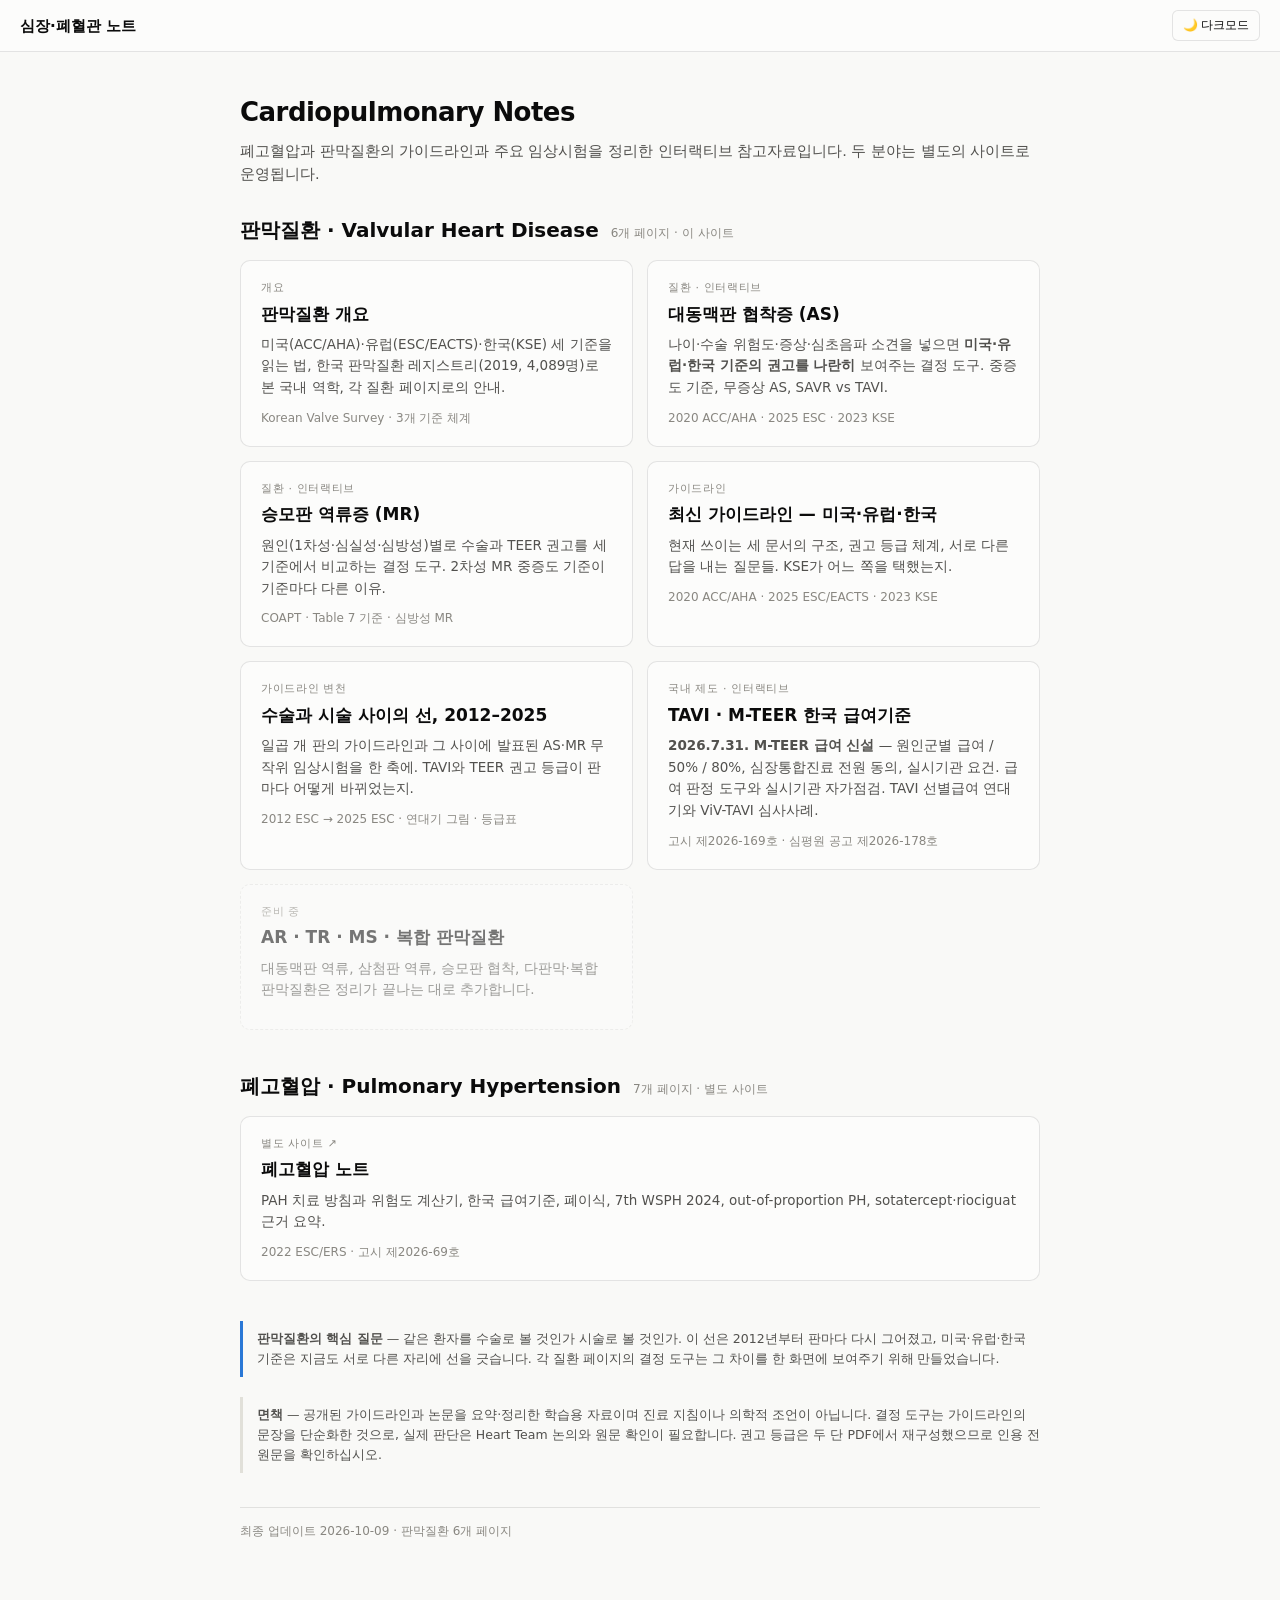
<file: index.html>
<!DOCTYPE html>
<html lang="ko">
<head>
<meta charset="UTF-8">
<meta name="robots" content="noindex, nofollow">
<meta name="viewport" content="width=device-width, initial-scale=1.0">
<title>심장·폐혈관 노트 — Cardiopulmonary Notes</title>
<meta name="description" content="폐고혈압과 판막질환 관련 가이드라인·논문 요약 및 인터랙티브 참고자료">
<link rel="stylesheet" href="assets/site.css">
</head>
<body>

<header class="top">
  <h1>심장·폐혈관 노트</h1>
  <span class="spacer"></span>
  <button id="themeToggle" type="button">🌙 다크모드</button>
</header>

<main class="narrow">
  <h2 class="page">Cardiopulmonary Notes</h2>
  <p class="lede">폐고혈압과 판막질환의 가이드라인과 주요 임상시험을 정리한 인터랙티브 참고자료입니다. 두 분야는 별도의 사이트로 운영됩니다.</p>

  <div class="category">
    <div class="category-head"><h3>판막질환 · Valvular Heart Disease</h3><span class="count">6개 페이지 · 이 사이트</span></div>
    <div class="cards">
      <a class="tile" href="vhd.html">
        <div class="k">개요</div>
        <h3>판막질환 개요</h3>
        <p>미국(ACC/AHA)·유럽(ESC/EACTS)·한국(KSE) 세 기준을 읽는 법, 한국 판막질환 레지스트리(2019, 4,089명)로 본 국내 역학, 각 질환 페이지로의 안내.</p>
        <div class="meta">Korean Valve Survey · 3개 기준 체계</div>
      </a>
      <a class="tile" href="aortic-stenosis.html">
        <div class="k">질환 · 인터랙티브</div>
        <h3>대동맥판 협착증 (AS)</h3>
        <p>나이·수술 위험도·증상·심초음파 소견을 넣으면 <b>미국·유럽·한국 기준의 권고를 나란히</b> 보여주는 결정 도구. 중증도 기준, 무증상 AS, SAVR vs TAVI.</p>
        <div class="meta">2020 ACC/AHA · 2025 ESC · 2023 KSE</div>
      </a>
      <a class="tile" href="mitral-regurgitation.html">
        <div class="k">질환 · 인터랙티브</div>
        <h3>승모판 역류증 (MR)</h3>
        <p>원인(1차성·심실성·심방성)별로 수술과 TEER 권고를 세 기준에서 비교하는 결정 도구. 2차성 MR 중증도 기준이 기준마다 다른 이유.</p>
        <div class="meta">COAPT · Table 7 기준 · 심방성 MR</div>
      </a>
      <a class="tile" href="guidelines.html">
        <div class="k">가이드라인</div>
        <h3>최신 가이드라인 — 미국·유럽·한국</h3>
        <p>현재 쓰이는 세 문서의 구조, 권고 등급 체계, 서로 다른 답을 내는 질문들. KSE가 어느 쪽을 택했는지.</p>
        <div class="meta">2020 ACC/AHA · 2025 ESC/EACTS · 2023 KSE</div>
      </a>
      <a class="tile" href="guideline-history.html">
        <div class="k">가이드라인 변천</div>
        <h3>수술과 시술 사이의 선, 2012–2025</h3>
        <p>일곱 개 판의 가이드라인과 그 사이에 발표된 AS·MR 무작위 임상시험을 한 축에. TAVI와 TEER 권고 등급이 판마다 어떻게 바뀌었는지.</p>
        <div class="meta">2012 ESC → 2025 ESC · 연대기 그림 · 등급표</div>
      </a>
      <a class="tile" href="korea-reimbursement.html">
        <div class="k">국내 제도 · 인터랙티브</div>
        <h3>TAVI · M-TEER 한국 급여기준</h3>
        <p><b>2026.7.31. M-TEER 급여 신설</b> — 원인군별 급여 / 50% / 80%, 심장통합진료 전원 동의, 실시기관 요건. 급여 판정 도구와 실시기관 자가점검. TAVI 선별급여 연대기와 ViV-TAVI 심사사례.</p>
        <div class="meta">고시 제2026-169호 · 심평원 공고 제2026-178호</div>
      </a>
      <div class="tile soon">
        <div class="k">준비 중</div>
        <h3>AR · TR · MS · 복합 판막질환</h3>
        <p>대동맥판 역류, 삼첨판 역류, 승모판 협착, 다판막·복합 판막질환은 정리가 끝나는 대로 추가합니다.</p>
      </div>
    </div>
  </div>

  <div class="category">
    <div class="category-head"><h3>폐고혈압 · Pulmonary Hypertension</h3><span class="count">7개 페이지 · 별도 사이트</span></div>
    <div class="cards">
      <a class="tile" href="https://redrice35.netlify.app/">
        <div class="k">별도 사이트 ↗</div>
        <h3>폐고혈압 노트</h3>
        <p>PAH 치료 방침과 위험도 계산기, 한국 급여기준, 폐이식, 7th WSPH 2024, out-of-proportion PH, sotatercept·riociguat 근거 요약.</p>
        <div class="meta">2022 ESC/ERS · 고시 제2026-69호</div>
      </a>
    </div>
  </div>

  <div class="note" style="border-left-color:var(--series-1)">
    <b>판막질환의 핵심 질문</b> — 같은 환자를 수술로 볼 것인가 시술로 볼 것인가. 이 선은 2012년부터 판마다 다시 그어졌고,
    미국·유럽·한국 기준은 지금도 서로 다른 자리에 선을 긋습니다. 각 질환 페이지의 결정 도구는 그 차이를 한 화면에 보여주기 위해 만들었습니다.
  </div>

  <div class="note">
    <b>면책</b> — 공개된 가이드라인과 논문을 요약·정리한 학습용 자료이며 진료 지침이나 의학적 조언이 아닙니다.
    결정 도구는 가이드라인의 문장을 단순화한 것으로, 실제 판단은 Heart Team 논의와 원문 확인이 필요합니다.
    권고 등급은 두 단 PDF에서 재구성했으므로 인용 전 원문을 확인하십시오.
  </div>

  <footer>최종 업데이트 2026-10-09 · 판막질환 6개 페이지</footer>
</main>

<script src="assets/site.js"></script>
</body>
</html>
</file>
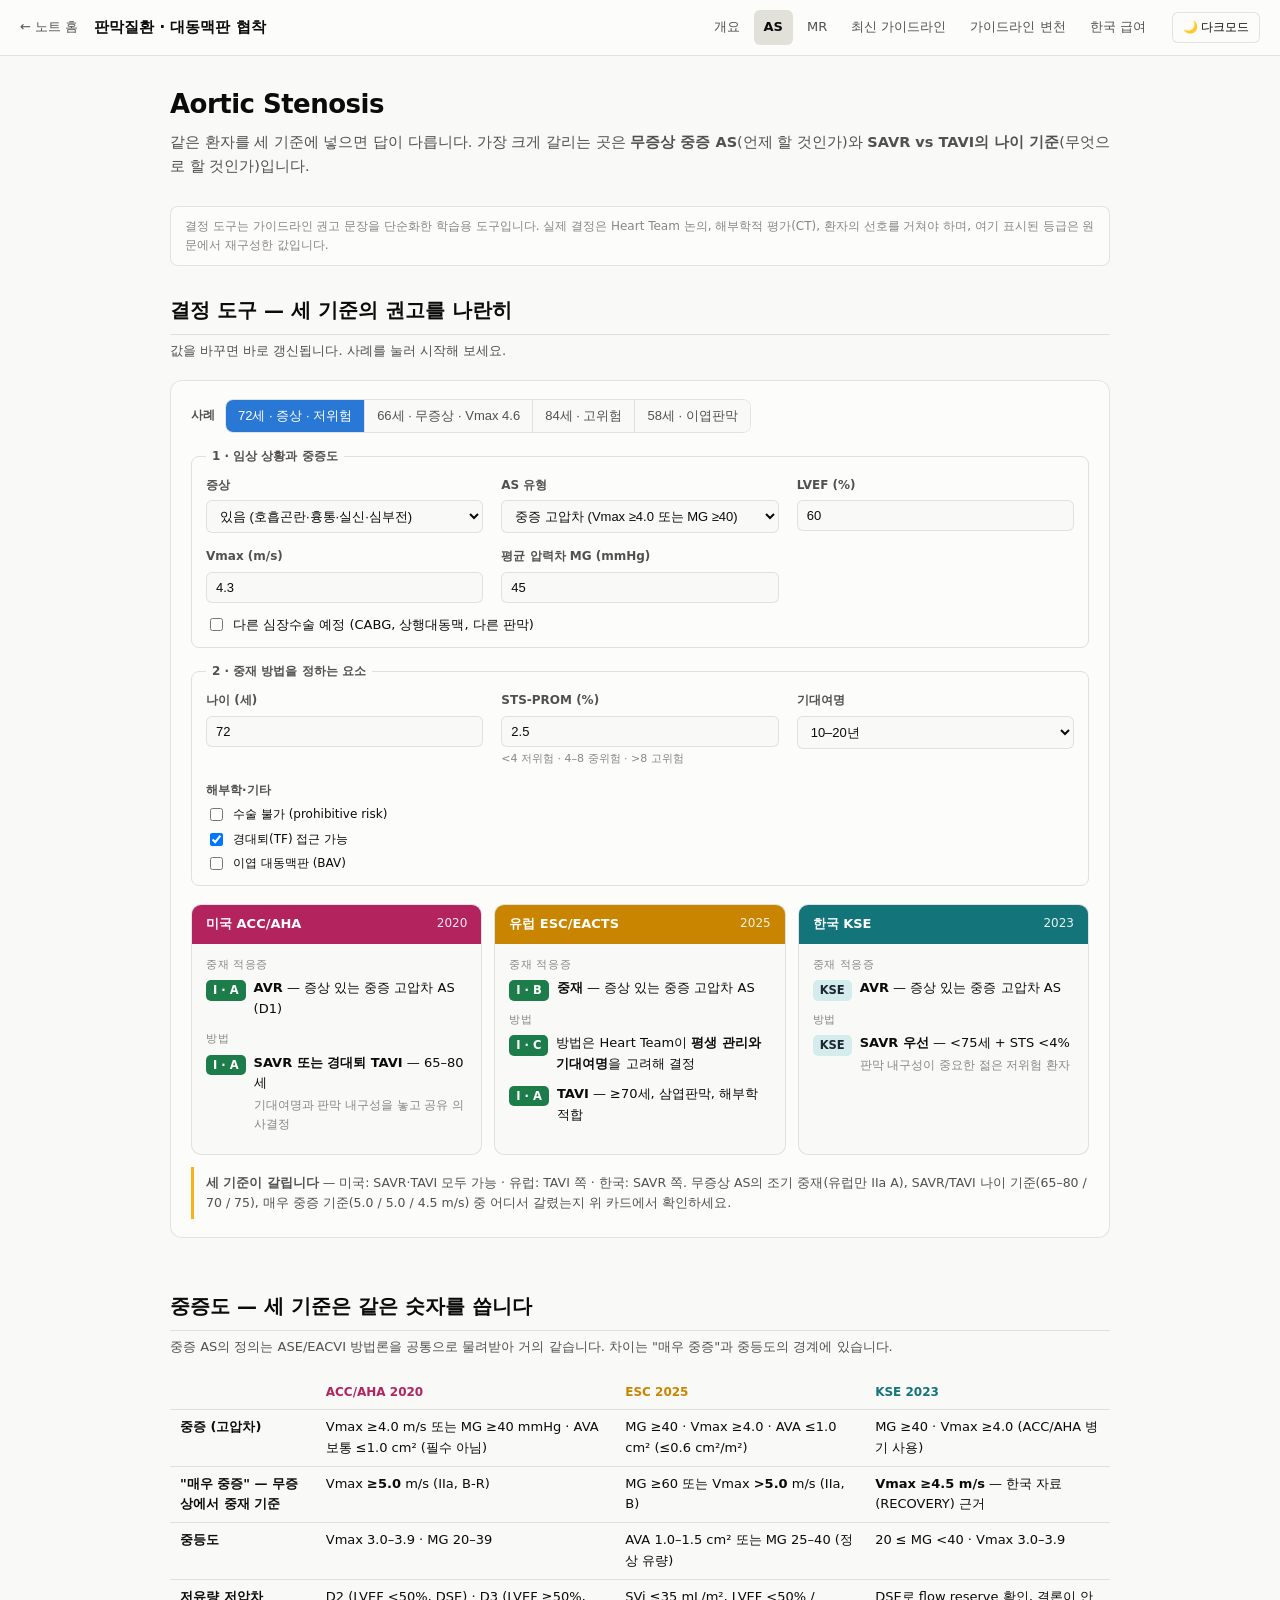
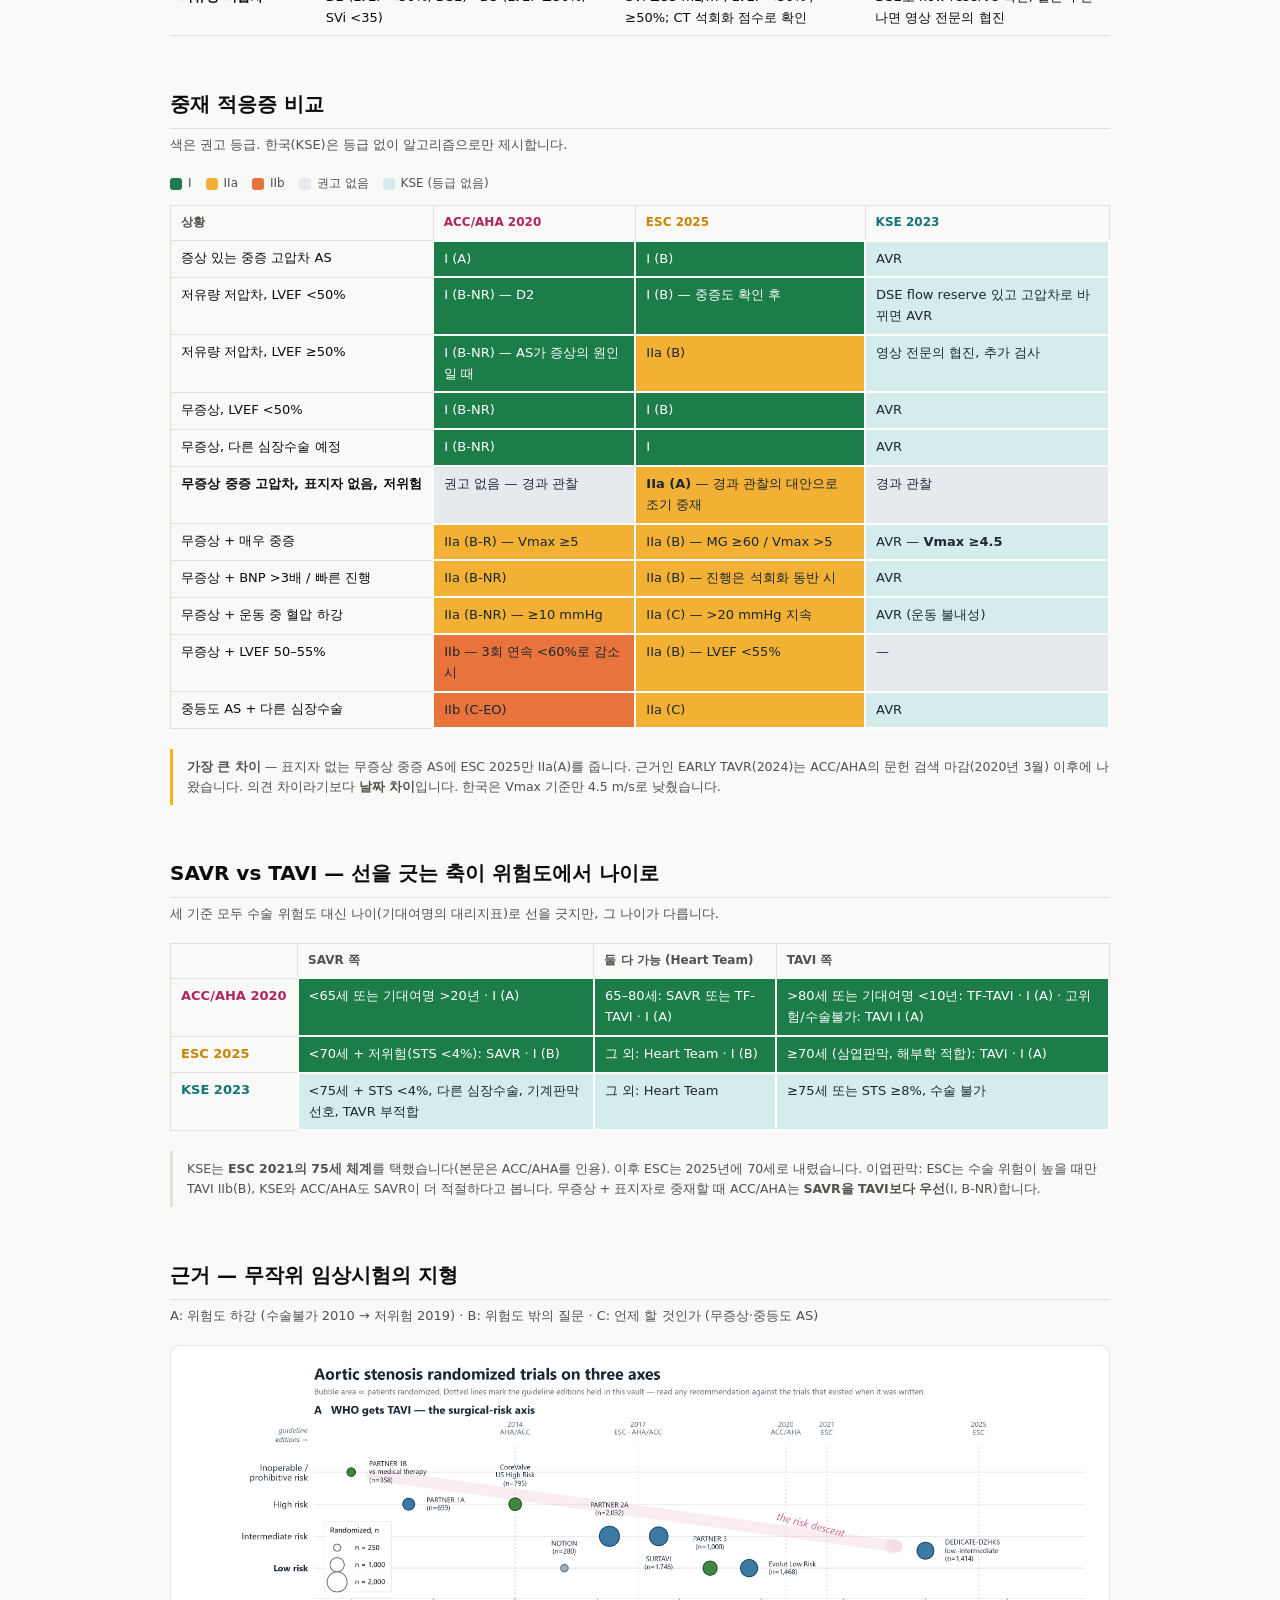
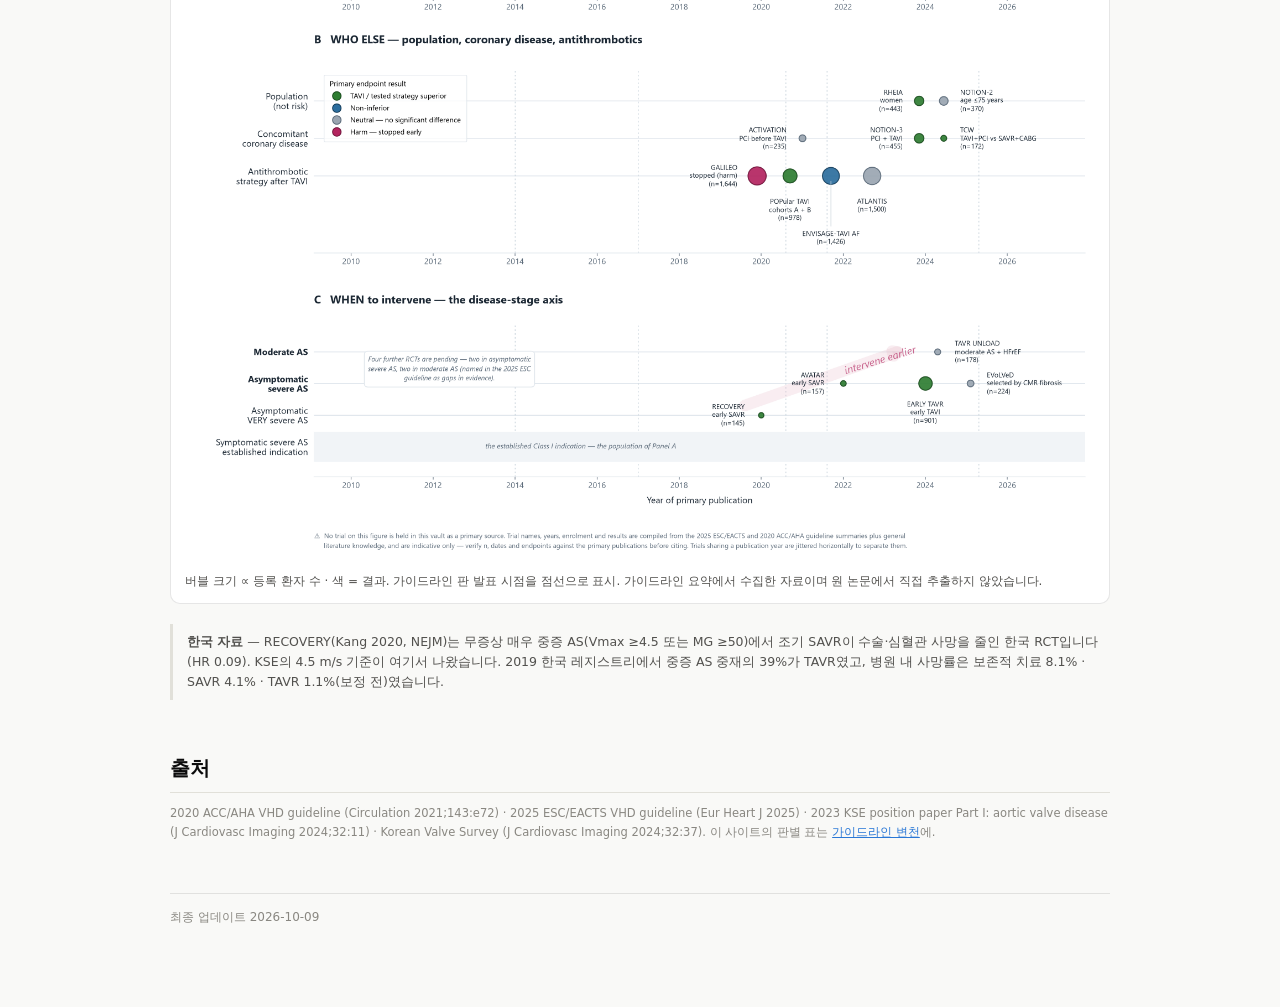
<file: aortic-stenosis.html>
<!DOCTYPE html>
<html lang="ko">
<head>
<meta charset="UTF-8">
<meta name="robots" content="noindex, nofollow">
<meta name="viewport" content="width=device-width, initial-scale=1.0">
<title>대동맥판 협착증 — 미국·유럽·한국 기준 비교</title>
<link rel="stylesheet" href="assets/site.css">
</head>
<body>

<header class="top">
  <a class="home" href="index.html">← 노트 홈</a>
  <h1>판막질환 · 대동맥판 협착</h1>
  <nav class="tabs">
    <a href="vhd.html">개요</a>
    <a href="aortic-stenosis.html" aria-current="page">AS</a>
    <a href="mitral-regurgitation.html">MR</a>
    <a href="guidelines.html">최신 가이드라인</a>
    <a href="guideline-history.html">가이드라인 변천</a>
    <a href="korea-reimbursement.html">한국 급여</a>
  </nav>
  <button id="themeToggle" type="button">🌙 다크모드</button>
</header>

<main>
  <h2 class="page">Aortic Stenosis</h2>
  <p class="lede">같은 환자를 세 기준에 넣으면 답이 다릅니다. 가장 크게 갈리는 곳은 <b>무증상 중증 AS</b>(언제 할 것인가)와
    <b>SAVR vs TAVI의 나이 기준</b>(무엇으로 할 것인가)입니다.</p>
  <div class="disclaimer">결정 도구는 가이드라인 권고 문장을 단순화한 학습용 도구입니다. 실제 결정은 Heart Team 논의, 해부학적 평가(CT), 환자의 선호를 거쳐야 하며, 여기 표시된 등급은 원문에서 재구성한 값입니다.</div>

  <!-- ============================================================ tool -->
  <section id="tool">
    <h2>결정 도구 — 세 기준의 권고를 나란히</h2>
    <p class="subtitle">값을 바꾸면 바로 갱신됩니다. 사례를 눌러 시작해 보세요.</p>

    <div class="tool">
      <div style="display:flex;gap:10px;flex-wrap:wrap;align-items:center;margin-bottom:14px">
        <span style="font-size:12px;color:var(--text-secondary);font-weight:600">사례</span>
        <div class="seg" id="presets">
          <button type="button" data-p="p1">72세 · 증상 · 저위험</button>
          <button type="button" data-p="p2">66세 · 무증상 · Vmax 4.6</button>
          <button type="button" data-p="p3">84세 · 고위험</button>
          <button type="button" data-p="p4">58세 · 이엽판막</button>
        </div>
      </div>

      <fieldset><legend>1 · 임상 상황과 중증도</legend>
        <div class="tool-grid">
          <div class="field"><label for="sym">증상</label>
            <select id="sym">
              <option value="sym">있음 (호흡곤란·흉통·실신·심부전)</option>
              <option value="exsym">운동부하검사에서만 증상</option>
              <option value="asym">없음 (운동검사 정상 또는 미시행)</option>
            </select></div>
          <div class="field"><label for="phen">AS 유형</label>
            <select id="phen">
              <option value="hg">중증 고압차 (Vmax ≥4.0 또는 MG ≥40)</option>
              <option value="lflgr">저유량 저압차, LVEF &lt;50% (classical)</option>
              <option value="lflgp">저유량 저압차, LVEF ≥50% (paradoxical)</option>
              <option value="mod">중등도 AS</option>
            </select></div>
          <div class="field"><label for="lvef">LVEF (%)</label><input id="lvef" type="number" min="10" max="80" step="1"></div>
          <div class="field cond" data-show="phen=hg"><label for="vmax">Vmax (m/s)</label><input id="vmax" type="number" min="2" max="7" step="0.1"></div>
          <div class="field cond" data-show="phen=hg"><label for="mg">평균 압력차 MG (mmHg)</label><input id="mg" type="number" min="10" max="120" step="1"></div>
          <div class="field cond" data-show="phen=lflgr"><label for="flowres">Dobutamine 부하 — flow reserve</label>
            <select id="flowres"><option value="yes">있음, 중증 AS로 확인</option><option value="no">없음 / 결론 못 냄</option><option value="nd">미시행</option></select></div>
        </div>
        <div class="cond" data-show="sym=asym" style="margin-top:12px">
          <div class="field"><span class="lab">무증상 환자의 위험 표지자</span>
            <div class="checks" style="display:grid;grid-template-columns:repeat(auto-fit,minmax(260px,1fr))">
              <label><input type="checkbox" id="bnp"> BNP/NT-proBNP &gt;3배 (반복 측정)</label>
              <label><input type="checkbox" id="prog"> Vmax 진행 ≥0.3 m/s/년</label>
              <label><input type="checkbox" id="calc"> 심한 판막 석회화 (CT)</label>
              <label><input type="checkbox" id="extol"> 운동검사에서 운동능력 저하</label>
              <label><input type="checkbox" id="lvdecl"> LVEF가 3회 연속 검사에서 &lt;60%로 감소</label>
            </div></div>
          <div class="field" style="max-width:260px;margin-top:10px"><label for="bpfall">운동 중 수축기 혈압 하강</label>
            <select id="bpfall"><option value="0">없음 / 미시행</option><option value="10">10–20 mmHg</option><option value="20">&gt;20 mmHg (지속)</option></select></div>
        </div>
        <div class="checks" style="margin-top:12px">
          <label><input type="checkbox" id="osurg"> 다른 심장수술 예정 (CABG, 상행대동맥, 다른 판막)</label>
        </div>
      </fieldset>

      <fieldset><legend>2 · 중재 방법을 정하는 요소</legend>
        <div class="tool-grid">
          <div class="field"><label for="age">나이 (세)</label><input id="age" type="number" min="18" max="100" step="1"></div>
          <div class="field"><label for="sts">STS-PROM (%)</label><input id="sts" type="number" min="0" max="50" step="0.5">
            <div class="hint">&lt;4 저위험 · 4–8 중위험 · &gt;8 고위험</div></div>
          <div class="field"><label for="le">기대여명</label>
            <select id="le"><option value="gt20">&gt;20년</option><option value="10to20">10–20년</option><option value="lt10">&lt;10년</option><option value="lt1">&lt;1년 또는 삶의 질 개선 기대 어려움</option></select></div>
          <div class="field"><span class="lab">해부학·기타</span>
            <div class="checks">
              <label><input type="checkbox" id="inop"> 수술 불가 (prohibitive risk)</label>
              <label><input type="checkbox" id="tf" checked> 경대퇴(TF) 접근 가능</label>
              <label><input type="checkbox" id="bav"> 이엽 대동맥판 (BAV)</label>
            </div></div>
        </div>
      </fieldset>

      <div class="verdicts" id="verdicts"></div>
      <div class="diffbox" id="diff"></div>
    </div>
  </section>

  <!-- ============================================================ severity -->
  <section id="severity">
    <h2>중증도 — 세 기준은 같은 숫자를 씁니다</h2>
    <p class="subtitle">중증 AS의 정의는 ASE/EACVI 방법론을 공통으로 물려받아 거의 같습니다. 차이는 "매우 중증"과 중등도의 경계에 있습니다.</p>
    <div class="table-wrap"><table>
      <thead><tr><th></th><th><span class="lin us">ACC/AHA 2020</span></th><th><span class="lin eu">ESC 2025</span></th><th><span class="lin kr">KSE 2023</span></th></tr></thead>
      <tbody>
        <tr><td><b>중증 (고압차)</b></td><td>Vmax ≥4.0 m/s 또는 MG ≥40 mmHg · AVA 보통 ≤1.0 cm² (필수 아님)</td><td>MG ≥40 · Vmax ≥4.0 · AVA ≤1.0 cm² (≤0.6 cm²/m²)</td><td>MG ≥40 · Vmax ≥4.0 (ACC/AHA 병기 사용)</td></tr>
        <tr><td><b>"매우 중증" — 무증상에서 중재 기준</b></td><td>Vmax <b>≥5.0</b> m/s (IIa, B-R)</td><td>MG ≥60 또는 Vmax <b>&gt;5.0</b> m/s (IIa, B)</td><td><b>Vmax ≥4.5 m/s</b> — 한국 자료(RECOVERY) 근거</td></tr>
        <tr><td><b>중등도</b></td><td>Vmax 3.0–3.9 · MG 20–39</td><td>AVA 1.0–1.5 cm² 또는 MG 25–40 (정상 유량)</td><td>20 ≤ MG &lt;40 · Vmax 3.0–3.9</td></tr>
        <tr><td><b>저유량 저압차</b></td><td>D2 (LVEF &lt;50%, DSE) · D3 (LVEF ≥50%, SVi &lt;35)</td><td>SVi ≤35 mL/m², LVEF &lt;50% / ≥50%; CT 석회화 점수로 확인</td><td>DSE로 flow reserve 확인, 결론이 안 나면 영상 전문의 협진</td></tr>
      </tbody>
    </table></div>
  </section>

  <!-- ============================================================ indications -->
  <section id="indications">
    <h2>중재 적응증 비교</h2>
    <p class="subtitle">색은 권고 등급. 한국(KSE)은 등급 없이 알고리즘으로만 제시합니다.</p>
    <div class="legend">
      <span class="key"><span class="sw cls-I"></span>I</span><span class="key"><span class="sw cls-IIa"></span>IIa</span>
      <span class="key"><span class="sw cls-IIb"></span>IIb</span><span class="key"><span class="sw cls-none"></span>권고 없음</span>
      <span class="key"><span class="sw cls-KR"></span>KSE (등급 없음)</span>
    </div>
    <div class="table-wrap"><table class="grid classed">
      <thead><tr><th style="width:28%">상황</th><th><span class="lin us">ACC/AHA 2020</span></th><th><span class="lin eu">ESC 2025</span></th><th><span class="lin kr">KSE 2023</span></th></tr></thead>
      <tbody>
        <tr><td>증상 있는 중증 고압차 AS</td><td class="cls-I">I (A)</td><td class="cls-I">I (B)</td><td class="cls-KR">AVR</td></tr>
        <tr><td>저유량 저압차, LVEF &lt;50%</td><td class="cls-I">I (B-NR) — D2</td><td class="cls-I">I (B) — 중증도 확인 후</td><td class="cls-KR">DSE flow reserve 있고 고압차로 바뀌면 AVR</td></tr>
        <tr><td>저유량 저압차, LVEF ≥50%</td><td class="cls-I">I (B-NR) — AS가 증상의 원인일 때</td><td class="cls-IIa">IIa (B)</td><td class="cls-KR">영상 전문의 협진, 추가 검사</td></tr>
        <tr><td>무증상, LVEF &lt;50%</td><td class="cls-I">I (B-NR)</td><td class="cls-I">I (B)</td><td class="cls-KR">AVR</td></tr>
        <tr><td>무증상, 다른 심장수술 예정</td><td class="cls-I">I (B-NR)</td><td class="cls-I">I</td><td class="cls-KR">AVR</td></tr>
        <tr><td><b>무증상 중증 고압차, 표지자 없음, 저위험</b></td><td class="cls-none">권고 없음 — 경과 관찰</td><td class="cls-IIa"><b>IIa (A)</b> — 경과 관찰의 대안으로 조기 중재</td><td class="cls-none">경과 관찰</td></tr>
        <tr><td>무증상 + 매우 중증</td><td class="cls-IIa">IIa (B-R) — Vmax ≥5</td><td class="cls-IIa">IIa (B) — MG ≥60 / Vmax &gt;5</td><td class="cls-KR">AVR — <b>Vmax ≥4.5</b></td></tr>
        <tr><td>무증상 + BNP &gt;3배 / 빠른 진행</td><td class="cls-IIa">IIa (B-NR)</td><td class="cls-IIa">IIa (B) — 진행은 석회화 동반 시</td><td class="cls-KR">AVR</td></tr>
        <tr><td>무증상 + 운동 중 혈압 하강</td><td class="cls-IIa">IIa (B-NR) — ≥10 mmHg</td><td class="cls-IIa">IIa (C) — &gt;20 mmHg 지속</td><td class="cls-KR">AVR (운동 불내성)</td></tr>
        <tr><td>무증상 + LVEF 50–55%</td><td class="cls-IIb">IIb — 3회 연속 &lt;60%로 감소 시</td><td class="cls-IIa">IIa (B) — LVEF &lt;55%</td><td class="cls-none">—</td></tr>
        <tr><td>중등도 AS + 다른 심장수술</td><td class="cls-IIb">IIb (C-EO)</td><td class="cls-IIa">IIa (C)</td><td class="cls-KR">AVR</td></tr>
      </tbody>
    </table></div>
    <p class="note" style="border-left-color:var(--status-warning)"><b>가장 큰 차이</b> — 표지자 없는 무증상 중증 AS에 ESC 2025만 IIa(A)를 줍니다. 근거인 EARLY TAVR(2024)는 ACC/AHA의 문헌 검색 마감(2020년 3월) 이후에 나왔습니다.
      의견 차이라기보다 <b>날짜 차이</b>입니다. 한국은 Vmax 기준만 4.5 m/s로 낮췄습니다.</p>
  </section>

  <!-- ============================================================ mode -->
  <section id="mode">
    <h2>SAVR vs TAVI — 선을 긋는 축이 위험도에서 나이로</h2>
    <p class="subtitle">세 기준 모두 수술 위험도 대신 나이(기대여명의 대리지표)로 선을 긋지만, 그 나이가 다릅니다.</p>
    <div class="table-wrap"><table class="grid classed">
      <thead><tr><th></th><th>SAVR 쪽</th><th>둘 다 가능 (Heart Team)</th><th>TAVI 쪽</th></tr></thead>
      <tbody>
        <tr><td><span class="lin us">ACC/AHA 2020</span></td><td class="cls-I">&lt;65세 또는 기대여명 &gt;20년 · I (A)</td><td class="cls-I">65–80세: SAVR 또는 TF-TAVI · I (A)</td><td class="cls-I">&gt;80세 또는 기대여명 &lt;10년: TF-TAVI · I (A) · 고위험/수술불가: TAVI I (A)</td></tr>
        <tr><td><span class="lin eu">ESC 2025</span></td><td class="cls-I">&lt;70세 + 저위험(STS &lt;4%): SAVR · I (B)</td><td class="cls-I">그 외: Heart Team · I (B)</td><td class="cls-I">≥70세 (삼엽판막, 해부학 적합): TAVI · I (A)</td></tr>
        <tr><td><span class="lin kr">KSE 2023</span></td><td class="cls-KR">&lt;75세 + STS &lt;4%, 다른 심장수술, 기계판막 선호, TAVR 부적합</td><td class="cls-KR">그 외: Heart Team</td><td class="cls-KR">≥75세 또는 STS ≥8%, 수술 불가</td></tr>
      </tbody>
    </table></div>
    <p class="note">KSE는 <b>ESC 2021의 75세 체계</b>를 택했습니다(본문은 ACC/AHA를 인용). 이후 ESC는 2025년에 70세로 내렸습니다.
      이엽판막: ESC는 수술 위험이 높을 때만 TAVI IIb(B), KSE와 ACC/AHA도 SAVR이 더 적절하다고 봅니다. 무증상 + 표지자로 중재할 때 ACC/AHA는 <b>SAVR을 TAVI보다 우선</b>(I, B-NR)합니다.</p>
  </section>

  <!-- ============================================================ evidence -->
  <section id="evidence">
    <h2>근거 — 무작위 임상시험의 지형</h2>
    <p class="subtitle">A: 위험도 하강 (수술불가 2010 → 저위험 2019) · B: 위험도 밖의 질문 · C: 언제 할 것인가 (무증상·중등도 AS)</p>
    <figure class="fig"><img src="img/tavi-rct-landscape.png" alt="대동맥판 협착 무작위 임상시험: 수술 위험도, 환자군, 질환 단계의 세 축" loading="lazy">
      <figcaption>버블 크기 ∝ 등록 환자 수 · 색 = 결과. 가이드라인 판 발표 시점을 점선으로 표시. 가이드라인 요약에서 수집한 자료이며 원 논문에서 직접 추출하지 않았습니다.</figcaption></figure>
    <p class="note"><b>한국 자료</b> — RECOVERY(Kang 2020, NEJM)는 무증상 매우 중증 AS(Vmax ≥4.5 또는 MG ≥50)에서 조기 SAVR이 수술·심혈관 사망을 줄인 한국 RCT입니다(HR 0.09).
      KSE의 4.5 m/s 기준이 여기서 나왔습니다. 2019 한국 레지스트리에서 중증 AS 중재의 39%가 TAVR였고, 병원 내 사망률은 보존적 치료 8.1% · SAVR 4.1% · TAVR 1.1%(보정 전)였습니다.</p>
  </section>

  <section id="sources">
    <h2>출처</h2>
    <p class="src">2020 ACC/AHA VHD guideline (Circulation 2021;143:e72) · 2025 ESC/EACTS VHD guideline (Eur Heart J 2025) · 2023 KSE position paper Part I: aortic valve disease
      (J Cardiovasc Imaging 2024;32:11) · Korean Valve Survey (J Cardiovasc Imaging 2024;32:37). 이 사이트의 판별 표는 <a href="guideline-history.html">가이드라인 변천</a>에.</p>
  </section>
  <footer>최종 업데이트 2026-10-09</footer>
</main>

<script src="assets/site.js"></script>
<script>
(function () {
  var $ = function (id) { return document.getElementById(id); };
  var PRESETS = {
    p1: { sym:'sym', phen:'hg', lvef:60, vmax:4.3, mg:45, flowres:'yes', age:72, sts:2.5, le:'10to20', inop:false, tf:true, bav:false, osurg:false, bnp:false, prog:false, calc:false, extol:false, lvdecl:false, bpfall:'0' },
    p2: { sym:'asym', phen:'hg', lvef:62, vmax:4.6, mg:52, flowres:'yes', age:66, sts:1.5, le:'gt20', inop:false, tf:true, bav:false, osurg:false, bnp:false, prog:false, calc:true, extol:false, lvdecl:false, bpfall:'0' },
    p3: { sym:'sym', phen:'hg', lvef:45, vmax:4.1, mg:42, flowres:'yes', age:84, sts:9, le:'lt10', inop:false, tf:true, bav:false, osurg:false, bnp:false, prog:false, calc:false, extol:false, lvdecl:false, bpfall:'0' },
    p4: { sym:'sym', phen:'hg', lvef:58, vmax:4.4, mg:50, flowres:'yes', age:58, sts:1.2, le:'gt20', inop:false, tf:true, bav:true, osurg:false, bnp:false, prog:false, calc:false, extol:false, lvdecl:false, bpfall:'0' }
  };
  var IDS = ['sym','phen','lvef','vmax','mg','flowres','age','sts','le','inop','tf','bav','osurg','bnp','prog','calc','extol','lvdecl','bpfall'];

  function load(p) {
    IDS.forEach(function (k) {
      var el = $(k); if (!el) return;
      if (el.type === 'checkbox') el.checked = !!p[k]; else el.value = p[k];
    });
  }
  function read() {
    var s = {};
    IDS.forEach(function (k) {
      var el = $(k);
      s[k] = el.type === 'checkbox' ? el.checked : (el.type === 'number' ? parseFloat(el.value) : el.value);
    });
    s.bpfall = parseInt(s.bpfall, 10);
    s.symptomatic = s.sym !== 'asym';
    s.severe = s.phen !== 'mod';
    s.lowRisk = !s.inop && s.sts < 4;
    s.highRisk = s.inop || s.sts > 8;
    return s;
  }
  function rec(cls, lvl, txt, why) { return { cls: cls, lvl: lvl, txt: txt, why: why || '' }; }

  /* ---------------------------------------------------- ACC/AHA 2020 */
  function acc(s) {
    var ind = [], mode = [], marker = false, go = false;
    if (s.le === 'lt1') return { ind: [rec('I', 'C-EO', '<b>완화의료</b> (shared decision-making)', '시술 후 예상 생존 <12개월 또는 삶의 질 개선이 미미할 때')], mode: [], go: false };
    if (s.symptomatic) {
      if (s.phen === 'hg') { ind.push(rec('I', 'A', '<b>AVR</b> — 증상 있는 중증 고압차 AS (D1)', s.sym === 'exsym' ? '운동부하검사에서 나타난 증상도 D1에 포함' : '')); go = true; }
      else if (s.phen === 'lflgr') {
        if (s.flowres === 'yes') { ind.push(rec('I', 'B-NR', '<b>AVR</b> — 저유량 저압차, LVEF 저하 (D2)', 'Dobutamine 부하에서 중증 확인')); go = true; }
        else ind.push(rec('—', '', '중증도 확인 필요 — D2는 저용량 dobutamine 부하로 중증을 확인한 뒤에 I (B-NR)', 'flow reserve가 없으면 CT 석회화 점수 등으로 판단'));
      }
      else if (s.phen === 'lflgp') { ind.push(rec('I', 'B-NR', '<b>AVR</b> — 저유량 저압차, LVEF 보존 (D3)', 'AS가 증상의 가장 유력한 원인일 때')); go = true; }
      else { if (s.osurg) { ind.push(rec('IIb', 'C-EO', 'AVR 고려 — 중등도 AS + 다른 심장수술')); go = true; } else ind.push(rec('—', '', '중등도 AS 단독은 AVR 적응증 아님 — 증상의 다른 원인 평가, 경과 관찰')); }
    } else {
      if (s.severe && s.lvef < 50) { ind.push(rec('I', 'B-NR', '<b>AVR</b> — 무증상 중증 AS + LVEF <50% (C2)')); go = true; }
      if (s.severe && s.osurg) { ind.push(rec('I', 'B-NR', '<b>AVR</b> — 다른 심장수술과 동시')); go = true; }
      if (!s.severe && s.osurg) { ind.push(rec('IIb', 'C-EO', 'AVR 고려 — 중등도 AS + 다른 심장수술')); go = true; }
      if (s.phen === 'hg' && !go) {
        var m = [];
        if (s.vmax >= 5) m.push(rec('IIa', 'B-R', 'AVR — 매우 중증 (Vmax ≥5 m/s)'));
        if (s.bnp) m.push(rec('IIa', 'B-NR', 'AVR — BNP >3배'));
        if (s.prog) m.push(rec('IIa', 'B-NR', 'AVR — Vmax 진행 ≥0.3 m/s/년'));
        if (s.extol || s.bpfall >= 10) m.push(rec('IIa', 'B-NR', 'AVR — 운동 능력 저하 또는 혈압 하강 ≥10 mmHg'));
        if (s.lvdecl) m.push(rec('IIb', 'B-NR', 'AVR 고려 — LVEF가 3회 연속 <60%로 감소'));
        if (m.length && s.lowRisk) { ind = ind.concat(m); go = true; marker = true; }
        else if (m.length) ind.push(rec('—', '', '표지자가 있으나 IIa 권고는 <b>수술 저위험</b>에서만 — 경과 관찰', 'STS <4%이고 수술 가능해야 함'));
        else ind.push(rec('—', '', '<b>적응증 없음</b> — 6–12개월마다 경과 관찰', '무증상 확인을 위한 운동부하검사 IIa (B-NR). 표지자 없는 무증상 AS에 대한 권고 자체가 없음'));
      } else if (!go) ind.push(rec('—', '', '적응증 없음 — 경과 관찰'));
    }
    if (go) {
      if (s.osurg) mode.push(rec('I', '', '<b>SAVR</b> — 예정된 심장수술과 동시에'));
      else if (marker) mode.push(rec('I', 'B-NR', '<b>SAVR</b>을 TAVI보다 우선', '무증상 + 표지자(IIa 적응증)로 중재할 때'));
      else if (s.highRisk) mode.push(rec('I', 'A', '<b>TAVI</b> — 고위험/수술 불가', '시술 후 생존 >12개월, 삶의 질 수용 가능할 때'));
      else if (s.age < 65 || s.le === 'gt20') mode.push(rec('I', 'A', '<b>SAVR</b> — <65세 또는 기대여명 >20년'));
      else if (s.age > 80 || s.le === 'lt10') mode.push(s.tf ? rec('I', 'A', '<b>경대퇴 TAVI</b>를 SAVR보다 우선 — >80세 또는 기대여명 <10년') : rec('—', '', 'TF 접근 불가 — SAVR(수술 가능 시) 또는 대체 경로 TAVI를 Heart Team이 결정'));
      else mode.push(s.tf ? rec('I', 'A', '<b>SAVR 또는 경대퇴 TAVI</b> — 65–80세', '기대여명과 판막 내구성을 놓고 공유 의사결정') : rec('I', 'A', '<b>SAVR</b> — TF 접근이 부적합할 때'));
      if (s.bav) mode.push(rec('—', '', '이엽판막: 주요 TAVI 시험에서 제외됨 — 해부학이 불리하면 SAVR', ''));
    }
    return { ind: ind, mode: mode, go: go };
  }

  /* ---------------------------------------------------- ESC 2025 */
  function esc(s) {
    var ind = [], mode = [], go = false;
    if (s.le === 'lt1') return { ind: [rec('—', '', '기대여명 <1년 — 중재로 삶의 질 개선이 어려우면 완화 치료 (등급 있는 권고 없음)')], mode: [], go: false };
    if (s.symptomatic) {
      if (s.phen === 'hg') { ind.push(rec('I', 'B', '<b>중재</b> — 증상 있는 중증 고압차 AS', s.sym === 'exsym' ? '운동검사에서 증상이 나타나면 증상 있는 환자로 취급' : '')); go = true; }
      else if (s.phen === 'lflgr') {
        if (s.flowres === 'yes') { ind.push(rec('I', 'B', '<b>중재</b> — 저유량 저압차, LVEF <50%', '중증도 확인 후')); go = true; }
        else ind.push(rec('—', '', '중증도 확인 필요 — CT 대동맥판 석회화 점수 등으로 확인한 뒤 I (B)'));
      }
      else if (s.phen === 'lflgp') { ind.push(rec('IIa', 'B', '<b>중재</b> — 저유량 저압차, LVEF ≥50%', '중증도 확인 후')); go = true; }
      else { if (s.osurg) { ind.push(rec('IIa', 'C', 'SAVR — 중등도 AS + CABG/대동맥 수술')); go = true; } else ind.push(rec('—', '', '중등도 AS 단독은 중재 적응증 아님')); }
    } else {
      if (s.severe && s.lvef < 50) { ind.push(rec('I', 'B', '<b>중재</b> — 무증상 중증 AS + LVEF <50%')); go = true; }
      if (s.severe && s.osurg) { ind.push(rec('I', '', '<b>SAVR</b> — CABG/상행대동맥 수술과 동시')); go = true; }
      if (!s.severe && s.osurg) { ind.push(rec('IIa', 'C', 'SAVR — 중등도 AS + CABG/대동맥 수술')); go = true; }
      if (s.severe && !go) {
        if (s.bpfall >= 20) { ind.push(rec('IIa', 'C', '중재 — 운동 중 혈압 하강 >20 mmHg 지속')); go = true; }
        if (s.phen === 'hg' && s.lvef >= 50) {
          if (s.lowRisk) {
            var m = [];
            if (s.vmax > 5 || s.mg >= 60) m.push('매우 중증 (MG ≥60 / Vmax >5)');
            if (s.calc && s.prog) m.push('심한 석회화 + 진행 ≥0.3 m/s/년');
            if (s.bnp) m.push('BNP >3배');
            if (s.lvef < 55) m.push('LVEF <55%');
            if (m.length) ind.push(rec('IIa', 'B', '중재 — ' + m.join(', ')));
            ind.push(rec('IIa', 'A', '<b>조기 중재</b> — 면밀한 경과 관찰의 대안으로', '표지자 없이도 해당. 근거: EARLY TAVR, RECOVERY, AVATAR, EVoLVeD'));
            go = true;
          } else if (!go) ind.push(rec('—', '', '무증상 IIa 권고는 <b>시술 저위험</b>에서만 — 최소 6개월마다 경과 관찰'));
        } else if (!go) ind.push(rec('—', '', '적응증 없음 — 경과 관찰'));
      } else if (!go) ind.push(rec('—', '', '적응증 없음 — 경과 관찰'));
    }
    if (go) {
      mode.push(rec('I', 'C', '방법은 Heart Team이 <b>평생 관리와 기대여명</b>을 고려해 결정'));
      if (s.osurg) mode.push(rec('I', '', '<b>SAVR</b> — 예정된 수술과 동시에'));
      else if (s.bav) {
        if (!s.lowRisk) mode.push(rec('IIb', 'B', '<b>TAVI</b> — 이엽판막, 수술 위험 증가, 해부학 적합 시'));
        else mode.push(rec('—', '', '<b>SAVR</b> — 이엽판막은 TAVI 권고(IIb)가 수술 위험 증가 환자에 한정'));
      } else if (s.age >= 70) {
        mode.push(s.tf ? rec('I', 'A', '<b>TAVI</b> — ≥70세, 삼엽판막, 해부학 적합') : (s.inop ? rec('IIa', 'B', '<b>비경대퇴 TAVI</b> — 수술과 TF 모두 부적합') : rec('I', 'B', '<b>SAVR 또는 TAVI</b> — TF 부적합, Heart Team 결정')));
      } else if (s.lowRisk) mode.push(rec('I', 'B', '<b>SAVR</b> — <70세 + 수술 저위험 (STS <4%)'));
      else mode.push(s.inop && !s.tf ? rec('IIa', 'B', '<b>비경대퇴 TAVI</b> — 수술과 TF 모두 부적합') : rec('I', 'B', '<b>SAVR 또는 TAVI</b> — 나머지 환자, Heart Team 결정'));
    }
    return { ind: ind, mode: mode, go: go };
  }

  /* ---------------------------------------------------- KSE 2023 */
  function kse(s) {
    var ind = [], mode = [], go = false;
    if (s.le === 'lt1') return { ind: [rec('KSE', '', '기대여명이 짧으면 중재보다 증상 조절 — Heart Team에서 개별 판단')], mode: [], go: false };
    if (s.symptomatic) {
      if (s.phen === 'hg') { ind.push(rec('KSE', '', '<b>AVR</b> — 증상 있는 중증 고압차 AS', s.sym === 'exsym' ? '운동 불내성은 무증상 AVR 기준에도 포함' : '')); go = true; }
      else if (s.phen === 'lflgr') {
        if (s.flowres === 'yes') { ind.push(rec('KSE', '', '<b>AVR</b> — flow reserve 있고 고압차로 바뀐 LEF LF-LG AS')); go = true; }
        else ind.push(rec('KSE', '', '결론 못 냄 — 영상 전문의 협진, TEE·CT 석회화 점수·CMR'));
      }
      else if (s.phen === 'lflgp') ind.push(rec('KSE', '', 'NEF LF-LG AS — 영상 전문의 협진, CT 석회화 점수 등 추가 검사 후 결정'));
      else { if (s.osurg) { ind.push(rec('KSE', '', '<b>AVR</b> — 중등도 AS + 다른 심장수술')); go = true; } else ind.push(rec('KSE', '', '중등도 AS — 경과 관찰')); }
    } else {
      if (s.phen === 'hg') {
        var t = [];
        if (s.lvef < 50) t.push('LVEF <50%');
        if (s.osurg) t.push('다른 심장수술');
        if (s.extol || s.bpfall > 0) t.push('운동 불내성');
        if (s.vmax >= 4.5) t.push('<b>Vmax ≥4.5 m/s</b>');
        if (s.bnp) t.push('BNP >3배');
        if (s.prog) t.push('빠른 진행');
        if (t.length) { ind.push(rec('KSE', '', '<b>AVR</b> — ' + t.join(', '), '알고리즘에 수술 위험도 조건은 없음')); go = true; }
        else ind.push(rec('KSE', '', '경과 관찰 — 촉발 요인 없음'));
      } else if (!s.severe && s.osurg) { ind.push(rec('KSE', '', '<b>AVR</b> — 중등도 AS + 다른 심장수술')); go = true; }
      else ind.push(rec('KSE', '', s.severe ? '무증상 저압차 AS — 알고리즘에 경로 없음, 개별 평가' : '중등도 AS — 경과 관찰'));
    }
    if (go) {
      if (s.osurg) mode.push(rec('KSE', '', '<b>SAVR 우선</b> — 다른 심장수술 필요'));
      else if (s.bav) mode.push(rec('KSE', '', '<b>SAVR이 더 적절</b> — 이엽판막', '국내 BAV·TAVR 연구는 인용만, 수치 없음'));
      else if (s.age >= 75 || s.sts >= 8 || s.inop) mode.push(rec('KSE', '', '<b>TAVR 우선</b> — ≥75세, STS ≥8% 또는 수술 불가', s.tf ? '경대퇴 접근이 가능하면 특히' : 'TF 접근 불가 — 대체 경로 여부를 Heart Team이 판단'));
      else if (s.age < 75 && s.sts < 4) mode.push(rec('KSE', '', '<b>SAVR 우선</b> — <75세 + STS <4%', '판막 내구성이 중요한 젊은 저위험 환자'));
      else mode.push(rec('KSE', '', '<b>SAVR 또는 TAVR</b> — 그 외 환자, Heart Team'));
    }
    return { ind: ind, mode: mode, go: go };
  }

  function renderRecs(list) {
    return list.map(function (r) {
      var c = r.cls === '—' ? '<span class="chip cls-none">—</span>' : (r.cls === 'KSE' ? '<span class="chip cls-KR">KSE</span>' : chip(r.cls, r.lvl));
      return '<div class="rec">' + c + '<div class="txt">' + r.txt + (r.why ? '<span class="why">' + r.why + '</span>' : '') + '</div></div>';
    }).join('');
  }
  function card(cls, name, ed, r) {
    return '<div class="verdict ' + cls + '"><div class="vh"><span>' + name + '</span><span class="ed">' + ed + '</span></div><div class="vb">' +
      '<div class="step">중재 적응증</div>' + renderRecs(r.ind) +
      (r.mode.length ? '<div class="step">방법</div>' + renderRecs(r.mode) : '') + '</div></div>';
  }
  /* Which way does a guideline lean? Read only its main mode recommendation
     (skip ESC's generic Heart-Team line and caveat notes), then use word order:
     "A 또는 B" = either; whichever of SAVR / TAVI(TAVR) is named first wins. */
  function summary(r) {
    if (!r.go) return 'none';
    var main = r.mode.filter(function (m) { return !/평생 관리와 기대여명/.test(m.txt) && !/^이엽판막:/.test(m.txt); })[0];
    if (!main) return 'either';
    var t = main.txt.replace(/<[^>]+>/g, '');
    var head = t.split('—')[0];                     // the recommendation itself, not its criteria
    if (!/SAVR|TAVI|TAVR/.test(head)) head = t;
    var both = /SAVR/.test(head) && /TAVI|TAVR/.test(head);
    if (both && !/보다/.test(head)) return 'either';
    var iS = head.search(/SAVR/), iT = head.search(/TAVI|TAVR/);
    if (iT >= 0 && (iS < 0 || iT < iS)) return 'tavi';
    if (iS >= 0) return 'savr';
    return 'either';
  }
  var LABEL = { none: '중재 안 함', tavi: 'TAVI 쪽', savr: 'SAVR 쪽', either: 'SAVR·TAVI 모두 가능' };

  function update() {
    var s = read();
    document.querySelectorAll('.cond').forEach(function (el) {
      var kv = el.getAttribute('data-show').split('='); el.hidden = s[kv[0]] !== kv[1];
    });
    var a = acc(s), e = esc(s), k = kse(s);
    $('verdicts').innerHTML = card('us', '미국 ACC/AHA', '2020', a) + card('eu', '유럽 ESC/EACTS', '2025', e) + card('kr', '한국 KSE', '2023', k);
    var sa = summary(a), se = summary(e), sk = summary(k);
    var d = $('diff');
    if (sa === se && se === sk) { d.innerHTML = '<b>세 기준의 방향이 같습니다</b> — ' + LABEL[sa] + '.'; }
    else d.innerHTML = '<b>세 기준이 갈립니다</b> — 미국: ' + LABEL[sa] + ' · 유럽: ' + LABEL[se] + ' · 한국: ' + LABEL[sk] +
      '. 무증상 AS의 조기 중재(유럽만 IIa A), SAVR/TAVI 나이 기준(65–80 / 70 / 75), 매우 중증 기준(5.0 / 5.0 / 4.5 m/s) 중 어디서 갈렸는지 위 카드에서 확인하세요.';
  }

  IDS.forEach(function (k) { var el = $(k); el.addEventListener(el.type === 'number' ? 'input' : 'change', update); });
  document.querySelectorAll('#presets button').forEach(function (b) {
    b.addEventListener('click', function () {
      document.querySelectorAll('#presets button').forEach(function (x) { x.setAttribute('aria-pressed', 'false'); });
      b.setAttribute('aria-pressed', 'true'); load(PRESETS[b.getAttribute('data-p')]); update();
    });
  });
  var start = document.querySelector('#presets button[data-p="' + location.hash.slice(1) + '"]') || document.querySelector('#presets button');
  start.click();
})();
</script>
</body>
</html>
</file>
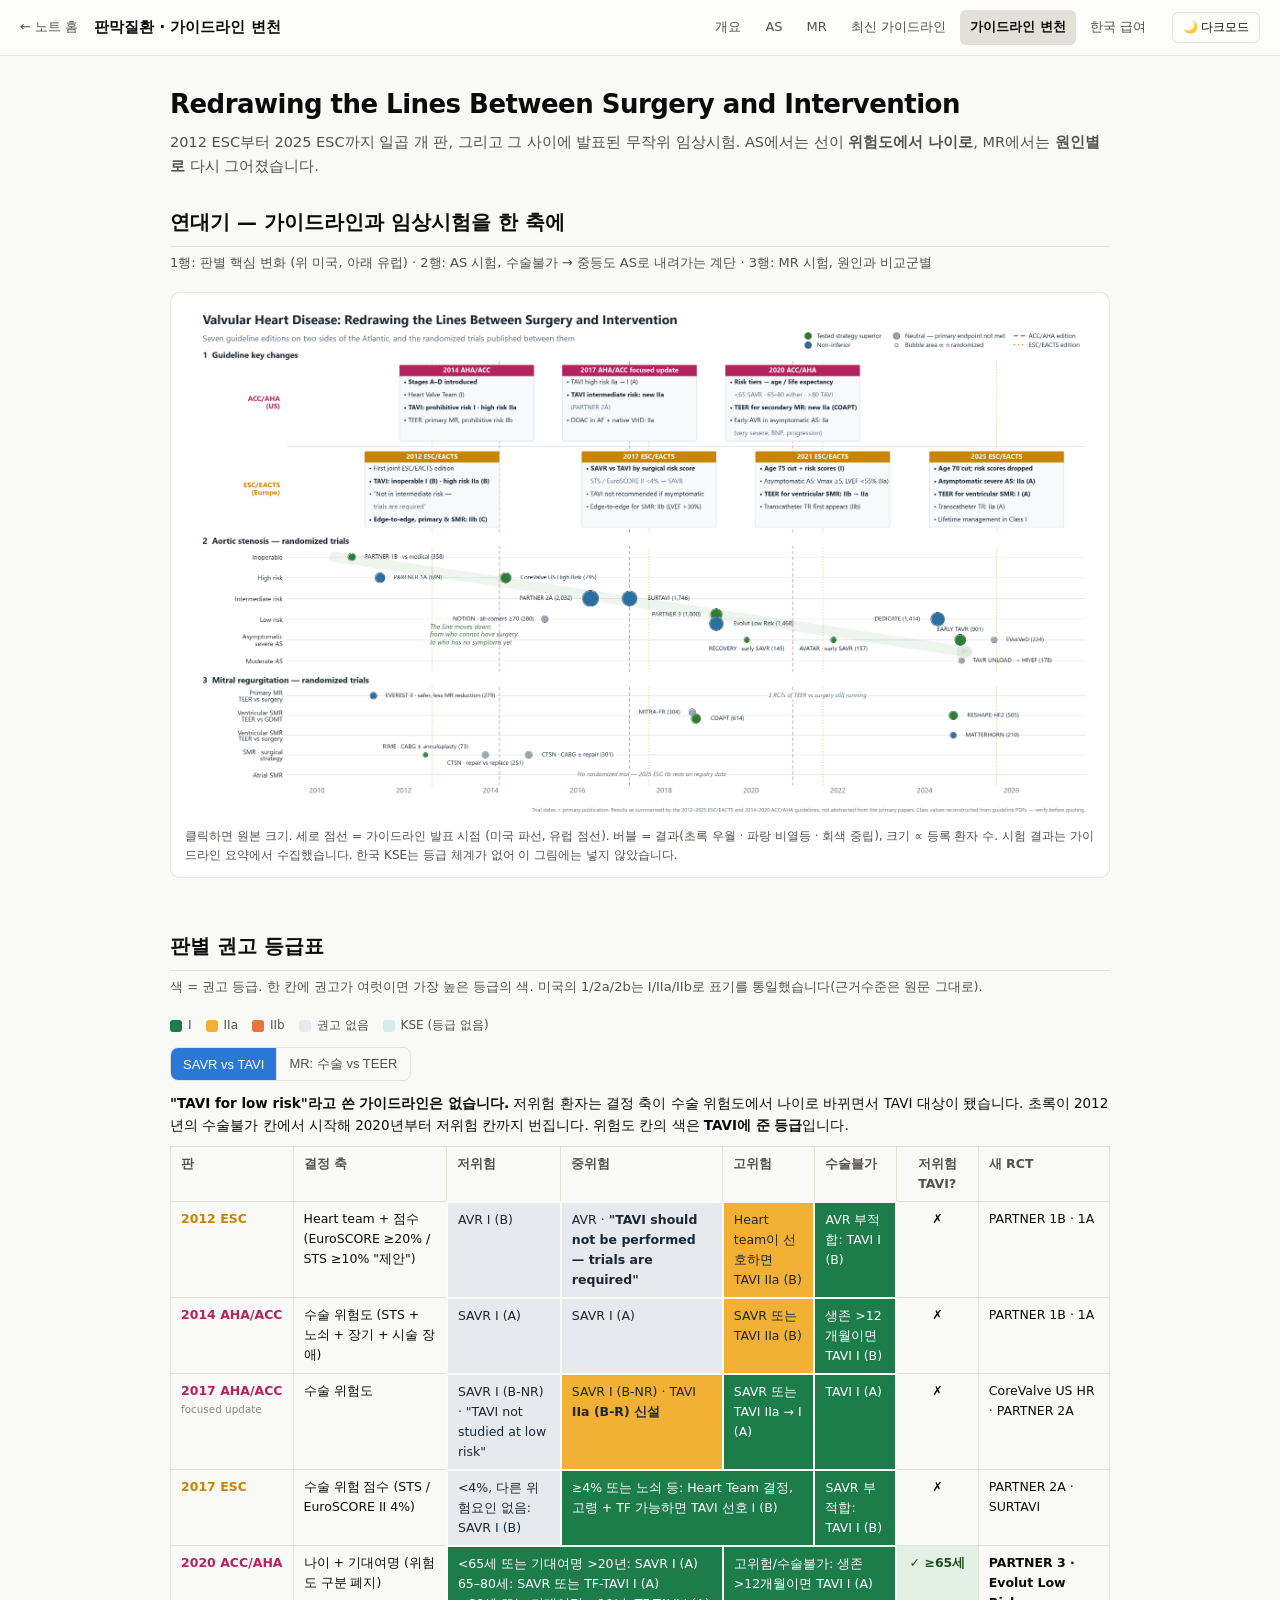
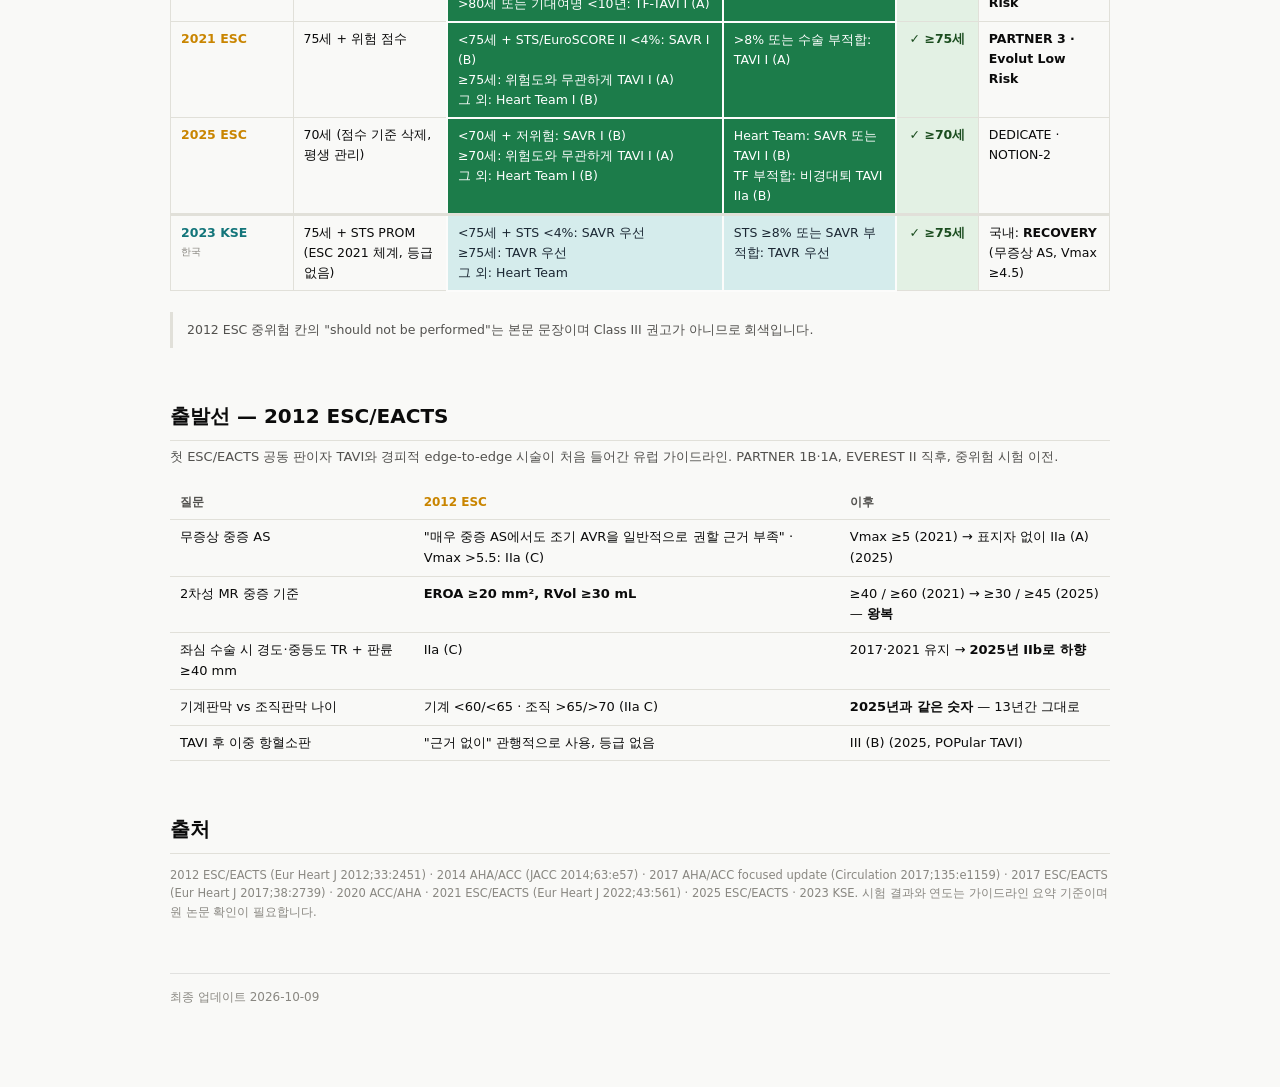
<file: guideline-history.html>
<!DOCTYPE html>
<html lang="ko">
<head>
<meta charset="UTF-8">
<meta name="robots" content="noindex, nofollow">
<meta name="viewport" content="width=device-width, initial-scale=1.0">
<title>가이드라인 변천 2012–2025 — 수술과 시술 사이의 선</title>
<link rel="stylesheet" href="assets/site.css">
<style>
  table.ed td, table.ed th { font-size:12.5px; }
  table.ed td.edn { font-weight:700; white-space:nowrap; }
  table.ed td.edn small { display:block; font-weight:400; color:var(--text-muted); }
  table.ed td.flag { text-align:center; font-weight:700; white-space:nowrap; }
  table.ed td.flag.yes { background:#e3f1e4; color:#1b4d1f; }
  :root[data-theme="dark"] table.ed td.flag.yes { background:#1f3a24; color:#bfe6c4; }
  table.ed th.teer { background:#3d2c8d; color:#fff; }
  table.ed tr.kse td { border-top:3px solid var(--grid); }
</style>
</head>
<body>

<header class="top">
  <a class="home" href="index.html">← 노트 홈</a>
  <h1>판막질환 · 가이드라인 변천</h1>
  <nav class="tabs">
    <a href="vhd.html">개요</a>
    <a href="aortic-stenosis.html">AS</a>
    <a href="mitral-regurgitation.html">MR</a>
    <a href="guidelines.html">최신 가이드라인</a>
    <a href="guideline-history.html" aria-current="page">가이드라인 변천</a>
    <a href="korea-reimbursement.html">한국 급여</a>
  </nav>
  <button id="themeToggle" type="button">🌙 다크모드</button>
</header>

<main>
  <h2 class="page">Redrawing the Lines Between Surgery and Intervention</h2>
  <p class="lede">2012 ESC부터 2025 ESC까지 일곱 개 판, 그리고 그 사이에 발표된 무작위 임상시험. AS에서는 선이 <b>위험도에서 나이로</b>,
    MR에서는 <b>원인별로</b> 다시 그어졌습니다.</p>

  <section id="timeline">
    <h2>연대기 — 가이드라인과 임상시험을 한 축에</h2>
    <p class="subtitle">1행: 판별 핵심 변화 (위 미국, 아래 유럽) · 2행: AS 시험, 수술불가 → 중등도 AS로 내려가는 계단 · 3행: MR 시험, 원인과 비교군별</p>
    <figure class="fig"><a href="img/vhd-guideline-trial-timeline.png" target="_blank" rel="noopener"><img src="img/vhd-guideline-trial-timeline.png" alt="2010–2025 판막질환 가이드라인 핵심 변화와 AS·MR 무작위 임상시험 연대기"></a>
      <figcaption>클릭하면 원본 크기. 세로 점선 = 가이드라인 발표 시점 (미국 파선, 유럽 점선). 버블 = 결과(초록 우월 · 파랑 비열등 · 회색 중립), 크기 ∝ 등록 환자 수.
        시험 결과는 가이드라인 요약에서 수집했습니다. 한국 KSE는 등급 체계가 없어 이 그림에는 넣지 않았습니다.</figcaption></figure>
  </section>

  <section id="tables">
    <h2>판별 권고 등급표</h2>
    <p class="subtitle">색 = 권고 등급. 한 칸에 권고가 여럿이면 가장 높은 등급의 색. 미국의 1/2a/2b는 I/IIa/IIb로 표기를 통일했습니다(근거수준은 원문 그대로).</p>
    <div class="legend">
      <span class="key"><span class="sw cls-I"></span>I</span><span class="key"><span class="sw cls-IIa"></span>IIa</span>
      <span class="key"><span class="sw cls-IIb"></span>IIb</span><span class="key"><span class="sw cls-none"></span>권고 없음</span>
      <span class="key"><span class="sw cls-KR"></span>KSE (등급 없음)</span>
    </div>
    <div class="seg" id="tsw" style="margin-bottom:12px">
      <button type="button" data-t="tavi" aria-pressed="true">SAVR vs TAVI</button>
      <button type="button" data-t="mr" aria-pressed="false">MR: 수술 vs TEER</button>
    </div>

    <div id="t-tavi">
      <p style="font-size:13.5px;margin:0 0 10px"><b>"TAVI for low risk"라고 쓴 가이드라인은 없습니다.</b> 저위험 환자는 결정 축이 수술 위험도에서 나이로 바뀌면서 TAVI 대상이 됐습니다.
        초록이 2012년의 수술불가 칸에서 시작해 2020년부터 저위험 칸까지 번집니다. 위험도 칸의 색은 <b>TAVI에 준 등급</b>입니다.</p>
      <div class="table-wrap"><table class="grid classed ed">
        <thead><tr><th>판</th><th>결정 축</th><th>저위험</th><th>중위험</th><th>고위험</th><th>수술불가</th><th class="c">저위험 TAVI?</th><th>새 RCT</th></tr></thead>
        <tbody>
          <tr><td class="edn"><span class="lin eu">2012 ESC</span></td><td>Heart team + 점수 (EuroSCORE ≥20% / STS ≥10% "제안")</td><td class="cls-none">AVR I (B)</td><td class="cls-none">AVR · <b>"TAVI should not be performed — trials are required"</b></td><td class="cls-IIa">Heart team이 선호하면 TAVI IIa (B)</td><td class="cls-I">AVR 부적합: TAVI I (B)</td><td class="flag">✗</td><td>PARTNER 1B · 1A</td></tr>
          <tr><td class="edn"><span class="lin us">2014 AHA/ACC</span></td><td>수술 위험도 (STS + 노쇠 + 장기 + 시술 장애)</td><td class="cls-none">SAVR I (A)</td><td class="cls-none">SAVR I (A)</td><td class="cls-IIa">SAVR 또는 TAVI IIa (B)</td><td class="cls-I">생존 &gt;12개월이면 TAVI I (B)</td><td class="flag">✗</td><td>PARTNER 1B · 1A</td></tr>
          <tr><td class="edn"><span class="lin us">2017 AHA/ACC</span><small>focused update</small></td><td>수술 위험도</td><td class="cls-none">SAVR I (B-NR) · "TAVI not studied at low risk"</td><td class="cls-IIa">SAVR I (B-NR) · TAVI <b>IIa (B-R) 신설</b></td><td class="cls-I">SAVR 또는 TAVI IIa → I (A)</td><td class="cls-I">TAVI I (A)</td><td class="flag">✗</td><td>CoreValve US HR · PARTNER 2A</td></tr>
          <tr><td class="edn"><span class="lin eu">2017 ESC</span></td><td>수술 위험 점수 (STS / EuroSCORE II 4%)</td><td class="cls-none">&lt;4%, 다른 위험요인 없음: SAVR I (B)</td><td class="cls-I" colspan="2">≥4% 또는 노쇠 등: Heart Team 결정, 고령 + TF 가능하면 TAVI 선호 I (B)</td><td class="cls-I">SAVR 부적합: TAVI I (B)</td><td class="flag">✗</td><td>PARTNER 2A · SURTAVI</td></tr>
          <tr><td class="edn"><span class="lin us">2020 ACC/AHA</span></td><td>나이 + 기대여명 (위험도 구분 폐지)</td><td class="cls-I" colspan="2">&lt;65세 또는 기대여명 &gt;20년: SAVR I (A)<br>65–80세: SAVR 또는 TF-TAVI I (A)<br>&gt;80세 또는 기대여명 &lt;10년: TF-TAVI I (A)</td><td class="cls-I" colspan="2">고위험/수술불가: 생존 &gt;12개월이면 TAVI I (A)</td><td class="flag yes">✓ ≥65세</td><td><b>PARTNER 3 · Evolut Low Risk</b></td></tr>
          <tr><td class="edn"><span class="lin eu">2021 ESC</span></td><td>75세 + 위험 점수</td><td class="cls-I" colspan="2">&lt;75세 + STS/EuroSCORE II &lt;4%: SAVR I (B)<br>≥75세: 위험도와 무관하게 TAVI I (A)<br>그 외: Heart Team I (B)</td><td class="cls-I" colspan="2">&gt;8% 또는 수술 부적합: TAVI I (A)</td><td class="flag yes">✓ ≥75세</td><td><b>PARTNER 3 · Evolut Low Risk</b></td></tr>
          <tr><td class="edn"><span class="lin eu">2025 ESC</span></td><td>70세 (점수 기준 삭제, 평생 관리)</td><td class="cls-I" colspan="2">&lt;70세 + 저위험: SAVR I (B)<br>≥70세: 위험도와 무관하게 TAVI I (A)<br>그 외: Heart Team I (B)</td><td class="cls-I" colspan="2">Heart Team: SAVR 또는 TAVI I (B)<br>TF 부적합: 비경대퇴 TAVI IIa (B)</td><td class="flag yes">✓ ≥70세</td><td>DEDICATE · NOTION-2</td></tr>
          <tr class="kse"><td class="edn"><span class="lin kr">2023 KSE</span><small>한국</small></td><td>75세 + STS PROM (ESC 2021 체계, 등급 없음)</td><td class="cls-KR" colspan="2">&lt;75세 + STS &lt;4%: SAVR 우선<br>≥75세: TAVR 우선<br>그 외: Heart Team</td><td class="cls-KR" colspan="2">STS ≥8% 또는 SAVR 부적합: TAVR 우선</td><td class="flag yes">✓ ≥75세</td><td>국내: <b>RECOVERY</b> (무증상 AS, Vmax ≥4.5)</td></tr>
        </tbody>
      </table></div>
      <p class="note">2012 ESC 중위험 칸의 "should not be performed"는 본문 문장이며 Class III 권고가 아니므로 회색입니다.</p>
    </div>

    <div id="t-mr" hidden>
      <p style="font-size:13.5px;margin:0 0 10px"><b>1차성 MR 수술은 모든 판에서 Class I였습니다.</b> TEER는 심실성 2차성 MR에서만 IIb → IIa → I (2025)로 올라갔고, 1차성 MR에서는 아직 고위험 환자의 IIa에 머물러 있습니다.</p>
      <div class="table-wrap"><table class="grid classed ed">
        <thead><tr><th>판</th><th>1차성 MR · 수술 (무증상 기준)</th><th class="teer">1차성 MR · TEER</th><th>심실성 SMR · 수술</th><th class="teer">심실성 SMR · TEER</th><th>심방성 SMR</th><th>새 RCT</th></tr></thead>
        <tbody>
          <tr><td class="edn"><span class="lin eu">2012 ESC</span></td><td class="cls-I">LVESD ≥45 또는 LVEF ≤60%: I (C)<br>새 AF 또는 SPAP &gt;50: IIa (C)<br>Flail + LVESD ≥40: IIa (C)</td><td class="cls-IIb">수술불가/고위험, 기대여명 &gt;1년: IIb (C)</td><td class="cls-I">CABG 시, LVEF &gt;30%: I (C)<br>CABG 시 중등도 MR: IIa (C)</td><td class="cls-IIb">수술불가/고위험, "무작위 연구로 확인 필요": IIb (C)</td><td class="cls-none">구분 없음</td><td>EVEREST II</td></tr>
          <tr><td class="edn"><span class="lin us">2014 AHA/ACC</span></td><td class="cls-I">LVEF ≤60% 또는 LVESD ≥40: I<br>성형 &gt;95% 내구, 사망 &lt;1%: IIa</td><td class="cls-IIb">수술불가, NYHA III–IV: IIb (B)</td><td class="cls-IIa">CABG/AVR 시: IIa<br>단독, NYHA III–IV: IIb</td><td class="cls-none">—</td><td class="cls-none">구분 없음</td><td>EVEREST II · RIME</td></tr>
          <tr><td class="edn"><span class="lin us">2017 AHA/ACC</span><small>focused update</small></td><td class="cls-I">LVEF ≤60% 또는 LVESD ≥40: I (2014)<br>+ 연속 영상에서 LV 변화: IIb (C-LD)</td><td class="cls-IIb">수술불가: IIb (2014 유지)</td><td class="cls-IIa">CABG/AVR 시: IIa (2014)<br>Chordal-sparing MVR &gt; 축소 판륜성형: IIa (B-R)<br>CABG 시 중등도: IIb (B-R)</td><td class="cls-none">— "no equivalent 2017 recommendation"</td><td class="cls-none">구분 없음</td><td>CTSN severe · CTSN moderate</td></tr>
          <tr><td class="edn"><span class="lin eu">2017 ESC</span></td><td class="cls-I">LVESD ≥45 또는 LVEF ≤60%: I<br>LVESD 40–44 + flail/LA 확장: IIa</td><td class="cls-IIb">수술불가/고위험, 무익하지 않을 때: IIb</td><td class="cls-I">CABG 시, LVEF &gt;30%: I</td><td class="cls-IIb">LVEF &gt;30%, 적합한 해부학: IIb</td><td class="cls-none">구분 없음</td><td>—</td></tr>
          <tr><td class="edn"><span class="lin us">2020 ACC/AHA</span></td><td class="cls-I">LVEF ≤60% 또는 LVESD ≥40: I (B-NR)<br>성형 &gt;95% 내구: IIa</td><td class="cls-IIa">고위험/수술불가, NYHA III–IV: IIa (B-NR)</td><td class="cls-IIa">CABG 시: IIa (B-NR)<br>단독, NYHA III–IV: IIb<br>Chordal-sparing MVR: IIb (B-R)</td><td class="cls-IIa">COAPT 기준 (LVEF 20–50, LVESD ≤70, PASP ≤70): <b>IIa (B-R) 신설</b></td><td class="cls-IIb">수술, NYHA III–IV: IIb</td><td><b>COAPT</b> · MITRA-FR</td></tr>
          <tr><td class="edn"><span class="lin eu">2021 ESC</span></td><td class="cls-I">LVESD ≥40 또는 LVEF ≤60%: I<br>LVESD &lt;40 + LA 확장: IIa</td><td class="cls-IIb">수술불가/고위험: IIb (B)</td><td class="cls-I">CABG 또는 다른 수술 시: I (B) — LVEF &gt;30% 조건 삭제</td><td class="cls-IIa">반응 예측 기준 (LVEF 기준 대체): IIa (B)</td><td class="cls-none">구분 없음</td><td><b>COAPT</b> · MITRA-FR</td></tr>
          <tr><td class="edn"><span class="lin eu">2025 ESC</span></td><td class="cls-I">LVESD ≥40, LVESDi ≥20 또는 LVEF ≤60%: I (B)<br>AF/SPAP &gt;50/LAVI ≥60/TR 중 ≥3개: <b>I (B) 신설</b></td><td class="cls-IIa">고위험: IIa (B)</td><td class="cls-I">CABG 시 중증: I (B)<br>CABG 시 중등도: IIb (B)</td><td class="cls-I"><b>Table 7 기준: I (A)</b></td><td class="cls-IIa">수술 + AF 절제 + LAAO: IIa<br>수술 부적합 시 TEER: IIb</td><td><b>RESHAPE-HF2</b> · MATTERHORN</td></tr>
          <tr class="kse"><td class="edn"><span class="lin kr">2023 KSE</span><small>한국</small></td><td class="cls-KR">LVEF ≤60%, LVESD ≥40, MR 관련 AF, PASP &gt;50, LA ≥60 mL/m² 또는 ≥55 mm (ESC 2021 목록, 등급 없음)</td><td class="cls-KR">증상 + 고위험 + 해부학 적합 · MFDS 2019 승인</td><td class="cls-KR">CABG 시 "reasonable" · 중증 기준은 1차성과 같은 EROA ≥0.4 cm²</td><td class="cls-KR">COAPT 기준: "reasonable"</td><td class="cls-KR">판륜성형 + AF 절제 "can be beneficial"</td><td><b>RCT 없음</b> · 국내 TEER 연구 MR ≤2+ 94%</td></tr>
        </tbody>
      </table></div>
      <p class="note">2017 AHA/ACC 행은 바뀐 권고와 함께 2014년에서 유지된 권고를 "(2014)"로 표시했습니다. 2014 AHA/ACC와 2017 ESC의 등급 일부는 원문 대조가 필요합니다.</p>
    </div>
  </section>

  <section id="baseline">
    <h2>출발선 — 2012 ESC/EACTS</h2>
    <p class="subtitle">첫 ESC/EACTS 공동 판이자 TAVI와 경피적 edge-to-edge 시술이 처음 들어간 유럽 가이드라인. PARTNER 1B·1A, EVEREST II 직후, 중위험 시험 이전.</p>
    <div class="table-wrap"><table>
      <thead><tr><th>질문</th><th><span class="lin eu">2012 ESC</span></th><th>이후</th></tr></thead>
      <tbody>
        <tr><td>무증상 중증 AS</td><td>"매우 중증 AS에서도 조기 AVR을 일반적으로 권할 근거 부족" · Vmax &gt;5.5: IIa (C)</td><td>Vmax ≥5 (2021) → 표지자 없이 IIa (A) (2025)</td></tr>
        <tr><td>2차성 MR 중증 기준</td><td><b>EROA ≥20 mm², RVol ≥30 mL</b></td><td>≥40 / ≥60 (2021) → ≥30 / ≥45 (2025) — <b>왕복</b></td></tr>
        <tr><td>좌심 수술 시 경도·중등도 TR + 판륜 ≥40 mm</td><td>IIa (C)</td><td>2017·2021 유지 → <b>2025년 IIb로 하향</b></td></tr>
        <tr><td>기계판막 vs 조직판막 나이</td><td>기계 &lt;60/&lt;65 · 조직 &gt;65/&gt;70 (IIa C)</td><td><b>2025년과 같은 숫자</b> — 13년간 그대로</td></tr>
        <tr><td>TAVI 후 이중 항혈소판</td><td>"근거 없이" 관행적으로 사용, 등급 없음</td><td>III (B) (2025, POPular TAVI)</td></tr>
      </tbody>
    </table></div>
  </section>

  <section id="sources">
    <h2>출처</h2>
    <p class="src">2012 ESC/EACTS (Eur Heart J 2012;33:2451) · 2014 AHA/ACC (JACC 2014;63:e57) · 2017 AHA/ACC focused update (Circulation 2017;135:e1159) · 2017 ESC/EACTS (Eur Heart J 2017;38:2739) ·
      2020 ACC/AHA · 2021 ESC/EACTS (Eur Heart J 2022;43:561) · 2025 ESC/EACTS · 2023 KSE. 시험 결과와 연도는 가이드라인 요약 기준이며 원 논문 확인이 필요합니다.</p>
  </section>
  <footer>최종 업데이트 2026-10-09</footer>
</main>

<script src="assets/site.js"></script>
<script>
document.querySelectorAll('#tsw button').forEach(function (b) {
  b.addEventListener('click', function () {
    document.querySelectorAll('#tsw button').forEach(function (x) { x.setAttribute('aria-pressed', 'false'); });
    b.setAttribute('aria-pressed', 'true');
    var t = b.getAttribute('data-t');
    document.getElementById('t-tavi').hidden = t !== 'tavi';
    document.getElementById('t-mr').hidden = t !== 'mr';
  });
});
</script>
</body>
</html>
</file>
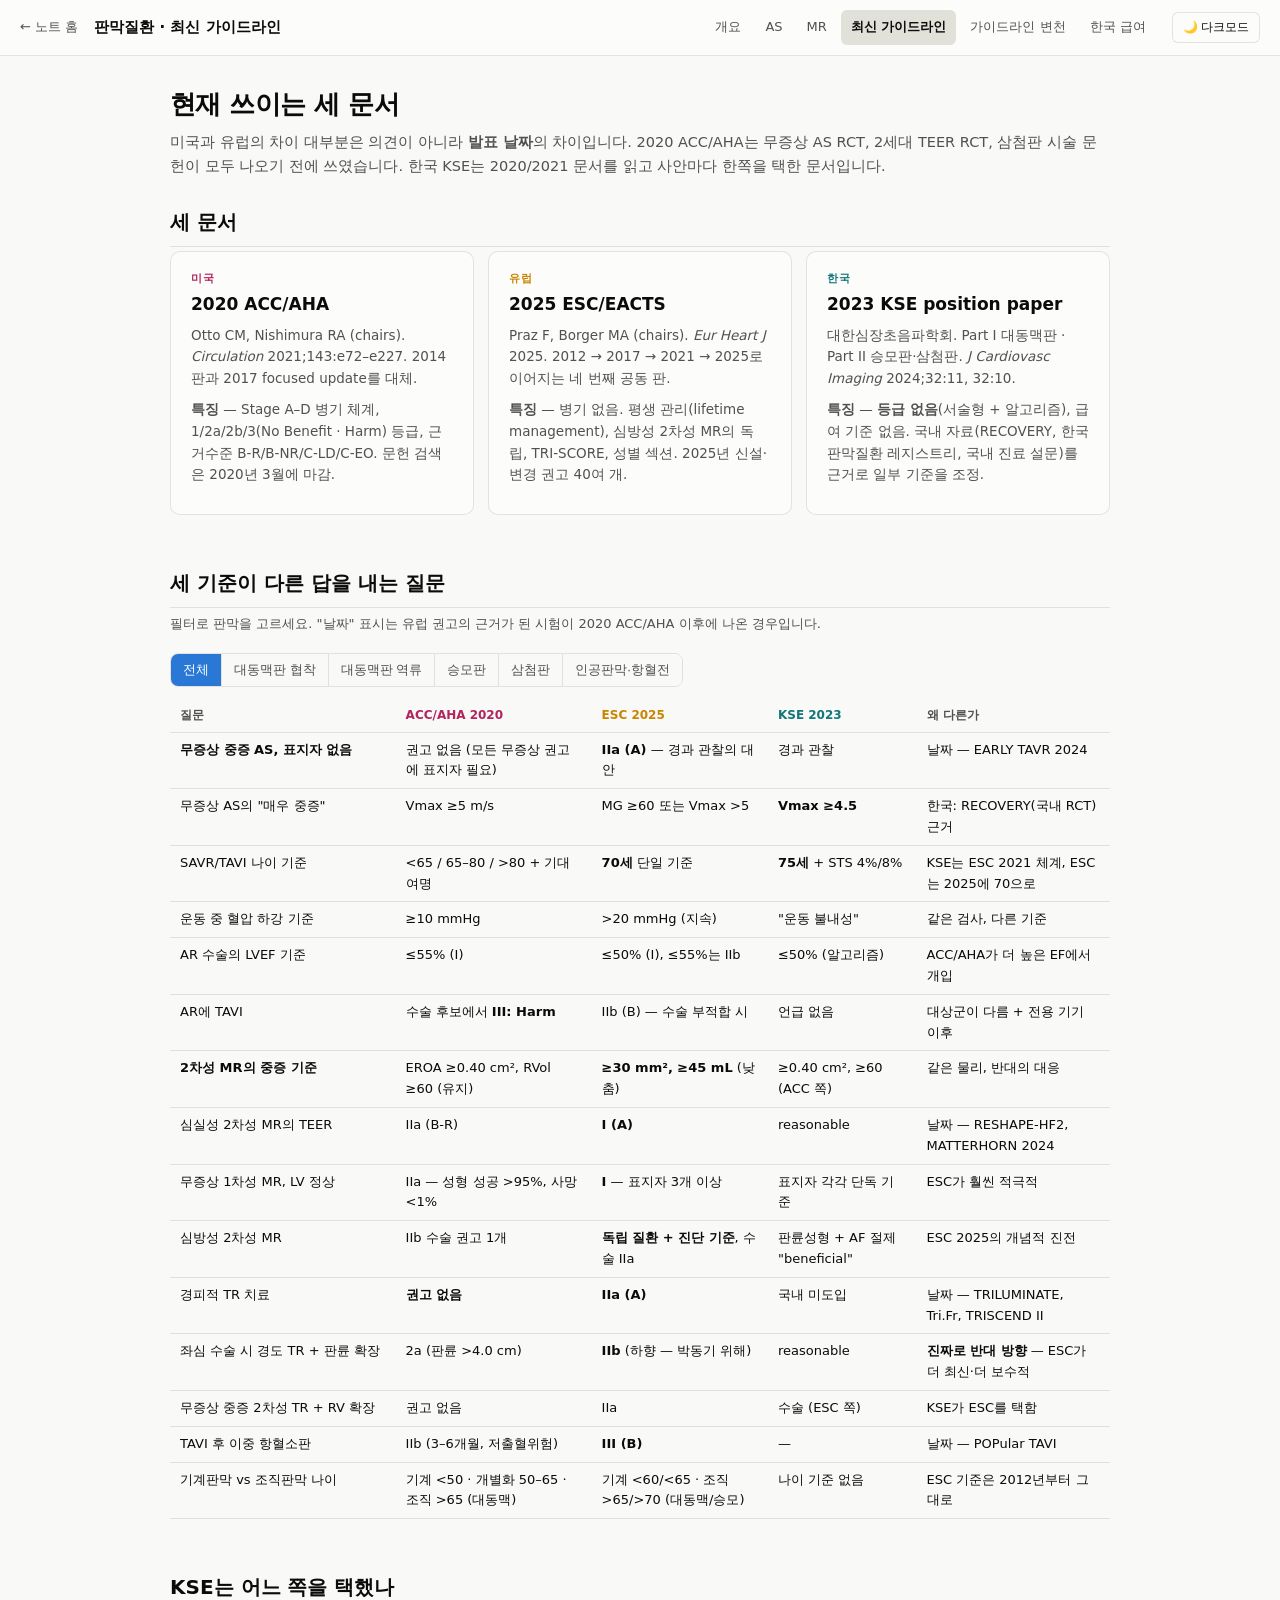
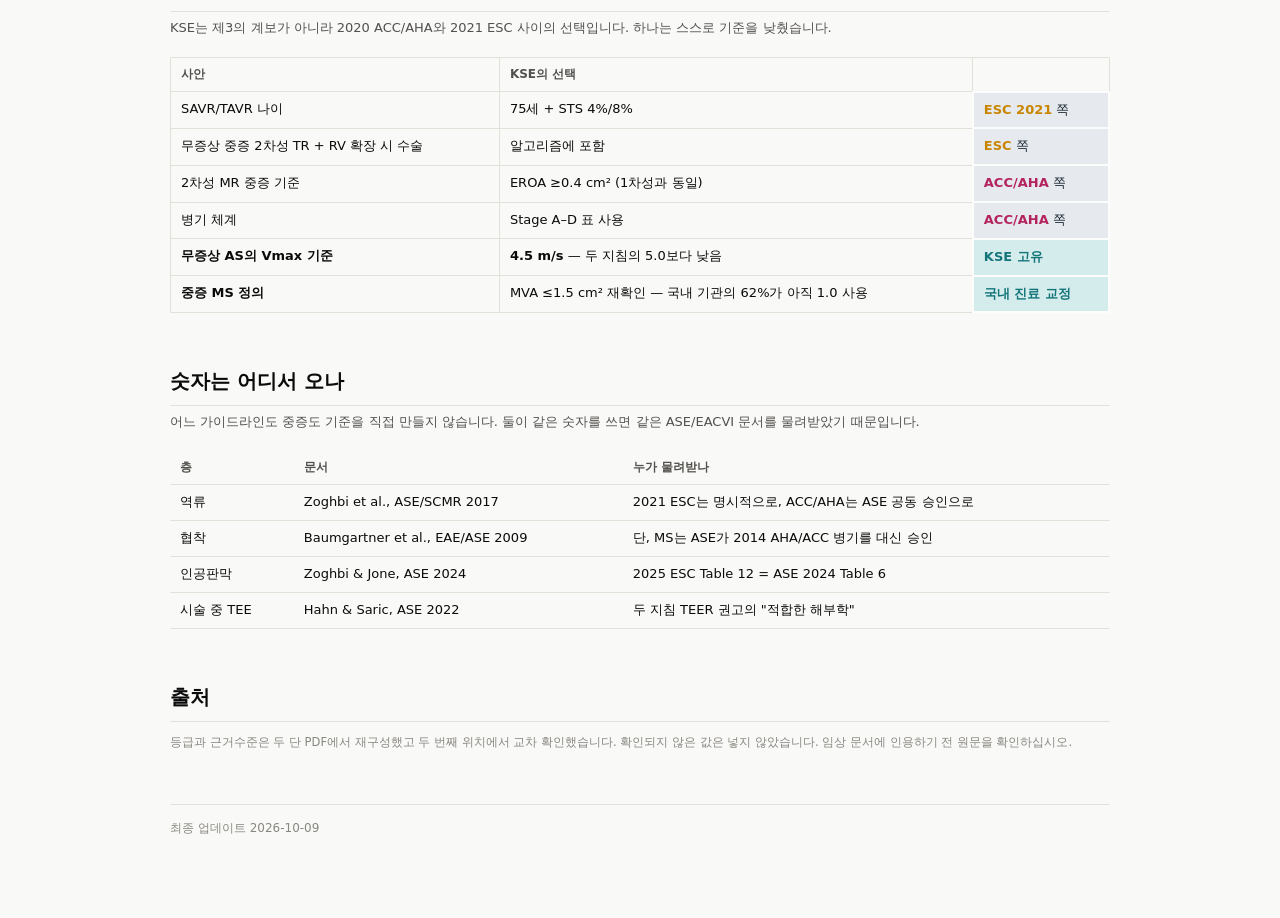
<file: guidelines.html>
<!DOCTYPE html>
<html lang="ko">
<head>
<meta charset="UTF-8">
<meta name="robots" content="noindex, nofollow">
<meta name="viewport" content="width=device-width, initial-scale=1.0">
<title>최신 판막질환 가이드라인 — 미국·유럽·한국</title>
<link rel="stylesheet" href="assets/site.css">
</head>
<body>

<header class="top">
  <a class="home" href="index.html">← 노트 홈</a>
  <h1>판막질환 · 최신 가이드라인</h1>
  <nav class="tabs">
    <a href="vhd.html">개요</a>
    <a href="aortic-stenosis.html">AS</a>
    <a href="mitral-regurgitation.html">MR</a>
    <a href="guidelines.html" aria-current="page">최신 가이드라인</a>
    <a href="guideline-history.html">가이드라인 변천</a>
    <a href="korea-reimbursement.html">한국 급여</a>
  </nav>
  <button id="themeToggle" type="button">🌙 다크모드</button>
</header>

<main>
  <h2 class="page">현재 쓰이는 세 문서</h2>
  <p class="lede">미국과 유럽의 차이 대부분은 의견이 아니라 <b>발표 날짜</b>의 차이입니다. 2020 ACC/AHA는 무증상 AS RCT, 2세대 TEER RCT, 삼첨판 시술 문헌이 모두 나오기 전에 쓰였습니다.
    한국 KSE는 2020/2021 문서를 읽고 사안마다 한쪽을 택한 문서입니다.</p>

  <section id="docs">
    <h2>세 문서</h2>
    <div class="cards">
      <div class="tile"><div class="k"><span class="lin us">미국</span></div><h3>2020 ACC/AHA</h3>
        <p>Otto CM, Nishimura RA (chairs). <i>Circulation</i> 2021;143:e72–e227. 2014판과 2017 focused update를 대체.</p>
        <p><b>특징</b> — Stage A–D 병기 체계, 1/2a/2b/3(No Benefit · Harm) 등급, 근거수준 B-R/B-NR/C-LD/C-EO. 문헌 검색은 2020년 3월에 마감.</p></div>
      <div class="tile"><div class="k"><span class="lin eu">유럽</span></div><h3>2025 ESC/EACTS</h3>
        <p>Praz F, Borger MA (chairs). <i>Eur Heart J</i> 2025. 2012 → 2017 → 2021 → 2025로 이어지는 네 번째 공동 판.</p>
        <p><b>특징</b> — 병기 없음. 평생 관리(lifetime management), 심방성 2차성 MR의 독립, TRI-SCORE, 성별 섹션. 2025년 신설·변경 권고 40여 개.</p></div>
      <div class="tile"><div class="k"><span class="lin kr">한국</span></div><h3>2023 KSE position paper</h3>
        <p>대한심장초음파학회. Part I 대동맥판 · Part II 승모판·삼첨판. <i>J Cardiovasc Imaging</i> 2024;32:11, 32:10.</p>
        <p><b>특징</b> — <b>등급 없음</b>(서술형 + 알고리즘), 급여 기준 없음. 국내 자료(RECOVERY, 한국 판막질환 레지스트리, 국내 진료 설문)를 근거로 일부 기준을 조정.</p></div>
    </div>
  </section>

  <section id="diverge">
    <h2>세 기준이 다른 답을 내는 질문</h2>
    <p class="subtitle">필터로 판막을 고르세요. "날짜" 표시는 유럽 권고의 근거가 된 시험이 2020 ACC/AHA 이후에 나온 경우입니다.</p>
    <div class="seg" id="filter" style="margin-bottom:12px">
      <button type="button" data-f="all" aria-pressed="true">전체</button>
      <button type="button" data-f="AS">대동맥판 협착</button>
      <button type="button" data-f="AR">대동맥판 역류</button>
      <button type="button" data-f="MR">승모판</button>
      <button type="button" data-f="TR">삼첨판</button>
      <button type="button" data-f="PV">인공판막·항혈전</button>
    </div>
    <div class="table-wrap"><table id="dtab">
      <thead><tr><th style="width:24%">질문</th><th><span class="lin us">ACC/AHA 2020</span></th><th><span class="lin eu">ESC 2025</span></th><th><span class="lin kr">KSE 2023</span></th><th>왜 다른가</th></tr></thead>
      <tbody>
        <tr data-v="AS"><td><b>무증상 중증 AS, 표지자 없음</b></td><td>권고 없음 (모든 무증상 권고에 표지자 필요)</td><td><b>IIa (A)</b> — 경과 관찰의 대안</td><td>경과 관찰</td><td>날짜 — EARLY TAVR 2024</td></tr>
        <tr data-v="AS"><td>무증상 AS의 "매우 중증"</td><td>Vmax ≥5 m/s</td><td>MG ≥60 또는 Vmax &gt;5</td><td><b>Vmax ≥4.5</b></td><td>한국: RECOVERY(국내 RCT) 근거</td></tr>
        <tr data-v="AS"><td>SAVR/TAVI 나이 기준</td><td>&lt;65 / 65–80 / &gt;80 + 기대여명</td><td><b>70세</b> 단일 기준</td><td><b>75세</b> + STS 4%/8%</td><td>KSE는 ESC 2021 체계, ESC는 2025에 70으로</td></tr>
        <tr data-v="AS"><td>운동 중 혈압 하강 기준</td><td>≥10 mmHg</td><td>&gt;20 mmHg (지속)</td><td>"운동 불내성"</td><td>같은 검사, 다른 기준</td></tr>
        <tr data-v="AR"><td>AR 수술의 LVEF 기준</td><td>≤55% (I)</td><td>≤50% (I), ≤55%는 IIb</td><td>≤50% (알고리즘)</td><td>ACC/AHA가 더 높은 EF에서 개입</td></tr>
        <tr data-v="AR"><td>AR에 TAVI</td><td>수술 후보에서 <b>III: Harm</b></td><td>IIb (B) — 수술 부적합 시</td><td>언급 없음</td><td>대상군이 다름 + 전용 기기 이후</td></tr>
        <tr data-v="MR"><td><b>2차성 MR의 중증 기준</b></td><td>EROA ≥0.40 cm², RVol ≥60 (유지)</td><td><b>≥30 mm², ≥45 mL</b> (낮춤)</td><td>≥0.40 cm², ≥60 (ACC 쪽)</td><td>같은 물리, 반대의 대응</td></tr>
        <tr data-v="MR"><td>심실성 2차성 MR의 TEER</td><td>IIa (B-R)</td><td><b>I (A)</b></td><td>reasonable</td><td>날짜 — RESHAPE-HF2, MATTERHORN 2024</td></tr>
        <tr data-v="MR"><td>무증상 1차성 MR, LV 정상</td><td>IIa — 성형 성공 &gt;95%, 사망 &lt;1%</td><td><b>I</b> — 표지자 3개 이상</td><td>표지자 각각 단독 기준</td><td>ESC가 훨씬 적극적</td></tr>
        <tr data-v="MR"><td>심방성 2차성 MR</td><td>IIb 수술 권고 1개</td><td><b>독립 질환 + 진단 기준</b>, 수술 IIa</td><td>판륜성형 + AF 절제 "beneficial"</td><td>ESC 2025의 개념적 진전</td></tr>
        <tr data-v="TR"><td>경피적 TR 치료</td><td><b>권고 없음</b></td><td><b>IIa (A)</b></td><td>국내 미도입</td><td>날짜 — TRILUMINATE, Tri.Fr, TRISCEND II</td></tr>
        <tr data-v="TR"><td>좌심 수술 시 경도 TR + 판륜 확장</td><td>2a (판륜 &gt;4.0 cm)</td><td><b>IIb</b> (하향 — 박동기 위해)</td><td>reasonable</td><td><b>진짜로 반대 방향</b> — ESC가 더 최신·더 보수적</td></tr>
        <tr data-v="TR"><td>무증상 중증 2차성 TR + RV 확장</td><td>권고 없음</td><td>IIa</td><td>수술 (ESC 쪽)</td><td>KSE가 ESC를 택함</td></tr>
        <tr data-v="PV"><td>TAVI 후 이중 항혈소판</td><td>IIb (3–6개월, 저출혈위험)</td><td><b>III (B)</b></td><td>—</td><td>날짜 — POPular TAVI</td></tr>
        <tr data-v="PV"><td>기계판막 vs 조직판막 나이</td><td>기계 &lt;50 · 개별화 50–65 · 조직 &gt;65 (대동맥)</td><td>기계 &lt;60/&lt;65 · 조직 &gt;65/&gt;70 (대동맥/승모)</td><td>나이 기준 없음</td><td>ESC 기준은 2012년부터 그대로</td></tr>
      </tbody>
    </table></div>
  </section>

  <section id="kse">
    <h2>KSE는 어느 쪽을 택했나</h2>
    <p class="subtitle">KSE는 제3의 계보가 아니라 2020 ACC/AHA와 2021 ESC 사이의 선택입니다. 하나는 스스로 기준을 낮췄습니다.</p>
    <div class="table-wrap"><table class="grid classed">
      <thead><tr><th>사안</th><th>KSE의 선택</th><th></th></tr></thead>
      <tbody>
        <tr><td>SAVR/TAVR 나이</td><td>75세 + STS 4%/8%</td><td class="cls-none"><span class="lin eu">ESC 2021</span> 쪽</td></tr>
        <tr><td>무증상 중증 2차성 TR + RV 확장 시 수술</td><td>알고리즘에 포함</td><td class="cls-none"><span class="lin eu">ESC</span> 쪽</td></tr>
        <tr><td>2차성 MR 중증 기준</td><td>EROA ≥0.4 cm² (1차성과 동일)</td><td class="cls-none"><span class="lin us">ACC/AHA</span> 쪽</td></tr>
        <tr><td>병기 체계</td><td>Stage A–D 표 사용</td><td class="cls-none"><span class="lin us">ACC/AHA</span> 쪽</td></tr>
        <tr><td><b>무증상 AS의 Vmax 기준</b></td><td><b>4.5 m/s</b> — 두 지침의 5.0보다 낮음</td><td class="cls-KR"><span class="lin kr">KSE 고유</span></td></tr>
        <tr><td><b>중증 MS 정의</b></td><td>MVA ≤1.5 cm² 재확인 — 국내 기관의 62%가 아직 1.0 사용</td><td class="cls-KR"><span class="lin kr">국내 진료 교정</span></td></tr>
      </tbody>
    </table></div>
  </section>

  <section id="method">
    <h2>숫자는 어디서 오나</h2>
    <p class="subtitle">어느 가이드라인도 중증도 기준을 직접 만들지 않습니다. 둘이 같은 숫자를 쓰면 같은 ASE/EACVI 문서를 물려받았기 때문입니다.</p>
    <div class="table-wrap"><table>
      <thead><tr><th>층</th><th>문서</th><th>누가 물려받나</th></tr></thead>
      <tbody>
        <tr><td>역류</td><td>Zoghbi et al., ASE/SCMR 2017</td><td>2021 ESC는 명시적으로, ACC/AHA는 ASE 공동 승인으로</td></tr>
        <tr><td>협착</td><td>Baumgartner et al., EAE/ASE 2009</td><td>단, MS는 ASE가 2014 AHA/ACC 병기를 대신 승인</td></tr>
        <tr><td>인공판막</td><td>Zoghbi &amp; Jone, ASE 2024</td><td>2025 ESC Table 12 = ASE 2024 Table 6</td></tr>
        <tr><td>시술 중 TEE</td><td>Hahn &amp; Saric, ASE 2022</td><td>두 지침 TEER 권고의 "적합한 해부학"</td></tr>
      </tbody>
    </table></div>
  </section>

  <section id="sources">
    <h2>출처</h2>
    <p class="src">등급과 근거수준은 두 단 PDF에서 재구성했고 두 번째 위치에서 교차 확인했습니다. 확인되지 않은 값은 넣지 않았습니다. 임상 문서에 인용하기 전 원문을 확인하십시오.</p>
  </section>
  <footer>최종 업데이트 2026-10-09</footer>
</main>

<script src="assets/site.js"></script>
<script>
document.querySelectorAll('#filter button').forEach(function (b) {
  b.addEventListener('click', function () {
    document.querySelectorAll('#filter button').forEach(function (x) { x.setAttribute('aria-pressed', 'false'); });
    b.setAttribute('aria-pressed', 'true');
    var f = b.getAttribute('data-f');
    document.querySelectorAll('#dtab tbody tr').forEach(function (tr) { tr.hidden = f !== 'all' && tr.getAttribute('data-v') !== f; });
  });
});
</script>
</body>
</html>
</file>
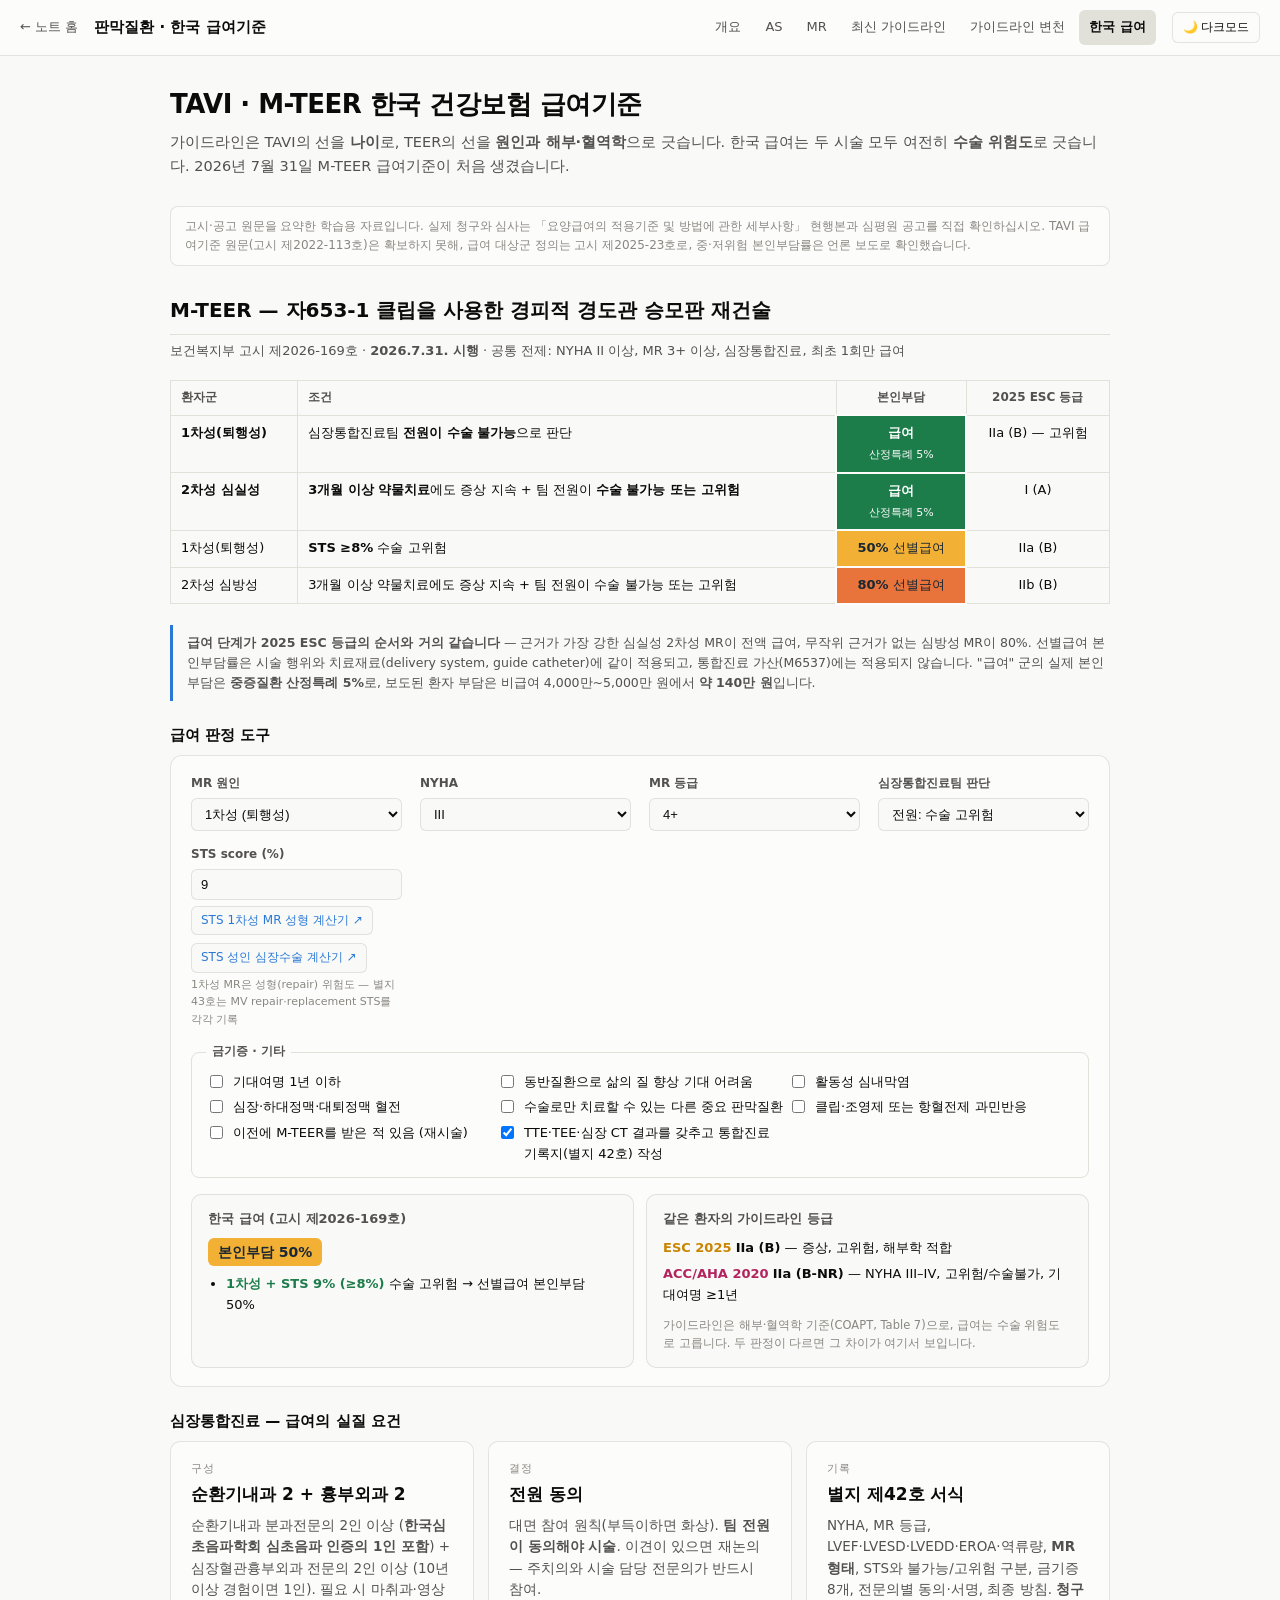
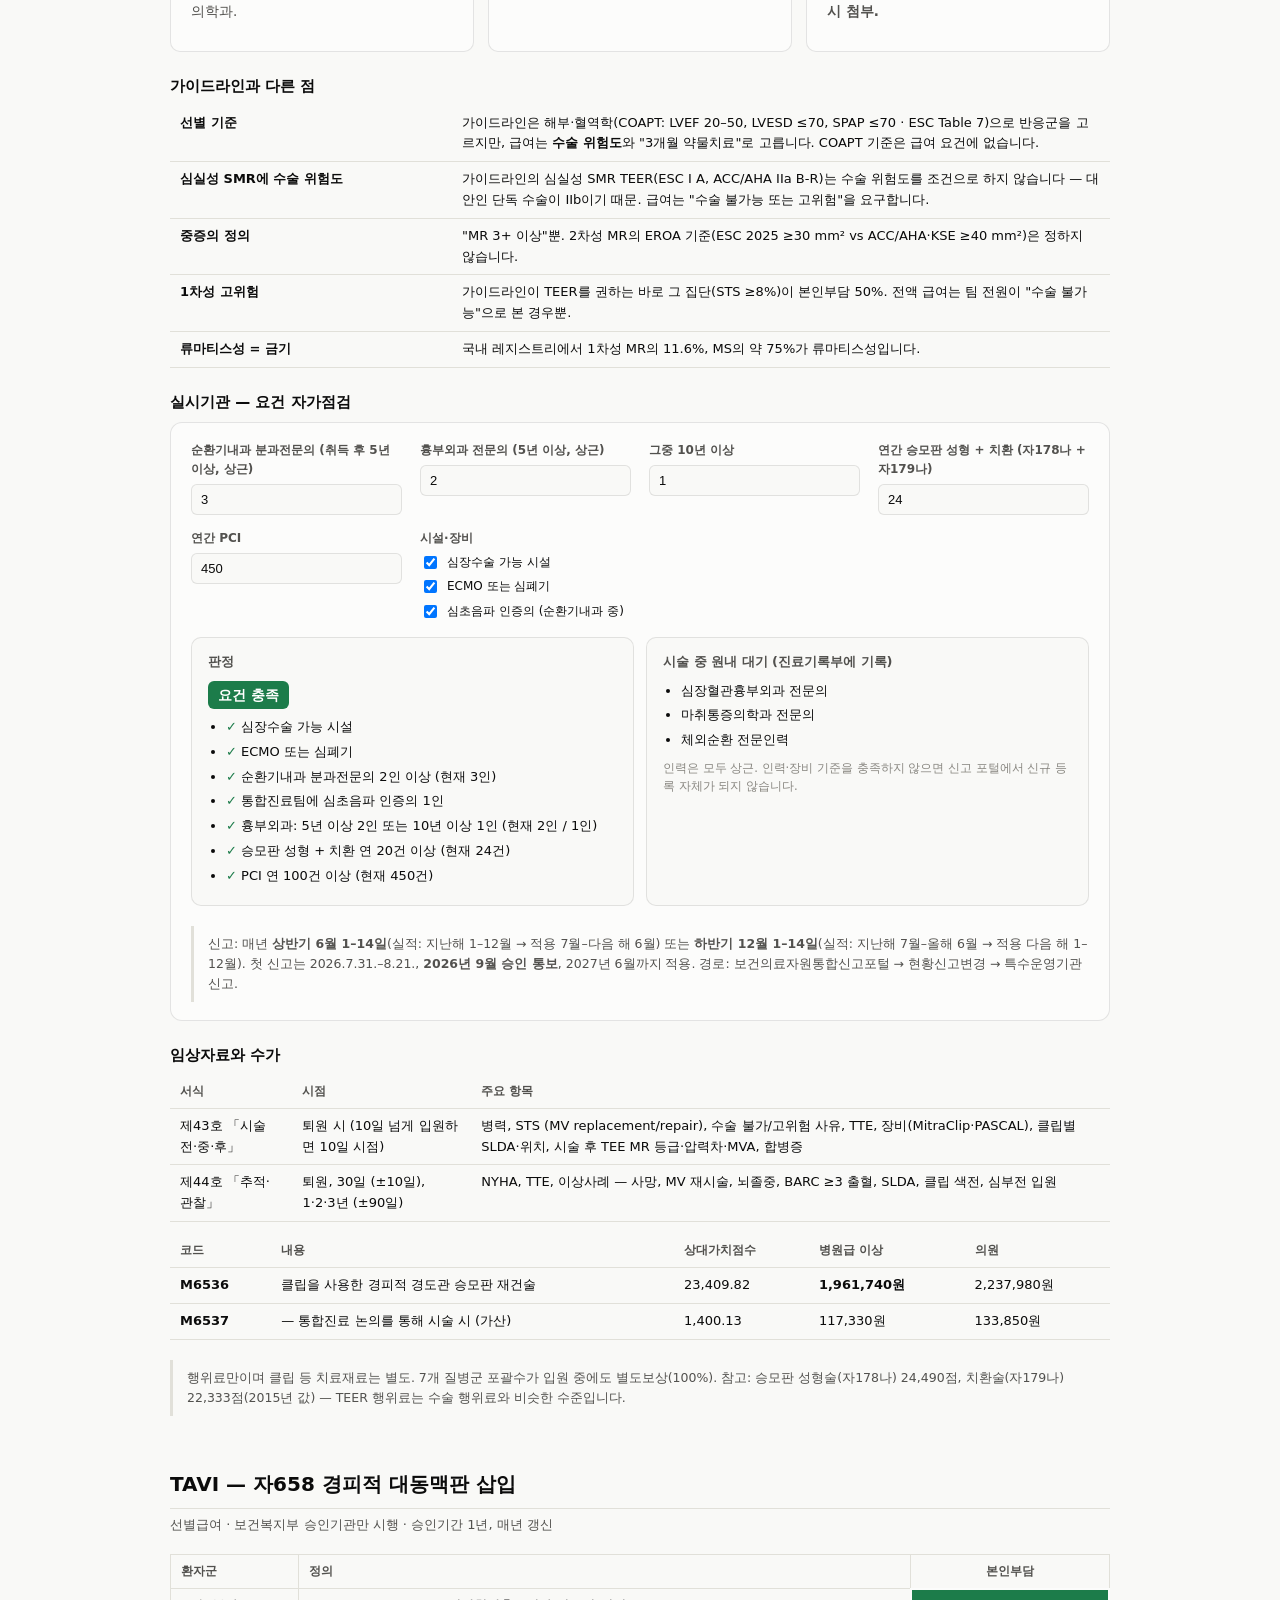
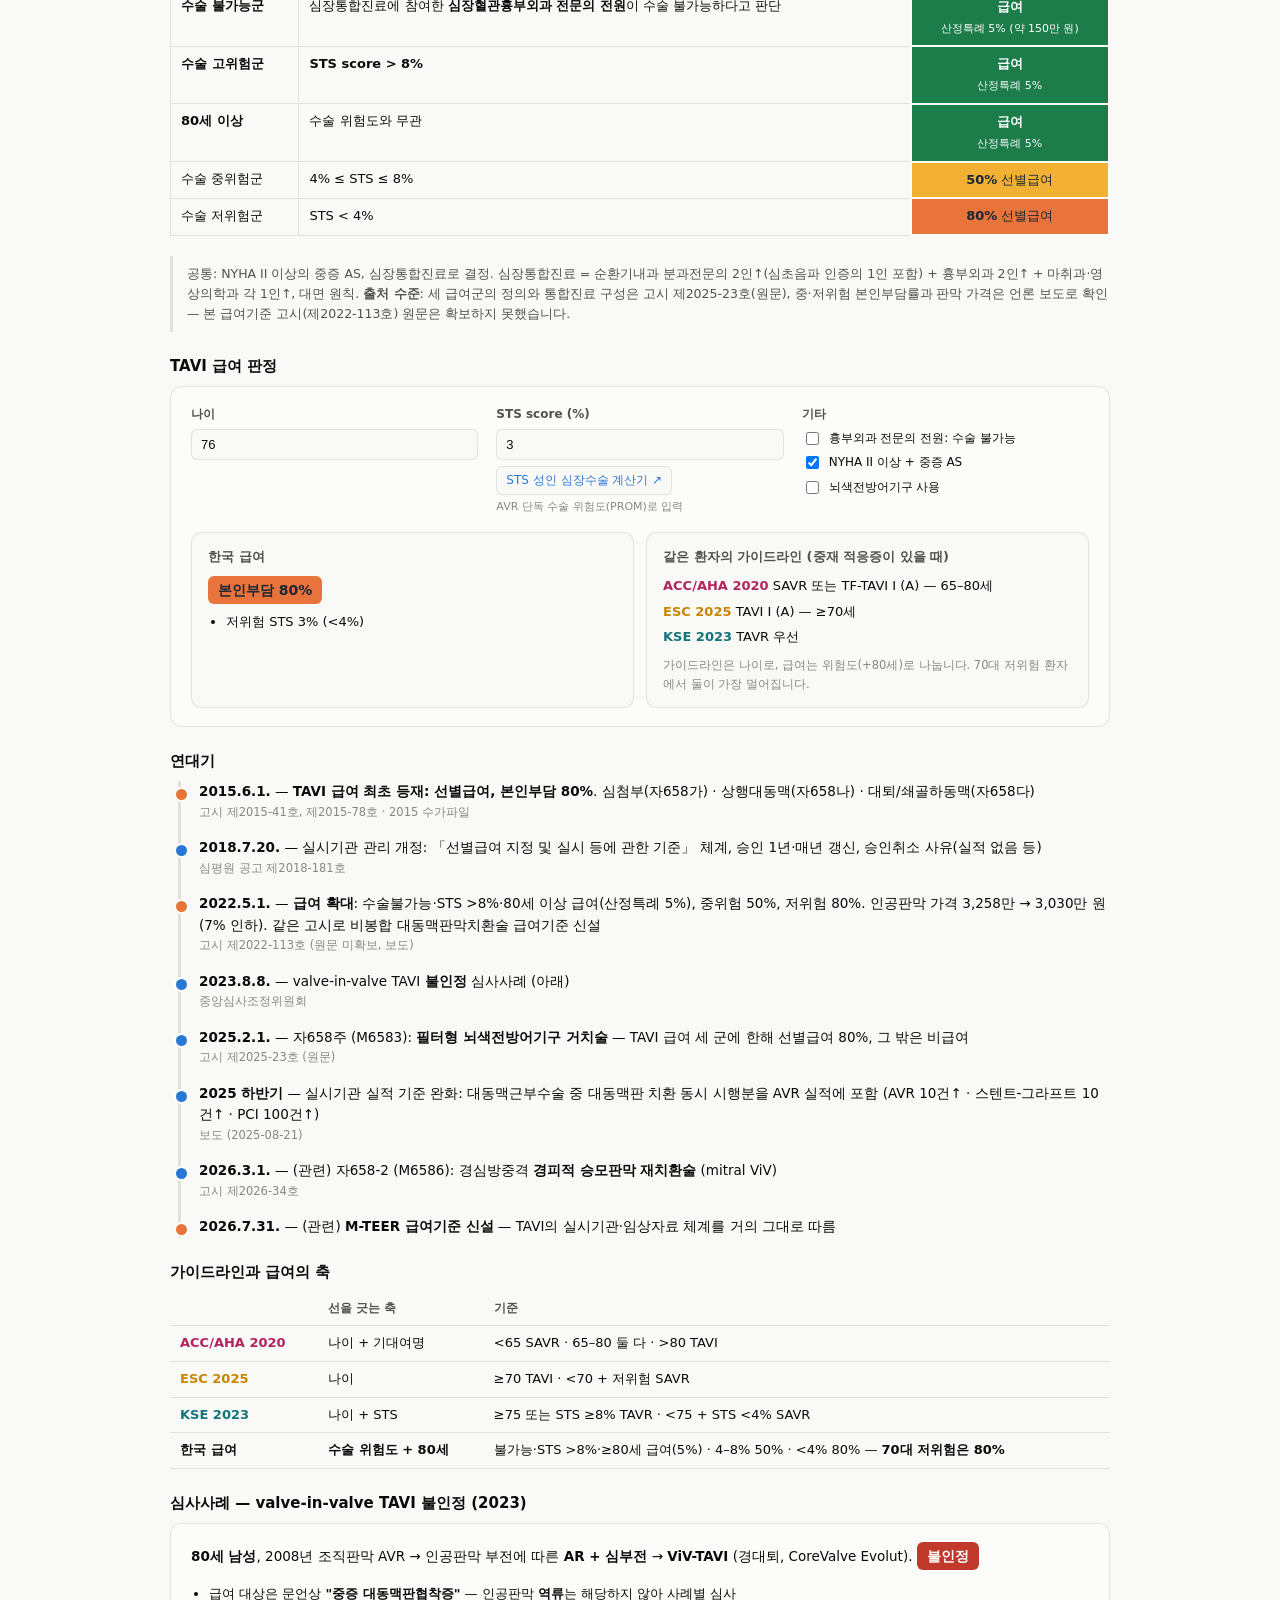
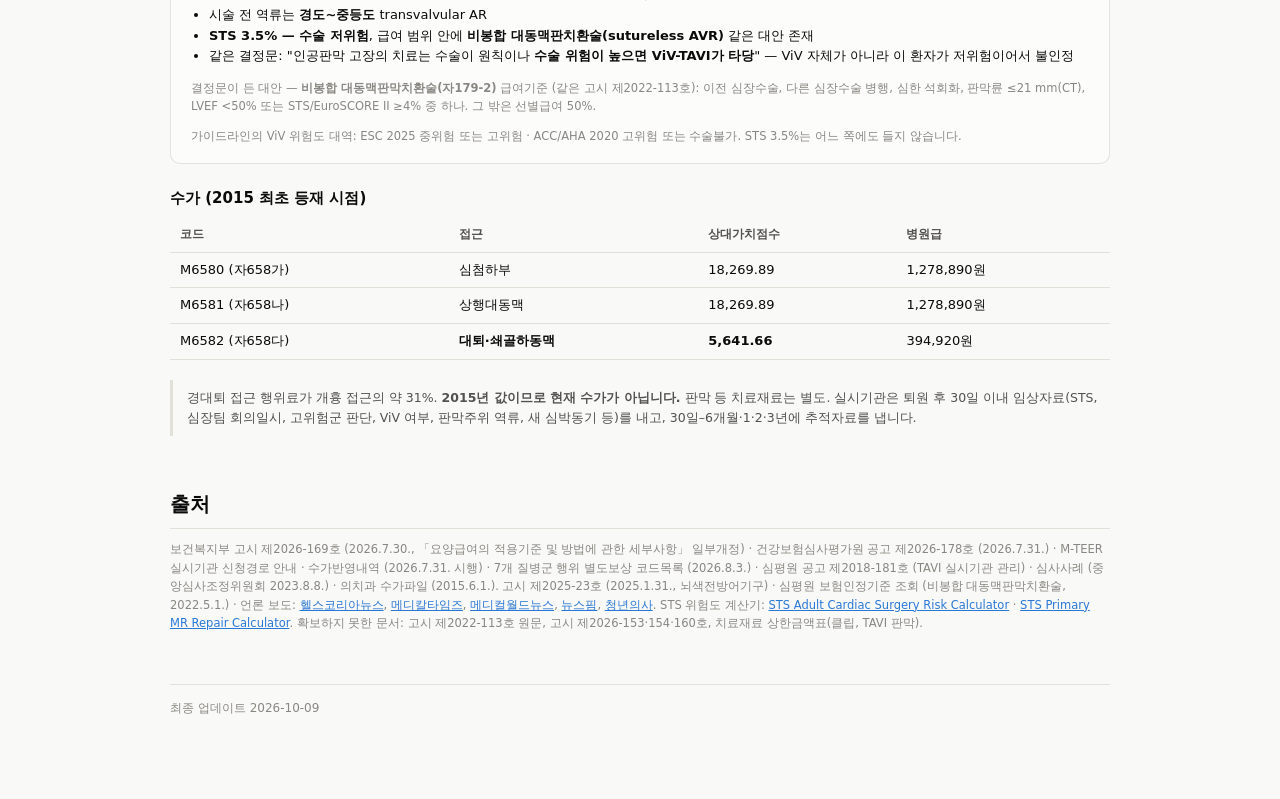
<file: korea-reimbursement.html>
<!DOCTYPE html>
<html lang="ko">
<head>
<meta charset="UTF-8">
<meta name="robots" content="noindex, nofollow">
<meta name="viewport" content="width=device-width, initial-scale=1.0">
<title>TAVI·M-TEER 한국 급여기준 — 판막질환 노트</title>
<link rel="stylesheet" href="assets/site.css">
<style>
  .pay { display:inline-block; font-weight:700; padding:3px 10px; border-radius:6px; font-size:14px; }
  .pay.full { background:var(--c1); color:#fff; }
  .pay.p50  { background:var(--c2a); color:#1b2733; }
  .pay.p80  { background:var(--c2b); color:#1b2733; }
  .pay.none { background:var(--c3); color:#fff; }
  .pay.na   { background:var(--cnone); color:var(--cnone-ink); }
  .result { margin-top:16px; display:grid; grid-template-columns:repeat(auto-fit,minmax(280px,1fr)); gap:12px; }
  .rbox { border:1px solid var(--border); border-radius:10px; background:var(--plane); padding:14px 16px; font-size:13px; }
  .rbox h4 { margin:0 0 8px; font-size:13px; color:var(--text-secondary); }
  .rbox ul { margin:8px 0 0; padding-left:18px; }
  .rbox li { margin-bottom:4px; }
  .ok { color:var(--c1); font-weight:700; } .no { color:var(--c3); font-weight:700; }
  :root[data-theme="dark"] .ok { color:#5fd08a; } :root[data-theme="dark"] .no { color:#ff7b6b; }
  .tl { border-left:3px solid var(--grid); margin:0 0 0 8px; padding:0 0 0 18px; }
  .tl .ev { position:relative; margin-bottom:16px; font-size:13.5px; }
  .tl .ev::before { content:""; position:absolute; left:-25px; top:6px; width:11px; height:11px; border-radius:50%; background:var(--series-1); border:2px solid var(--surface-1); }
  .tl .ev.key::before { background:var(--c2b); }
  .tl .ev .d { font-weight:700; font-variant-numeric:tabular-nums; }
  .tl .ev .s { font-size:11.5px; color:var(--text-muted); }
  .stslinks { display:flex; gap:8px; flex-wrap:wrap; margin-top:6px; }
  .stslinks a { font-size:12px; text-decoration:none; border:1px solid var(--border); border-radius:6px; padding:4px 9px; background:var(--plane); }
  .stslinks a:hover { border-color:var(--series-1); }
  .gap { border:1px dashed var(--status-warning); border-radius:10px; padding:12px 16px; font-size:13px; background:var(--surface-1); }
</style>
</head>
<body>

<header class="top">
  <a class="home" href="index.html">← 노트 홈</a>
  <h1>판막질환 · 한국 급여기준</h1>
  <nav class="tabs">
    <a href="vhd.html">개요</a>
    <a href="aortic-stenosis.html">AS</a>
    <a href="mitral-regurgitation.html">MR</a>
    <a href="guidelines.html">최신 가이드라인</a>
    <a href="guideline-history.html">가이드라인 변천</a>
    <a href="korea-reimbursement.html" aria-current="page">한국 급여</a>
  </nav>
  <button id="themeToggle" type="button">🌙 다크모드</button>
</header>

<main>
  <h2 class="page">TAVI · M-TEER 한국 건강보험 급여기준</h2>
  <p class="lede">가이드라인은 TAVI의 선을 <b>나이</b>로, TEER의 선을 <b>원인과 해부·혈역학</b>으로 긋습니다. 한국 급여는 두 시술 모두 여전히 <b>수술 위험도</b>로 긋습니다.
    2026년 7월 31일 M-TEER 급여기준이 처음 생겼습니다.</p>
  <div class="disclaimer">고시·공고 원문을 요약한 학습용 자료입니다. 실제 청구와 심사는 「요양급여의 적용기준 및 방법에 관한 세부사항」 현행본과 심평원 공고를 직접 확인하십시오.
    TAVI 급여기준 원문(고시 제2022-113호)은 확보하지 못해, 급여 대상군 정의는 고시 제2025-23호로, 중·저위험 본인부담률은 언론 보도로 확인했습니다.</div>

  <!-- ========================================================= M-TEER -->
  <section id="mteer">
    <h2>M-TEER — 자653-1 클립을 사용한 경피적 경도관 승모판 재건술</h2>
    <p class="subtitle">보건복지부 고시 제2026-169호 · <b>2026.7.31. 시행</b> · 공통 전제: NYHA II 이상, MR 3+ 이상, 심장통합진료, 최초 1회만 급여</p>

    <div class="table-wrap"><table class="grid classed">
      <thead><tr><th>환자군</th><th>조건</th><th class="c">본인부담</th><th class="c">2025 ESC 등급</th></tr></thead>
      <tbody>
        <tr><td><b>1차성(퇴행성)</b></td><td>심장통합진료팀 <b>전원이 수술 불가능</b>으로 판단</td><td class="cls-I c"><b>급여</b><br><span style="font-size:11px">산정특례 5%</span></td><td class="c">IIa (B) — 고위험</td></tr>
        <tr><td><b>2차성 심실성</b></td><td><b>3개월 이상 약물치료</b>에도 증상 지속 + 팀 전원이 <b>수술 불가능 또는 고위험</b></td><td class="cls-I c"><b>급여</b><br><span style="font-size:11px">산정특례 5%</span></td><td class="c">I (A)</td></tr>
        <tr><td>1차성(퇴행성)</td><td><b>STS ≥8%</b> 수술 고위험</td><td class="cls-IIa c"><b>50%</b> 선별급여</td><td class="c">IIa (B)</td></tr>
        <tr><td>2차성 심방성</td><td>3개월 이상 약물치료에도 증상 지속 + 팀 전원이 수술 불가능 또는 고위험</td><td class="cls-IIb c"><b>80%</b> 선별급여</td><td class="c">IIb (B)</td></tr>
      </tbody>
    </table></div>
    <p class="note" style="border-left-color:var(--series-1)"><b>급여 단계가 2025 ESC 등급의 순서와 거의 같습니다</b> — 근거가 가장 강한 심실성 2차성 MR이 전액 급여, 무작위 근거가 없는 심방성 MR이 80%.
      선별급여 본인부담률은 시술 행위와 치료재료(delivery system, guide catheter)에 같이 적용되고, 통합진료 가산(M6537)에는 적용되지 않습니다.
      "급여" 군의 실제 본인부담은 <b>중증질환 산정특례 5%</b>로, 보도된 환자 부담은 비급여 4,000만~5,000만 원에서 <b>약 140만 원</b>입니다.</p>

    <h3>급여 판정 도구</h3>
    <div class="tool">
      <div class="tool-grid">
        <div class="field"><label for="et">MR 원인</label>
          <select id="et"><option value="p">1차성 (퇴행성)</option><option value="v">2차성 — 심실성</option><option value="a">2차성 — 심방성</option><option value="r">류마티스성</option></select></div>
        <div class="field"><label for="ny">NYHA</label>
          <select id="ny"><option value="1">I</option><option value="2">II</option><option value="3" selected>III</option><option value="4">IV</option></select></div>
        <div class="field"><label for="mr">MR 등급</label>
          <select id="mr"><option value="2">2+</option><option value="3">3+</option><option value="4" selected>4+</option></select></div>
        <div class="field"><label for="team">심장통합진료팀 판단</label>
          <select id="team"><option value="inop">전원: 수술 불가능</option><option value="high" selected>전원: 수술 고위험</option><option value="split">의견 불일치 (재논의 필요)</option><option value="ok">수술 가능</option></select></div>
        <div class="field"><label for="sts">STS score (%)</label><input id="sts" type="number" min="0" max="60" step="0.5" value="9">
          <div class="stslinks"><a href="https://research.sts.org/primarymrcalc/" target="_blank" rel="noopener">STS 1차성 MR 성형 계산기 ↗</a><a href="https://acsdriskcalc.research.sts.org/" target="_blank" rel="noopener">STS 성인 심장수술 계산기 ↗</a></div>
          <div class="hint">1차성 MR은 성형(repair) 위험도 — 별지 43호는 MV repair·replacement STS를 각각 기록</div></div>
        <div class="field cond" data-show="et=v,a"><label for="med">약물치료 기간</label>
          <select id="med"><option value="3">3개월 이상, 증상 지속</option><option value="0">3개월 미만</option></select></div>
      </div>
      <fieldset><legend>금기증 · 기타</legend>
        <div class="checks" style="display:grid;grid-template-columns:repeat(auto-fit,minmax(250px,1fr))">
          <label><input type="checkbox" id="c_le"> 기대여명 1년 이하</label>
          <label><input type="checkbox" id="c_qol"> 동반질환으로 삶의 질 향상 기대 어려움</label>
          <label><input type="checkbox" id="c_ie"> 활동성 심내막염</label>
          <label><input type="checkbox" id="c_thr"> 심장·하대정맥·대퇴정맥 혈전</label>
          <label><input type="checkbox" id="c_valve"> 수술로만 치료할 수 있는 다른 중요 판막질환</label>
          <label><input type="checkbox" id="c_allergy"> 클립·조영제 또는 항혈전제 과민반응</label>
          <label><input type="checkbox" id="c_repeat"> 이전에 M-TEER를 받은 적 있음 (재시술)</label>
          <label><input type="checkbox" id="c_docs" checked> TTE·TEE·심장 CT 결과를 갖추고 통합진료기록지(별지 42호) 작성</label>
        </div>
      </fieldset>
      <div class="result" id="mres"></div>
    </div>

    <h3>심장통합진료 — 급여의 실질 요건</h3>
    <div class="cards">
      <div class="tile"><div class="k">구성</div><h3>순환기내과 2 + 흉부외과 2</h3>
        <p>순환기내과 분과전문의 2인 이상 (<b>한국심초음파학회 심초음파 인증의 1인 포함</b>) + 심장혈관흉부외과 전문의 2인 이상 (10년 이상 경험이면 1인). 필요 시 마취과·영상의학과.</p></div>
      <div class="tile"><div class="k">결정</div><h3>전원 동의</h3>
        <p>대면 참여 원칙(부득이하면 화상). <b>팀 전원이 동의해야 시술</b>. 이견이 있으면 재논의 — 주치의와 시술 담당 전문의가 반드시 참여.</p></div>
      <div class="tile"><div class="k">기록</div><h3>별지 제42호 서식</h3>
        <p>NYHA, MR 등급, LVEF·LVESD·LVEDD·EROA·역류량, <b>MR 형태</b>, STS와 불가능/고위험 구분, 금기증 8개, 전문의별 동의·서명, 최종 방침. <b>청구 시 첨부.</b></p></div>
    </div>

    <h3>가이드라인과 다른 점</h3>
    <div class="table-wrap"><table>
      <tbody>
        <tr><td style="width:30%"><b>선별 기준</b></td><td>가이드라인은 해부·혈역학(COAPT: LVEF 20–50, LVESD ≤70, SPAP ≤70 · ESC Table 7)으로 반응군을 고르지만, 급여는 <b>수술 위험도</b>와 "3개월 약물치료"로 고릅니다. COAPT 기준은 급여 요건에 없습니다.</td></tr>
        <tr><td><b>심실성 SMR에 수술 위험도</b></td><td>가이드라인의 심실성 SMR TEER(ESC I A, ACC/AHA IIa B-R)는 수술 위험도를 조건으로 하지 않습니다 — 대안인 단독 수술이 IIb이기 때문. 급여는 "수술 불가능 또는 고위험"을 요구합니다.</td></tr>
        <tr><td><b>중증의 정의</b></td><td>"MR 3+ 이상"뿐. 2차성 MR의 EROA 기준(ESC 2025 ≥30 mm² vs ACC/AHA·KSE ≥40 mm²)은 정하지 않습니다.</td></tr>
        <tr><td><b>1차성 고위험</b></td><td>가이드라인이 TEER를 권하는 바로 그 집단(STS ≥8%)이 본인부담 50%. 전액 급여는 팀 전원이 "수술 불가능"으로 본 경우뿐.</td></tr>
        <tr><td><b>류마티스성 = 금기</b></td><td>국내 레지스트리에서 1차성 MR의 11.6%, MS의 약 75%가 류마티스성입니다.</td></tr>
      </tbody>
    </table></div>

    <h3>실시기관 — 요건 자가점검</h3>
    <div class="tool">
      <div class="tool-grid">
        <div class="field"><label for="i_cv">순환기내과 분과전문의 (취득 후 5년 이상, 상근)</label><input id="i_cv" type="number" min="0" max="30" value="3"></div>
        <div class="field"><label for="i_cs5">흉부외과 전문의 (5년 이상, 상근)</label><input id="i_cs5" type="number" min="0" max="20" value="2"></div>
        <div class="field"><label for="i_cs10">그중 10년 이상</label><input id="i_cs10" type="number" min="0" max="20" value="1"></div>
        <div class="field"><label for="i_mv">연간 승모판 성형 + 치환 (자178나 + 자179나)</label><input id="i_mv" type="number" min="0" max="2000" value="24"></div>
        <div class="field"><label for="i_pci">연간 PCI</label><input id="i_pci" type="number" min="0" max="10000" value="450"></div>
        <div class="field"><span class="lab">시설·장비</span><div class="checks">
          <label><input type="checkbox" id="i_or" checked> 심장수술 가능 시설</label>
          <label><input type="checkbox" id="i_ecmo" checked> ECMO 또는 심폐기</label>
          <label><input type="checkbox" id="i_echo" checked> 심초음파 인증의 (순환기내과 중)</label></div></div>
      </div>
      <div class="result" id="ires"></div>
      <p class="note">신고: 매년 <b>상반기 6월 1–14일</b>(실적: 지난해 1–12월 → 적용 7월–다음 해 6월) 또는 <b>하반기 12월 1–14일</b>(실적: 지난해 7월–올해 6월 → 적용 다음 해 1–12월).
        첫 신고는 2026.7.31.–8.21., <b>2026년 9월 승인 통보</b>, 2027년 6월까지 적용. 경로: 보건의료자원통합신고포털 → 현황신고변경 → 특수운영기관 신고.</p>
    </div>

    <h3>임상자료와 수가</h3>
    <div class="table-wrap"><table>
      <thead><tr><th>서식</th><th>시점</th><th>주요 항목</th></tr></thead>
      <tbody>
        <tr><td>제43호 「시술 전·중·후」</td><td>퇴원 시 (10일 넘게 입원하면 10일 시점)</td><td>병력, STS (MV replacement/repair), 수술 불가/고위험 사유, TTE, 장비(MitraClip·PASCAL), 클립별 SLDA·위치, 시술 후 TEE MR 등급·압력차·MVA, 합병증</td></tr>
        <tr><td>제44호 「추적·관찰」</td><td>퇴원, 30일 (±10일), 1·2·3년 (±90일)</td><td>NYHA, TTE, 이상사례 — 사망, MV 재시술, 뇌졸중, BARC ≥3 출혈, SLDA, 클립 색전, 심부전 입원</td></tr>
      </tbody>
    </table></div>
    <div class="table-wrap" style="margin-top:12px"><table>
      <thead><tr><th>코드</th><th>내용</th><th>상대가치점수</th><th>병원급 이상</th><th>의원</th></tr></thead>
      <tbody>
        <tr><td><b>M6536</b></td><td>클립을 사용한 경피적 경도관 승모판 재건술</td><td>23,409.82</td><td><b>1,961,740원</b></td><td>2,237,980원</td></tr>
        <tr><td><b>M6537</b></td><td>— 통합진료 논의를 통해 시술 시 (가산)</td><td>1,400.13</td><td>117,330원</td><td>133,850원</td></tr>
      </tbody>
    </table></div>
    <p class="note">행위료만이며 클립 등 치료재료는 별도. 7개 질병군 포괄수가 입원 중에도 별도보상(100%). 참고: 승모판 성형술(자178나) 24,490점, 치환술(자179나) 22,333점(2015년 값) — TEER 행위료는 수술 행위료와 비슷한 수준입니다.</p>
  </section>

  <!-- ========================================================= TAVI -->
  <section id="tavi">
    <h2>TAVI — 자658 경피적 대동맥판 삽입</h2>
    <p class="subtitle">선별급여 · 보건복지부 승인기관만 시행 · 승인기간 1년, 매년 갱신</p>

    <div class="table-wrap"><table class="grid classed">
      <thead><tr><th>환자군</th><th>정의</th><th class="c">본인부담</th></tr></thead>
      <tbody>
        <tr><td><b>수술 불가능군</b></td><td>심장통합진료에 참여한 <b>심장혈관흉부외과 전문의 전원</b>이 수술 불가능하다고 판단</td><td class="cls-I c"><b>급여</b><br><span style="font-size:11px">산정특례 5% (약 150만 원)</span></td></tr>
        <tr><td><b>수술 고위험군</b></td><td><b>STS score &gt; 8%</b></td><td class="cls-I c"><b>급여</b><br><span style="font-size:11px">산정특례 5%</span></td></tr>
        <tr><td><b>80세 이상</b></td><td>수술 위험도와 무관</td><td class="cls-I c"><b>급여</b><br><span style="font-size:11px">산정특례 5%</span></td></tr>
        <tr><td>수술 중위험군</td><td>4% ≤ STS ≤ 8%</td><td class="cls-IIa c"><b>50%</b> 선별급여</td></tr>
        <tr><td>수술 저위험군</td><td>STS &lt; 4%</td><td class="cls-IIb c"><b>80%</b> 선별급여</td></tr>
      </tbody>
    </table></div>
    <p class="note">공통: NYHA II 이상의 중증 AS, 심장통합진료로 결정. 심장통합진료 = 순환기내과 분과전문의 2인↑(심초음파 인증의 1인 포함) + 흉부외과 2인↑ + 마취과·영상의학과 각 1인↑, 대면 원칙.
      <b>출처 수준</b>: 세 급여군의 정의와 통합진료 구성은 고시 제2025-23호(원문), 중·저위험 본인부담률과 판막 가격은 언론 보도로 확인 — 본 급여기준 고시(제2022-113호) 원문은 확보하지 못했습니다.</p>

    <h3>TAVI 급여 판정</h3>
    <div class="tool">
      <div class="tool-grid">
        <div class="field"><label for="t_age">나이</label><input id="t_age" type="number" min="40" max="100" value="76"></div>
        <div class="field"><label for="t_sts">STS score (%)</label><input id="t_sts" type="number" min="0" max="60" step="0.5" value="3">
          <div class="stslinks"><a href="https://acsdriskcalc.research.sts.org/" target="_blank" rel="noopener">STS 성인 심장수술 계산기 ↗</a></div>
          <div class="hint">AVR 단독 수술 위험도(PROM)로 입력</div></div>
        <div class="field"><span class="lab">기타</span><div class="checks">
          <label><input type="checkbox" id="t_inop"> 흉부외과 전문의 전원: 수술 불가능</label>
          <label><input type="checkbox" id="t_sym" checked> NYHA II 이상 + 중증 AS</label>
          <label><input type="checkbox" id="t_cep"> 뇌색전방어기구 사용</label></div></div>
      </div>
      <div class="result" id="tres"></div>
    </div>

    <h3>연대기</h3>
    <div class="tl">
      <div class="ev key"><span class="d">2015.6.1.</span> — <b>TAVI 급여 최초 등재: 선별급여, 본인부담 80%</b>. 심첨부(자658가) · 상행대동맥(자658나) · 대퇴/쇄골하동맥(자658다)<div class="s">고시 제2015-41호, 제2015-78호 · 2015 수가파일</div></div>
      <div class="ev"><span class="d">2018.7.20.</span> — 실시기관 관리 개정: 「선별급여 지정 및 실시 등에 관한 기준」 체계, 승인 1년·매년 갱신, 승인취소 사유(실적 없음 등)<div class="s">심평원 공고 제2018-181호</div></div>
      <div class="ev key"><span class="d">2022.5.1.</span> — <b>급여 확대</b>: 수술불가능·STS &gt;8%·80세 이상 급여(산정특례 5%), 중위험 50%, 저위험 80%. 인공판막 가격 3,258만 → 3,030만 원(7% 인하). 같은 고시로 비봉합 대동맥판막치환술 급여기준 신설<div class="s">고시 제2022-113호 (원문 미확보, 보도)</div></div>
      <div class="ev"><span class="d">2023.8.8.</span> — valve-in-valve TAVI <b>불인정</b> 심사사례 (아래)<div class="s">중앙심사조정위원회</div></div>
      <div class="ev"><span class="d">2025.2.1.</span> — 자658주 (M6583): <b>필터형 뇌색전방어기구 거치술</b> — TAVI 급여 세 군에 한해 선별급여 80%, 그 밖은 비급여<div class="s">고시 제2025-23호 (원문)</div></div>
      <div class="ev"><span class="d">2025 하반기</span> — 실시기관 실적 기준 완화: 대동맥근부수술 중 대동맥판 치환 동시 시행분을 AVR 실적에 포함 (AVR 10건↑ · 스텐트-그라프트 10건↑ · PCI 100건↑)<div class="s">보도 (2025-08-21)</div></div>
      <div class="ev"><span class="d">2026.3.1.</span> — (관련) 자658-2 (M6586): 경심방중격 <b>경피적 승모판막 재치환술</b> (mitral ViV)<div class="s">고시 제2026-34호</div></div>
      <div class="ev key"><span class="d">2026.7.31.</span> — (관련) <b>M-TEER 급여기준 신설</b> — TAVI의 실시기관·임상자료 체계를 거의 그대로 따름</div>
    </div>

    <h3>가이드라인과 급여의 축</h3>
    <div class="table-wrap"><table>
      <thead><tr><th></th><th>선을 긋는 축</th><th>기준</th></tr></thead>
      <tbody>
        <tr><td><span class="lin us">ACC/AHA 2020</span></td><td>나이 + 기대여명</td><td>&lt;65 SAVR · 65–80 둘 다 · &gt;80 TAVI</td></tr>
        <tr><td><span class="lin eu">ESC 2025</span></td><td>나이</td><td>≥70 TAVI · &lt;70 + 저위험 SAVR</td></tr>
        <tr><td><span class="lin kr">KSE 2023</span></td><td>나이 + STS</td><td>≥75 또는 STS ≥8% TAVR · &lt;75 + STS &lt;4% SAVR</td></tr>
        <tr><td><b>한국 급여</b></td><td><b>수술 위험도 + 80세</b></td><td>불가능·STS &gt;8%·≥80세 급여(5%) · 4–8% 50% · &lt;4% 80% — <b>70대 저위험은 80%</b></td></tr>
      </tbody>
    </table></div>

    <h3>심사사례 — valve-in-valve TAVI 불인정 (2023)</h3>
    <div class="card">
      <p style="margin-top:0;font-size:13.5px"><b>80세 남성</b>, 2008년 조직판막 AVR → 인공판막 부전에 따른 <b>AR + 심부전</b> → <b>ViV-TAVI</b> (경대퇴, CoreValve Evolut). <span class="pay none">불인정</span></p>
      <ul style="font-size:13px;margin:0;padding-left:18px">
        <li>급여 대상은 문언상 <b>"중증 대동맥판협착증"</b> — 인공판막 <b>역류</b>는 해당하지 않아 사례별 심사</li>
        <li>시술 전 역류는 <b>경도~중등도</b> transvalvular AR</li>
        <li><b>STS 3.5% — 수술 저위험</b>, 급여 범위 안에 <b>비봉합 대동맥판치환술(sutureless AVR)</b> 같은 대안 존재</li>
        <li>같은 결정문: "인공판막 고장의 치료는 수술이 원칙이나 <b>수술 위험이 높으면 ViV-TAVI가 타당</b>" — ViV 자체가 아니라 이 환자가 저위험이어서 불인정</li>
      </ul>
      <p class="src">결정문이 든 대안 — <b>비봉합 대동맥판막치환술(자179-2)</b> 급여기준 (같은 고시 제2022-113호): 이전 심장수술, 다른 심장수술 병행, 심한 석회화, 판막륜 ≤21 mm(CT), LVEF &lt;50% 또는 STS/EuroSCORE II ≥4% 중 하나. 그 밖은 선별급여 50%.</p>
      <p class="src" style="margin-bottom:0">가이드라인의 ViV 위험도 대역: ESC 2025 중위험 또는 고위험 · ACC/AHA 2020 고위험 또는 수술불가. STS 3.5%는 어느 쪽에도 들지 않습니다.</p>
    </div>

    <h3>수가 (2015 최초 등재 시점)</h3>
    <div class="table-wrap"><table>
      <thead><tr><th>코드</th><th>접근</th><th>상대가치점수</th><th>병원급</th></tr></thead>
      <tbody>
        <tr><td>M6580 (자658가)</td><td>심첨하부</td><td>18,269.89</td><td>1,278,890원</td></tr>
        <tr><td>M6581 (자658나)</td><td>상행대동맥</td><td>18,269.89</td><td>1,278,890원</td></tr>
        <tr><td>M6582 (자658다)</td><td><b>대퇴·쇄골하동맥</b></td><td><b>5,641.66</b></td><td>394,920원</td></tr>
      </tbody>
    </table></div>
    <p class="note">경대퇴 접근 행위료가 개흉 접근의 약 31%. <b>2015년 값이므로 현재 수가가 아닙니다.</b> 판막 등 치료재료는 별도.
      실시기관은 퇴원 후 30일 이내 임상자료(STS, 심장팀 회의일시, 고위험군 판단, ViV 여부, 판막주위 역류, 새 심박동기 등)를 내고, 30일–6개월·1·2·3년에 추적자료를 냅니다.</p>
  </section>

  <section id="sources">
    <h2>출처</h2>
    <p class="src">보건복지부 고시 제2026-169호 (2026.7.30., 「요양급여의 적용기준 및 방법에 관한 세부사항」 일부개정) · 건강보험심사평가원 공고 제2026-178호 (2026.7.31.) · M-TEER 실시기관 신청경로 안내 ·
      수가반영내역 (2026.7.31. 시행) · 7개 질병군 행위 별도보상 코드목록 (2026.8.3.) · 심평원 공고 제2018-181호 (TAVI 실시기관 관리) · 심사사례 (중앙심사조정위원회 2023.8.8.) · 의치과 수가파일 (2015.6.1.).
      고시 제2025-23호 (2025.1.31., 뇌색전방어기구) · 심평원 보험인정기준 조회 (비봉합 대동맥판막치환술, 2022.5.1.) ·
      언론 보도: <a href="https://hkn24.com/news/articleView.html?idxno=325693">헬스코리아뉴스</a>, <a href="https://www.medicaltimes.com/Mobile/News/NewsView.html?ID=1146512">메디칼타임즈</a>,
      <a href="https://medicalworldnews.co.kr/m/view.php?idx=1510969522">메디컬월드뉴스</a>, <a href="https://www.newspim.com/news/view/20260730001066">뉴스핌</a>, <a href="http://www.docdocdoc.co.kr/news/articleView.html?idxno=3041359">청년의사</a>.
      STS 위험도 계산기: <a href="https://acsdriskcalc.research.sts.org/">STS Adult Cardiac Surgery Risk Calculator</a> · <a href="https://research.sts.org/primarymrcalc/">STS Primary MR Repair Calculator</a>.
      확보하지 못한 문서: 고시 제2022-113호 원문, 고시 제2026-153·154·160호, 치료재료 상한금액표(클립, TAVI 판막).</p>
  </section>
  <footer>최종 업데이트 2026-10-09</footer>
</main>

<script src="assets/site.js"></script>
<script>
(function () {
  var $ = function (id) { return document.getElementById(id); };
  var M = ['et','ny','mr','team','sts','med','c_le','c_qol','c_ie','c_thr','c_valve','c_allergy','c_repeat','c_docs'];
  function val(id) { var e = $(id); return e.type === 'checkbox' ? e.checked : (e.type === 'number' ? parseFloat(e.value) : e.value); }

  function mteer() {
    var s = {}; M.forEach(function (k) { s[k] = val(k); });
    document.querySelectorAll('.cond').forEach(function (el) {
      var kv = el.getAttribute('data-show').split('='); el.hidden = kv[1].split(',').indexOf(s[kv[0]]) < 0;
    });
    var why = [], pay = null, label;
    var ci = [['c_le','기대여명 1년 이하'],['c_qol','삶의 질 향상 기대 어려움'],['c_ie','활동성 심내막염'],['c_thr','정맥·심장 내 혈전'],['c_valve','수술로만 치료할 다른 판막질환'],['c_allergy','과민반응']]
      .filter(function (c) { return s[c[0]]; }).map(function (c) { return c[1]; });
    if (s.et === 'r') ci.unshift('류마티스성 승모판막질환');
    if (ci.length) { pay = 'none'; why.push('<span class="no">금기증</span> — ' + ci.join(', ')); }
    if (s.c_repeat) { pay = pay || 'none'; why.push('<span class="no">재시술</span> — 최초 1회만 급여, 초과분은 비급여'); }
    if (+s.ny < 2) { pay = pay || 'none'; why.push('<span class="no">NYHA I</span> — NYHA II 이상 증상 필요'); }
    if (+s.mr < 3) { pay = pay || 'none'; why.push('<span class="no">MR 2+</span> — MR 3+ 이상 필요'); }
    if (s.team === 'split') { pay = pay || 'hold'; why.push('팀 의견 불일치 — <b>재논의</b>(주치의·시술의 참여) 후 합의된 방침으로. 전원 동의 전에는 시술 불가'); }
    if (s.team === 'ok') { pay = pay || 'none'; why.push('<span class="no">수술 가능</span> — 수술 불가능 또는 고위험군이 아님 (가이드라인상으로도 수술이 표준)'); }
    if ((s.et === 'v' || s.et === 'a') && s.med === '0') { pay = pay || 'none'; why.push('<span class="no">약물치료 3개월 미만</span> — 3개월 이상 약물치료에도 증상이 지속되어야 함'); }
    if (!s.c_docs) why.push('TTE·TEE·심장 CT를 갖춘 뒤 통합진료, 별지 제42호를 청구 시 첨부해야 함');
    if (!pay) {
      if (s.et === 'p') {
        if (s.team === 'inop') { pay = 'full'; why.push('<span class="ok">1차성 + 팀 전원 수술 불가능</span> → 급여'); }
        else if (s.sts >= 8) { pay = 'p50'; why.push('<span class="ok">1차성 + STS ' + s.sts + '% (≥8%)</span> 수술 고위험 → 선별급여 본인부담 50%'); }
        else { pay = 'none'; why.push('<span class="no">1차성 고위험이지만 STS ' + s.sts + '% (&lt;8%)</span> — 50% 선별급여 기준 미달, 전액 급여는 "수술 불가능"만'); }
      } else if (s.et === 'v') { pay = 'full'; why.push('<span class="ok">심실성 2차성 + 3개월 약물치료 + 팀 전원 ' + (s.team === 'inop' ? '수술 불가능' : '수술 고위험') + '</span> → 급여'); }
      else if (s.et === 'a') { pay = 'p80'; why.push('<span class="ok">심방성 2차성 + 3개월 약물치료 + 팀 전원 ' + (s.team === 'inop' ? '수술 불가능' : '수술 고위험') + '</span> → 선별급여 본인부담 80%'); }
    }
    var tag = { full: '<span class="pay full">급여 (산정특례 5%)</span>', p50: '<span class="pay p50">본인부담 50%</span>', p80: '<span class="pay p80">본인부담 80%</span>',
                none: '<span class="pay none">급여 불인정 / 비급여</span>', hold: '<span class="pay na">재논의 필요</span>' }[pay];
    var gl = { p: { esc: '<b>IIa (B)</b> — 증상, 고위험, 해부학 적합', acc: '<b>IIa (B-NR)</b> — NYHA III–IV, 고위험/수술불가, 기대여명 ≥1년' },
               v: { esc: '<b>I (A)</b> — Table 7 기준 충족 시 (아니면 IIb)', acc: '<b>IIa (B-R)</b> — LVEF 20–50, LVESD ≤70, PASP ≤70' },
               a: { esc: '<b>IIb (B)</b> — 수술 부적합 시 (수술 + AF 절제 + LAAO가 IIa)', acc: '권고 없음 (수술 IIb)' },
               r: { esc: '류마티스성 MR에 TEER 권고 없음', acc: '류마티스성 MR에 TEER 권고 없음' } }[s.et];
    $('mres').innerHTML =
      '<div class="rbox"><h4>한국 급여 (고시 제2026-169호)</h4>' + tag + '<ul>' + why.map(function (w) { return '<li>' + w + '</li>'; }).join('') + '</ul></div>' +
      '<div class="rbox"><h4>같은 환자의 가이드라인 등급</h4><div><span class="lin eu">ESC 2025</span> ' + gl.esc + '</div><div style="margin-top:6px"><span class="lin us">ACC/AHA 2020</span> ' + gl.acc + '</div>' +
      '<p class="src" style="margin:10px 0 0">가이드라인은 해부·혈역학 기준(COAPT, Table 7)으로, 급여는 수술 위험도로 고릅니다. 두 판정이 다르면 그 차이가 여기서 보입니다.</p></div>';
  }

  var I = ['i_cv','i_cs5','i_cs10','i_mv','i_pci','i_or','i_ecmo','i_echo'];
  function inst() {
    var s = {}; I.forEach(function (k) { s[k] = val(k); });
    var items = [
      [s.i_or, '심장수술 가능 시설'], [s.i_ecmo, 'ECMO 또는 심폐기'],
      [s.i_cv >= 2, '순환기내과 분과전문의 2인 이상 (현재 ' + s.i_cv + '인)'],
      [s.i_echo, '통합진료팀에 심초음파 인증의 1인'],
      [s.i_cs5 >= 2 || s.i_cs10 >= 1, '흉부외과: 5년 이상 2인 또는 10년 이상 1인 (현재 ' + s.i_cs5 + '인 / ' + s.i_cs10 + '인)'],
      [s.i_mv >= 20, '승모판 성형 + 치환 연 20건 이상 (현재 ' + s.i_mv + '건)'],
      [s.i_pci >= 100, 'PCI 연 100건 이상 (현재 ' + s.i_pci + '건)']
    ];
    var ok = items.every(function (x) { return x[0]; });
    $('ires').innerHTML = '<div class="rbox"><h4>판정</h4>' + (ok ? '<span class="pay full">요건 충족</span>' : '<span class="pay none">요건 미충족</span>') +
      '<ul>' + items.map(function (x) { return '<li>' + (x[0] ? '<span class="ok">✓</span> ' : '<span class="no">✗</span> ') + x[1] + '</li>'; }).join('') + '</ul></div>' +
      '<div class="rbox"><h4>시술 중 원내 대기 (진료기록부에 기록)</h4><ul><li>심장혈관흉부외과 전문의</li><li>마취통증의학과 전문의</li><li>체외순환 전문인력</li></ul>' +
      '<p class="src" style="margin:8px 0 0">인력은 모두 상근. 인력·장비 기준을 충족하지 않으면 신고 포털에서 신규 등록 자체가 되지 않습니다.</p></div>';
  }
  var T = ['t_age','t_sts','t_inop','t_sym','t_cep'];
  function tavi() {
    var s = {}; T.forEach(function (k) { s[k] = val(k); });
    var pay, why = [];
    if (!s.t_sym) { pay = '<span class="pay none">급여 대상 아님</span>'; why.push('<span class="no">NYHA II 이상 + 중증 AS</span> 요건 미충족'); }
    else if (s.t_inop || s.t_sts > 8 || s.t_age >= 80) {
      pay = '<span class="pay full">급여 (산정특례 5%)</span>';
      if (s.t_inop) why.push('<span class="ok">흉부외과 전문의 전원 수술 불가능</span>');
      if (s.t_sts > 8) why.push('<span class="ok">STS ' + s.t_sts + '% (&gt;8%)</span> 고위험');
      if (s.t_age >= 80) why.push('<span class="ok">' + s.t_age + '세 (≥80)</span> — STS와 무관');
      if (s.t_cep) why.push('뇌색전방어기구: <b>선별급여 80%</b> (자658주)');
    } else if (s.t_sts >= 4) {
      pay = '<span class="pay p50">본인부담 50%</span>'; why.push('중위험 STS ' + s.t_sts + '% (4–8%)');
      if (s.t_cep) why.push('<span class="no">뇌색전방어기구는 비급여</span> — 급여 세 군에만 인정');
    } else {
      pay = '<span class="pay p80">본인부담 80%</span>'; why.push('저위험 STS ' + s.t_sts + '% (&lt;4%)');
      if (s.t_cep) why.push('<span class="no">뇌색전방어기구는 비급여</span> — 급여 세 군에만 인정');
    }
    var g = [];
    g.push('<span class="lin us">ACC/AHA 2020</span> ' + (s.t_inop || s.t_sts > 8 ? 'TAVI I (A) — 고위험/수술불가' : s.t_age > 80 ? 'TF-TAVI I (A) — &gt;80세' : s.t_age >= 65 ? 'SAVR 또는 TF-TAVI I (A) — 65–80세' : 'SAVR I (A) — &lt;65세'));
    g.push('<span class="lin eu">ESC 2025</span> ' + (s.t_age >= 70 ? 'TAVI I (A) — ≥70세' : (s.t_sts < 4 && !s.t_inop ? 'SAVR I (B) — &lt;70세 저위험' : 'SAVR 또는 TAVI I (B) — Heart Team')));
    g.push('<span class="lin kr">KSE 2023</span> ' + (s.t_age >= 75 || s.t_sts >= 8 || s.t_inop ? 'TAVR 우선' : (s.t_sts < 4 ? 'SAVR 우선 — &lt;75세 + STS &lt;4%' : 'SAVR 또는 TAVR — Heart Team')));
    $('tres').innerHTML = '<div class="rbox"><h4>한국 급여</h4>' + pay + '<ul>' + why.map(function (w) { return '<li>' + w + '</li>'; }).join('') + '</ul></div>' +
      '<div class="rbox"><h4>같은 환자의 가이드라인 (중재 적응증이 있을 때)</h4>' + g.map(function (x) { return '<div style="margin-bottom:5px">' + x + '</div>'; }).join('') +
      '<p class="src" style="margin:8px 0 0">가이드라인은 나이로, 급여는 위험도(+80세)로 나눕니다. 70대 저위험 환자에서 둘이 가장 멀어집니다.</p></div>';
  }
  T.forEach(function (k) { var e = $(k); e.addEventListener(e.type === 'number' ? 'input' : 'change', tavi); });
  M.forEach(function (k) { var e = $(k); e.addEventListener(e.type === 'number' ? 'input' : 'change', mteer); });
  I.forEach(function (k) { var e = $(k); e.addEventListener(e.type === 'number' ? 'input' : 'change', inst); });
  mteer(); inst(); tavi();
})();
</script>
</body>
</html>
</file>
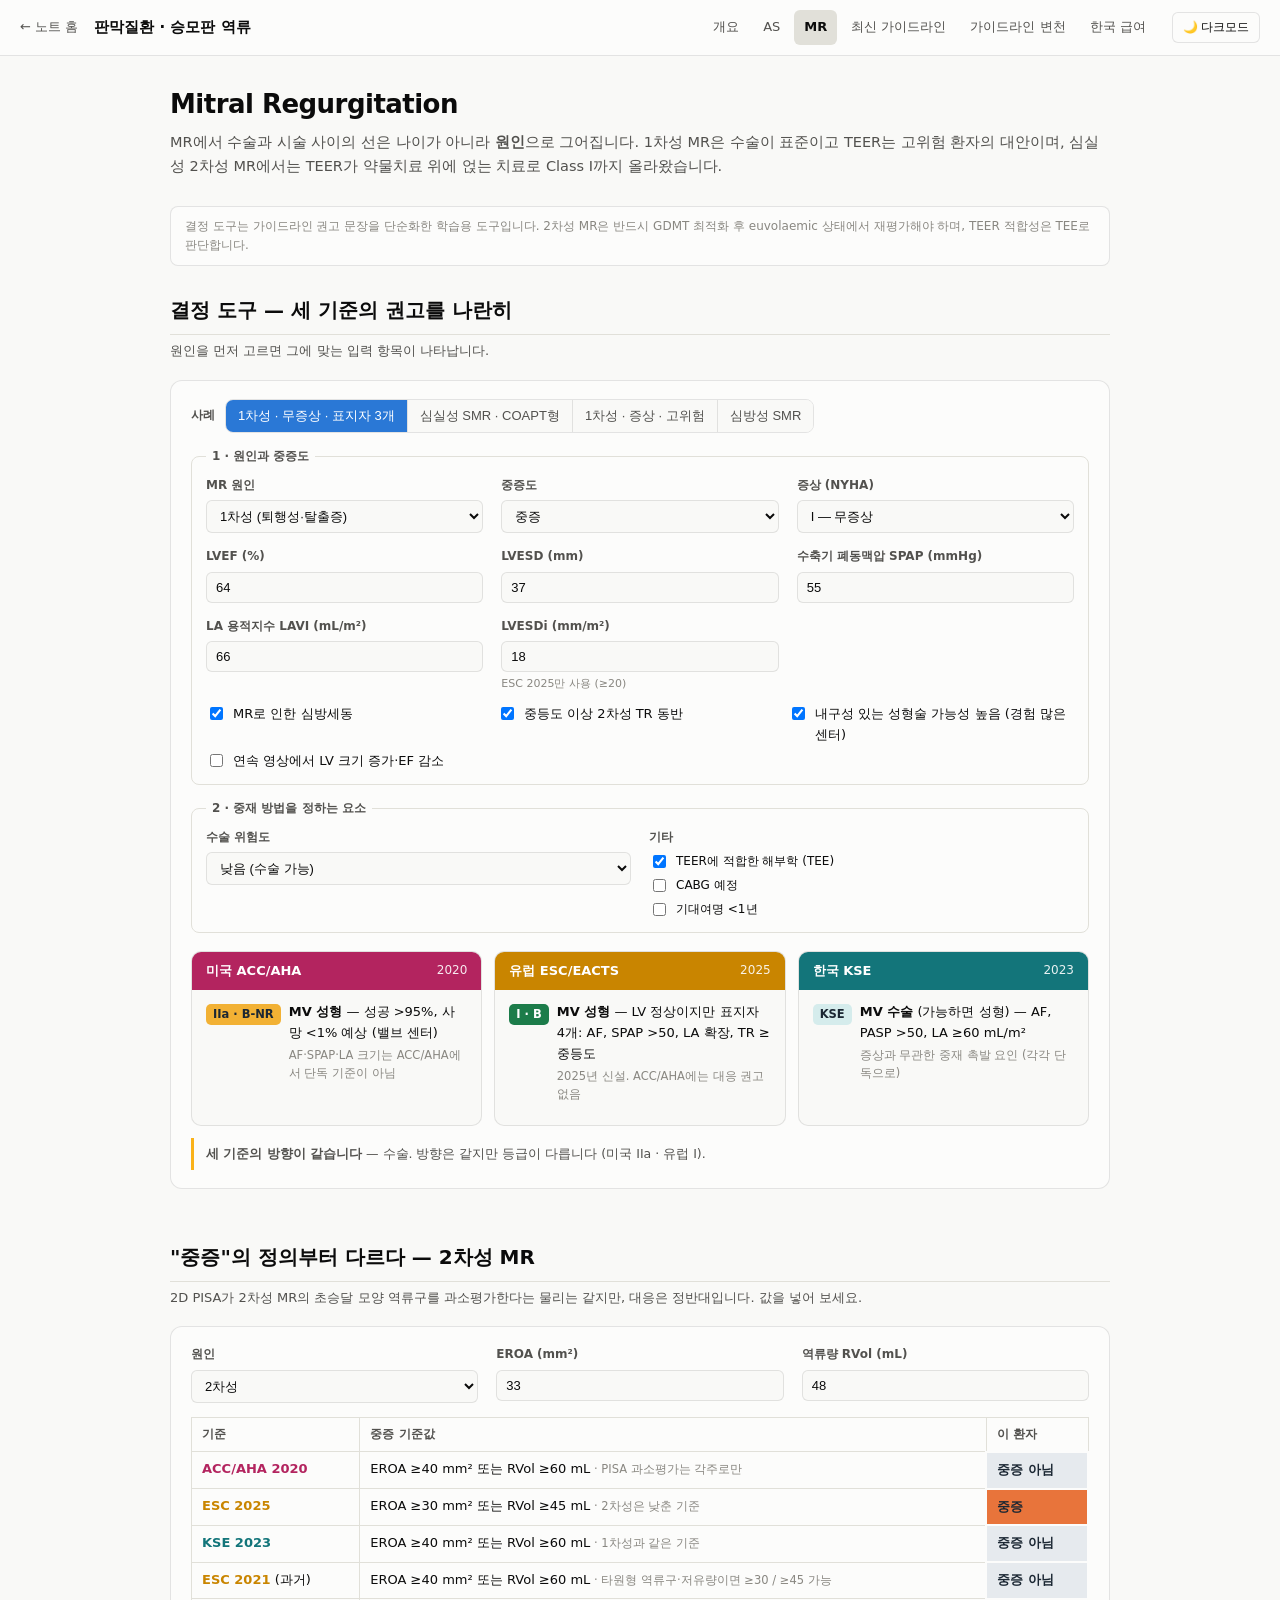
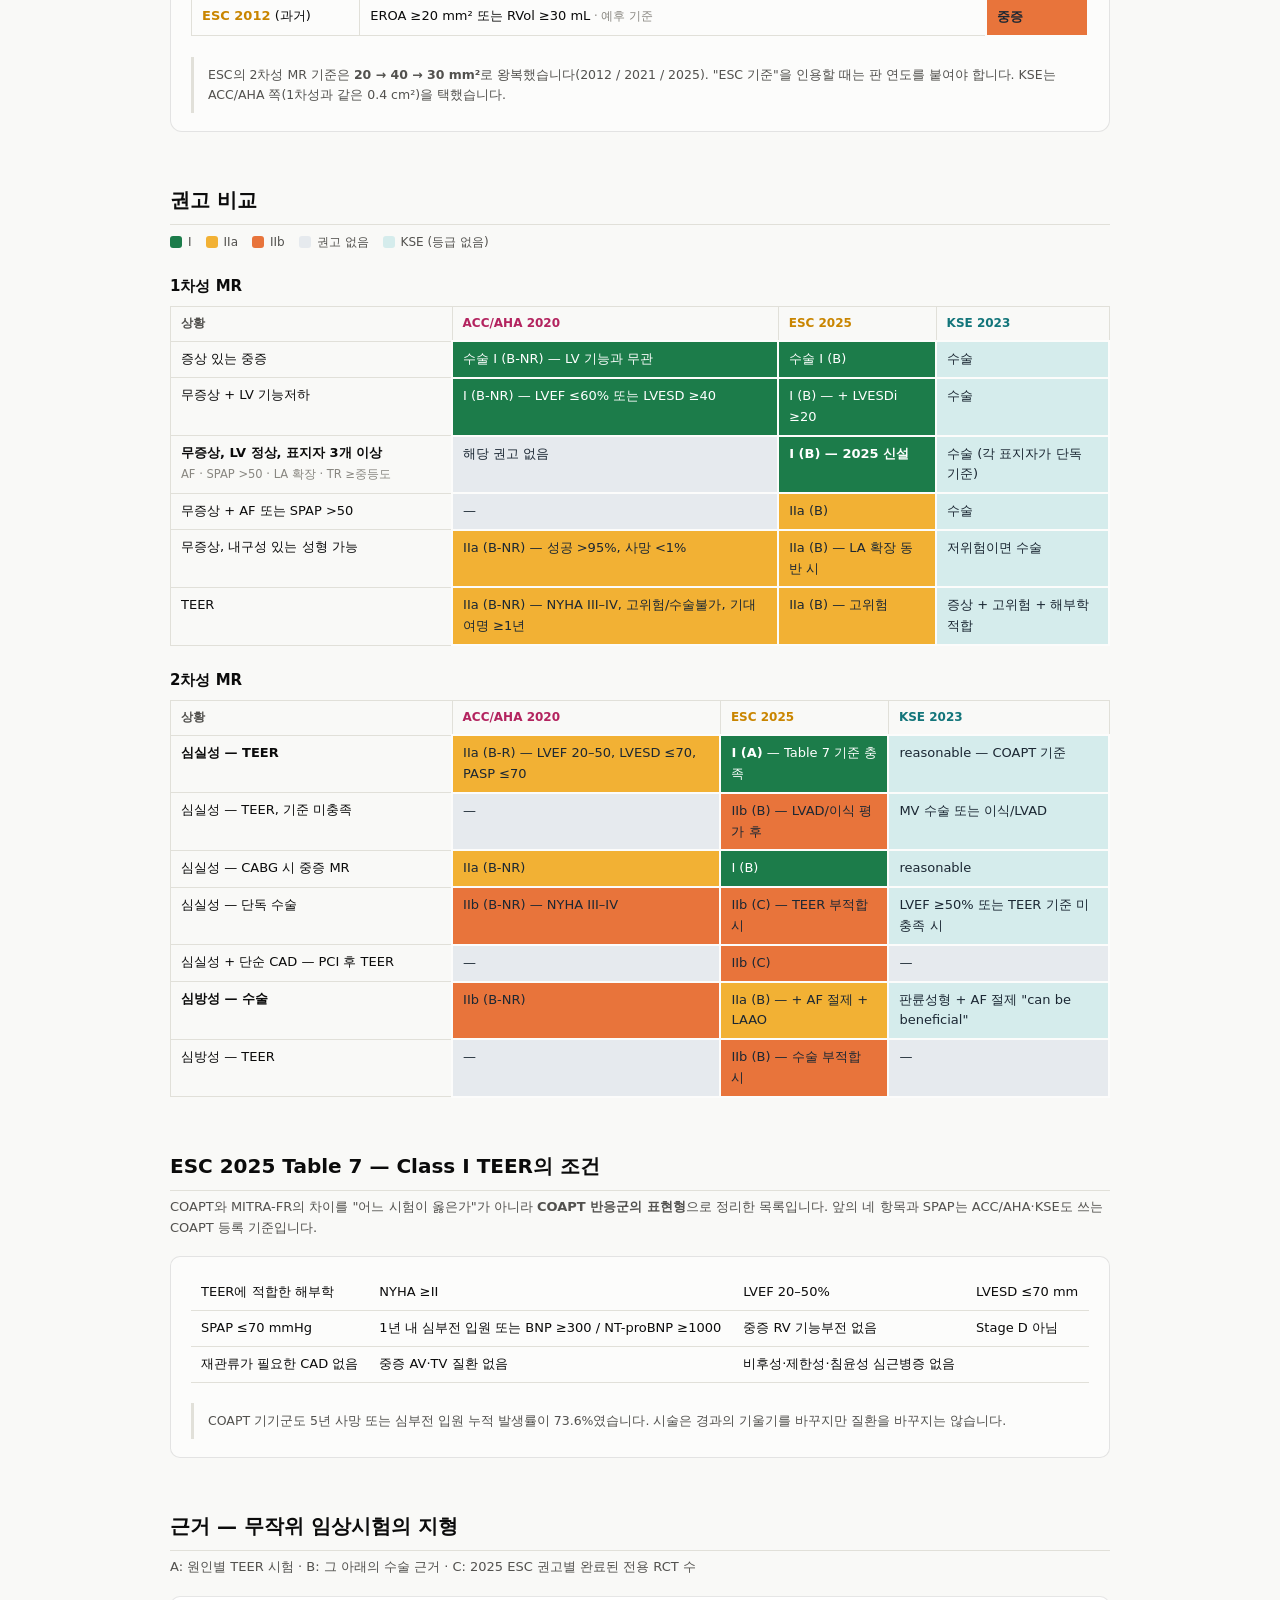
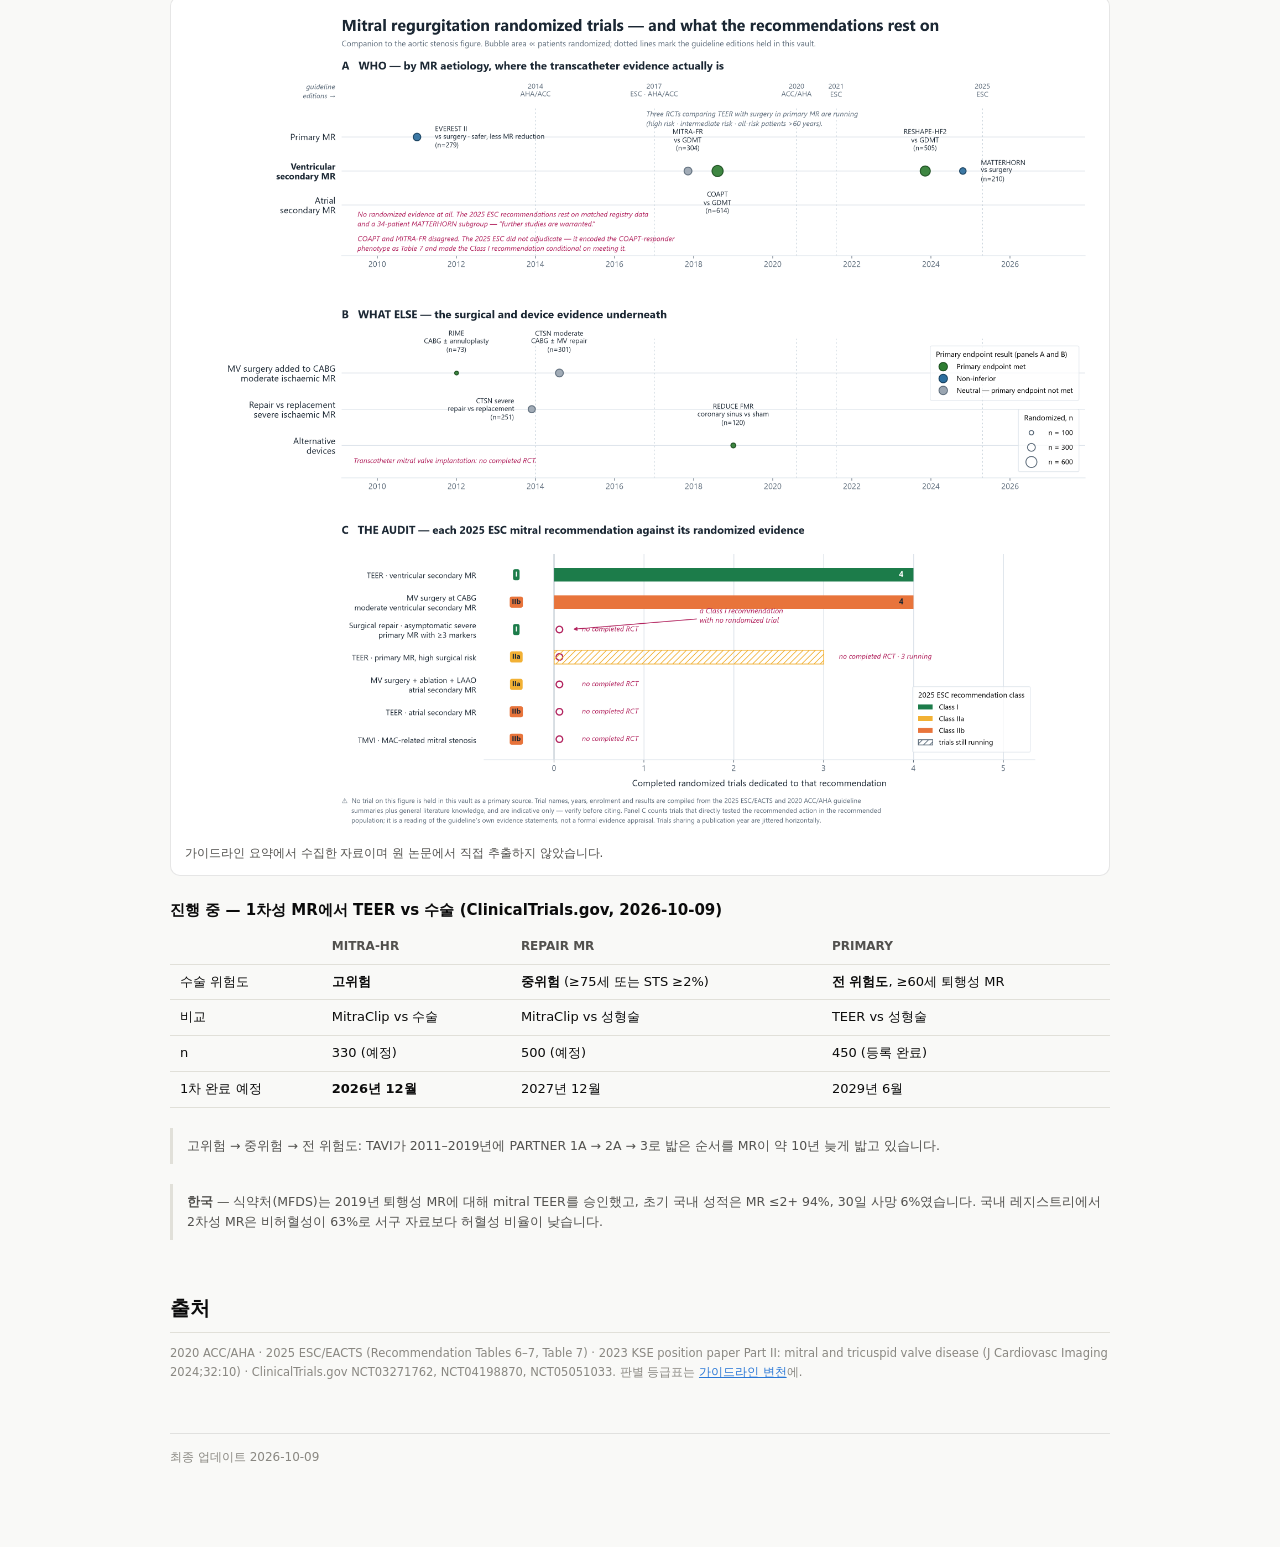
<file: mitral-regurgitation.html>
<!DOCTYPE html>
<html lang="ko">
<head>
<meta charset="UTF-8">
<meta name="robots" content="noindex, nofollow">
<meta name="viewport" content="width=device-width, initial-scale=1.0">
<title>승모판 역류증 — 미국·유럽·한국 기준 비교</title>
<link rel="stylesheet" href="assets/site.css">
</head>
<body>

<header class="top">
  <a class="home" href="index.html">← 노트 홈</a>
  <h1>판막질환 · 승모판 역류</h1>
  <nav class="tabs">
    <a href="vhd.html">개요</a>
    <a href="aortic-stenosis.html">AS</a>
    <a href="mitral-regurgitation.html" aria-current="page">MR</a>
    <a href="guidelines.html">최신 가이드라인</a>
    <a href="guideline-history.html">가이드라인 변천</a>
    <a href="korea-reimbursement.html">한국 급여</a>
  </nav>
  <button id="themeToggle" type="button">🌙 다크모드</button>
</header>

<main>
  <h2 class="page">Mitral Regurgitation</h2>
  <p class="lede">MR에서 수술과 시술 사이의 선은 나이가 아니라 <b>원인</b>으로 그어집니다. 1차성 MR은 수술이 표준이고 TEER는 고위험 환자의 대안이며,
    심실성 2차성 MR에서는 TEER가 약물치료 위에 얹는 치료로 Class I까지 올라왔습니다.</p>
  <div class="disclaimer">결정 도구는 가이드라인 권고 문장을 단순화한 학습용 도구입니다. 2차성 MR은 반드시 GDMT 최적화 후 euvolaemic 상태에서 재평가해야 하며, TEER 적합성은 TEE로 판단합니다.</div>

  <section id="tool">
    <h2>결정 도구 — 세 기준의 권고를 나란히</h2>
    <p class="subtitle">원인을 먼저 고르면 그에 맞는 입력 항목이 나타납니다.</p>
    <div class="tool">
      <div style="display:flex;gap:10px;flex-wrap:wrap;align-items:center;margin-bottom:14px">
        <span style="font-size:12px;color:var(--text-secondary);font-weight:600">사례</span>
        <div class="seg" id="presets">
          <button type="button" data-p="m1">1차성 · 무증상 · 표지자 3개</button>
          <button type="button" data-p="m2">심실성 SMR · COAPT형</button>
          <button type="button" data-p="m3">1차성 · 증상 · 고위험</button>
          <button type="button" data-p="m4">심방성 SMR</button>
        </div>
      </div>

      <fieldset><legend>1 · 원인과 중증도</legend>
        <div class="tool-grid">
          <div class="field"><label for="et">MR 원인</label>
            <select id="et">
              <option value="pmr">1차성 (퇴행성·탈출증)</option>
              <option value="vsmr">2차성 — 심실성 (LV 기능저하·허혈성)</option>
              <option value="asmr">2차성 — 심방성 (AF·HFpEF, 판륜 확장)</option>
            </select></div>
          <div class="field"><label for="sev">중증도</label>
            <select id="sev"><option value="severe">중증</option><option value="moderate">중등도</option></select></div>
          <div class="field"><label for="nyha">증상 (NYHA)</label>
            <select id="nyha"><option value="1">I — 무증상</option><option value="2">II</option><option value="3">III–IV</option></select></div>
          <div class="field"><label for="lvef">LVEF (%)</label><input id="lvef" type="number" min="10" max="80"></div>
          <div class="field"><label for="lvesd">LVESD (mm)</label><input id="lvesd" type="number" min="20" max="90"></div>
          <div class="field"><label for="spap">수축기 폐동맥압 SPAP (mmHg)</label><input id="spap" type="number" min="15" max="110"></div>
          <div class="field cond" data-show="et=pmr"><label for="lavi">LA 용적지수 LAVI (mL/m²)</label><input id="lavi" type="number" min="15" max="200"></div>
          <div class="field cond" data-show="et=pmr"><label for="lvesdi">LVESDi (mm/m²)</label><input id="lvesdi" type="number" min="10" max="50" step="0.5">
            <div class="hint">ESC 2025만 사용 (≥20)</div></div>
        </div>
        <div class="checks cond" data-show="et=pmr" style="margin-top:12px;display:grid;grid-template-columns:repeat(auto-fit,minmax(260px,1fr))">
          <label><input type="checkbox" id="af"> MR로 인한 심방세동</label>
          <label><input type="checkbox" id="tr"> 중등도 이상 2차성 TR 동반</label>
          <label><input type="checkbox" id="repair"> 내구성 있는 성형술 가능성 높음 (경험 많은 센터)</label>
          <label><input type="checkbox" id="lvdecl"> 연속 영상에서 LV 크기 증가·EF 감소</label>
        </div>
        <div class="checks cond" data-show="et=vsmr" style="margin-top:12px;display:grid;grid-template-columns:repeat(auto-fit,minmax(260px,1fr))">
          <label><input type="checkbox" id="gdmt"> GDMT 최적화 (±CRT) 후에도 중증 MR 지속</label>
          <label><input type="checkbox" id="hfh"> 지난 1년 심부전 입원 또는 BNP ≥300 / NT-proBNP ≥1000</label>
          <label><input type="checkbox" id="cad"> 재관류가 필요한 관상동맥질환</label>
          <label><input type="checkbox" id="rv"> 중증 우심실 기능부전</label>
          <label><input type="checkbox" id="stageD"> 진행성 심부전 (Stage D)</label>
        </div>
        <div class="checks cond" data-show="et=asmr" style="margin-top:12px">
          <label><input type="checkbox" id="omt"> 심부전·AF 치료(리듬 조절 포함) 최적화 후에도 증상 지속</label>
        </div>
      </fieldset>

      <fieldset><legend>2 · 중재 방법을 정하는 요소</legend>
        <div class="tool-grid">
          <div class="field"><label for="risk">수술 위험도</label>
            <select id="risk"><option value="low">낮음 (수술 가능)</option><option value="high">높음</option><option value="prohib">수술 불가 (prohibitive)</option></select></div>
          <div class="field"><span class="lab">기타</span>
            <div class="checks">
              <label><input type="checkbox" id="anat"> TEER에 적합한 해부학 (TEE)</label>
              <label><input type="checkbox" id="cabg"> CABG 예정</label>
              <label><input type="checkbox" id="le1"> 기대여명 &lt;1년</label>
            </div></div>
        </div>
      </fieldset>

      <div class="verdicts" id="verdicts"></div>
      <div class="diffbox" id="diff"></div>
    </div>
  </section>

  <section id="severity">
    <h2>"중증"의 정의부터 다르다 — 2차성 MR</h2>
    <p class="subtitle">2D PISA가 2차성 MR의 초승달 모양 역류구를 과소평가한다는 물리는 같지만, 대응은 정반대입니다. 값을 넣어 보세요.</p>
    <div class="tool">
      <div class="tool-grid">
        <div class="field"><label for="s_et">원인</label><select id="s_et"><option value="sec">2차성</option><option value="prim">1차성</option></select></div>
        <div class="field"><label for="s_eroa">EROA (mm²)</label><input id="s_eroa" type="number" value="33" min="5" max="120"></div>
        <div class="field"><label for="s_rvol">역류량 RVol (mL)</label><input id="s_rvol" type="number" value="48" min="5" max="150"></div>
      </div>
      <div class="table-wrap" style="margin-top:14px"><table class="grid classed">
        <thead><tr><th>기준</th><th>중증 기준값</th><th>이 환자</th></tr></thead>
        <tbody id="sevtab"></tbody>
      </table></div>
      <p class="note">ESC의 2차성 MR 기준은 <b>20 → 40 → 30 mm²</b>로 왕복했습니다(2012 / 2021 / 2025). "ESC 기준"을 인용할 때는 판 연도를 붙여야 합니다.
        KSE는 ACC/AHA 쪽(1차성과 같은 0.4 cm²)을 택했습니다.</p>
    </div>
  </section>

  <section id="indications">
    <h2>권고 비교</h2>
    <div class="legend">
      <span class="key"><span class="sw cls-I"></span>I</span><span class="key"><span class="sw cls-IIa"></span>IIa</span>
      <span class="key"><span class="sw cls-IIb"></span>IIb</span><span class="key"><span class="sw cls-none"></span>권고 없음</span>
      <span class="key"><span class="sw cls-KR"></span>KSE (등급 없음)</span>
    </div>
    <h3>1차성 MR</h3>
    <div class="table-wrap"><table class="grid classed">
      <thead><tr><th style="width:30%">상황</th><th><span class="lin us">ACC/AHA 2020</span></th><th><span class="lin eu">ESC 2025</span></th><th><span class="lin kr">KSE 2023</span></th></tr></thead>
      <tbody>
        <tr><td>증상 있는 중증</td><td class="cls-I">수술 I (B-NR) — LV 기능과 무관</td><td class="cls-I">수술 I (B)</td><td class="cls-KR">수술</td></tr>
        <tr><td>무증상 + LV 기능저하</td><td class="cls-I">I (B-NR) — LVEF ≤60% 또는 LVESD ≥40</td><td class="cls-I">I (B) — + LVESDi ≥20</td><td class="cls-KR">수술</td></tr>
        <tr><td><b>무증상, LV 정상, 표지자 3개 이상</b><br><span class="src">AF · SPAP &gt;50 · LA 확장 · TR ≥중등도</span></td><td class="cls-none">해당 권고 없음</td><td class="cls-I"><b>I (B) — 2025 신설</b></td><td class="cls-KR">수술 (각 표지자가 단독 기준)</td></tr>
        <tr><td>무증상 + AF 또는 SPAP &gt;50</td><td class="cls-none">—</td><td class="cls-IIa">IIa (B)</td><td class="cls-KR">수술</td></tr>
        <tr><td>무증상, 내구성 있는 성형 가능</td><td class="cls-IIa">IIa (B-NR) — 성공 &gt;95%, 사망 &lt;1%</td><td class="cls-IIa">IIa (B) — LA 확장 동반 시</td><td class="cls-KR">저위험이면 수술</td></tr>
        <tr><td>TEER</td><td class="cls-IIa">IIa (B-NR) — NYHA III–IV, 고위험/수술불가, 기대여명 ≥1년</td><td class="cls-IIa">IIa (B) — 고위험</td><td class="cls-KR">증상 + 고위험 + 해부학 적합</td></tr>
      </tbody>
    </table></div>
    <h3>2차성 MR</h3>
    <div class="table-wrap"><table class="grid classed">
      <thead><tr><th style="width:30%">상황</th><th><span class="lin us">ACC/AHA 2020</span></th><th><span class="lin eu">ESC 2025</span></th><th><span class="lin kr">KSE 2023</span></th></tr></thead>
      <tbody>
        <tr><td><b>심실성 — TEER</b></td><td class="cls-IIa">IIa (B-R) — LVEF 20–50, LVESD ≤70, PASP ≤70</td><td class="cls-I"><b>I (A)</b> — Table 7 기준 충족</td><td class="cls-KR">reasonable — COAPT 기준</td></tr>
        <tr><td>심실성 — TEER, 기준 미충족</td><td class="cls-none">—</td><td class="cls-IIb">IIb (B) — LVAD/이식 평가 후</td><td class="cls-KR">MV 수술 또는 이식/LVAD</td></tr>
        <tr><td>심실성 — CABG 시 중증 MR</td><td class="cls-IIa">IIa (B-NR)</td><td class="cls-I">I (B)</td><td class="cls-KR">reasonable</td></tr>
        <tr><td>심실성 — 단독 수술</td><td class="cls-IIb">IIb (B-NR) — NYHA III–IV</td><td class="cls-IIb">IIb (C) — TEER 부적합 시</td><td class="cls-KR">LVEF ≥50% 또는 TEER 기준 미충족 시</td></tr>
        <tr><td>심실성 + 단순 CAD — PCI 후 TEER</td><td class="cls-none">—</td><td class="cls-IIb">IIb (C)</td><td class="cls-none">—</td></tr>
        <tr><td><b>심방성 — 수술</b></td><td class="cls-IIb">IIb (B-NR)</td><td class="cls-IIa">IIa (B) — + AF 절제 + LAAO</td><td class="cls-KR">판륜성형 + AF 절제 "can be beneficial"</td></tr>
        <tr><td>심방성 — TEER</td><td class="cls-none">—</td><td class="cls-IIb">IIb (B) — 수술 부적합 시</td><td class="cls-none">—</td></tr>
      </tbody>
    </table></div>
  </section>

  <section id="table7">
    <h2>ESC 2025 Table 7 — Class I TEER의 조건</h2>
    <p class="subtitle">COAPT와 MITRA-FR의 차이를 "어느 시험이 옳은가"가 아니라 <b>COAPT 반응군의 표현형</b>으로 정리한 목록입니다. 앞의 네 항목과 SPAP는 ACC/AHA·KSE도 쓰는 COAPT 등록 기준입니다.</p>
    <div class="card"><div class="table-wrap"><table>
      <tbody>
        <tr><td>TEER에 적합한 해부학</td><td>NYHA ≥II</td><td>LVEF 20–50%</td><td>LVESD ≤70 mm</td></tr>
        <tr><td>SPAP ≤70 mmHg</td><td>1년 내 심부전 입원 또는 BNP ≥300 / NT-proBNP ≥1000</td><td>중증 RV 기능부전 없음</td><td>Stage D 아님</td></tr>
        <tr><td>재관류가 필요한 CAD 없음</td><td>중증 AV·TV 질환 없음</td><td>비후성·제한성·침윤성 심근병증 없음</td><td></td></tr>
      </tbody>
    </table></div>
    <p class="note">COAPT 기기군도 5년 사망 또는 심부전 입원 누적 발생률이 73.6%였습니다. 시술은 경과의 기울기를 바꾸지만 질환을 바꾸지는 않습니다.</p></div>
  </section>

  <section id="evidence">
    <h2>근거 — 무작위 임상시험의 지형</h2>
    <p class="subtitle">A: 원인별 TEER 시험 · B: 그 아래의 수술 근거 · C: 2025 ESC 권고별 완료된 전용 RCT 수</p>
    <figure class="fig"><img src="img/mteer-rct-landscape.png" alt="승모판 역류 무작위 임상시험: 원인별, 수술 근거, 2025 ESC 권고 감사" loading="lazy">
      <figcaption>가이드라인 요약에서 수집한 자료이며 원 논문에서 직접 추출하지 않았습니다.</figcaption></figure>
    <h3>진행 중 — 1차성 MR에서 TEER vs 수술 (ClinicalTrials.gov, 2026-10-09)</h3>
    <div class="table-wrap"><table>
      <thead><tr><th></th><th>MITRA-HR</th><th>REPAIR MR</th><th>PRIMARY</th></tr></thead>
      <tbody>
        <tr><td>수술 위험도</td><td><b>고위험</b></td><td><b>중위험</b> (≥75세 또는 STS ≥2%)</td><td><b>전 위험도</b>, ≥60세 퇴행성 MR</td></tr>
        <tr><td>비교</td><td>MitraClip vs 수술</td><td>MitraClip vs 성형술</td><td>TEER vs 성형술</td></tr>
        <tr><td>n</td><td>330 (예정)</td><td>500 (예정)</td><td>450 (등록 완료)</td></tr>
        <tr><td>1차 완료 예정</td><td><b>2026년 12월</b></td><td>2027년 12월</td><td>2029년 6월</td></tr>
      </tbody>
    </table></div>
    <p class="note">고위험 → 중위험 → 전 위험도: TAVI가 2011–2019년에 PARTNER 1A → 2A → 3로 밟은 순서를 MR이 약 10년 늦게 밟고 있습니다.</p>
    <p class="note"><b>한국</b> — 식약처(MFDS)는 2019년 퇴행성 MR에 대해 mitral TEER를 승인했고, 초기 국내 성적은 MR ≤2+ 94%, 30일 사망 6%였습니다.
      국내 레지스트리에서 2차성 MR은 비허혈성이 63%로 서구 자료보다 허혈성 비율이 낮습니다.</p>
  </section>

  <section id="sources">
    <h2>출처</h2>
    <p class="src">2020 ACC/AHA · 2025 ESC/EACTS (Recommendation Tables 6–7, Table 7) · 2023 KSE position paper Part II: mitral and tricuspid valve disease (J Cardiovasc Imaging 2024;32:10) ·
      ClinicalTrials.gov NCT03271762, NCT04198870, NCT05051033. 판별 등급표는 <a href="guideline-history.html">가이드라인 변천</a>에.</p>
  </section>
  <footer>최종 업데이트 2026-10-09</footer>
</main>

<script src="assets/site.js"></script>
<script>
(function () {
  var $ = function (id) { return document.getElementById(id); };
  var IDS = ['et','sev','nyha','lvef','lvesd','spap','lavi','lvesdi','af','tr','repair','lvdecl','gdmt','hfh','cad','rv','stageD','omt','risk','anat','cabg','le1'];
  var BASE = { et:'pmr', sev:'severe', nyha:'1', lvef:62, lvesd:36, spap:35, lavi:45, lvesdi:18, af:false, tr:false, repair:true, lvdecl:false,
               gdmt:true, hfh:false, cad:false, rv:false, stageD:false, omt:true, risk:'low', anat:true, cabg:false, le1:false };
  function P(o) { var r = {}; for (var k in BASE) r[k] = BASE[k]; for (k in o) r[k] = o[k]; return r; }
  var PRESETS = {
    m1: P({ et:'pmr', nyha:'1', lvef:64, lvesd:37, spap:55, lavi:66, af:true, tr:true, repair:true }),
    m2: P({ et:'vsmr', nyha:'3', lvef:32, lvesd:58, spap:48, gdmt:true, hfh:true, anat:true, risk:'high' }),
    m3: P({ et:'pmr', nyha:'3', lvef:58, lvesd:41, spap:52, lavi:70, risk:'high', anat:true, repair:false }),
    m4: P({ et:'asmr', nyha:'3', lvef:60, lvesd:34, spap:45, omt:true, risk:'low', anat:true })
  };
  function load(p) { IDS.forEach(function (k) { var el = $(k); if (el.type === 'checkbox') el.checked = !!p[k]; else el.value = p[k]; }); }
  function read() {
    var s = {};
    IDS.forEach(function (k) { var el = $(k); s[k] = el.type === 'checkbox' ? el.checked : (el.type === 'number' ? parseFloat(el.value) : el.value); });
    s.sym = s.nyha !== '1'; s.nyha3 = s.nyha === '3';
    s.severe = s.sev === 'severe';
    s.ladil = s.lavi >= 60;
    s.lowRisk = s.risk === 'low';
    s.coapt = s.lvef >= 20 && s.lvef <= 50 && s.lvesd <= 70 && s.spap <= 70;
    return s;
  }
  function rec(cls, lvl, txt, why) { return { cls: cls, lvl: lvl, txt: txt, why: why || '' }; }
  var NONE = function (t, w) { return rec('—', '', t, w); };

  /* ------------------------------------------------ ACC/AHA 2020 */
  function acc(s) {
    var o = [];
    if (!s.severe) {
      if (s.et === 'vsmr' && s.cabg) return [NONE('중등도 MR + CABG — 2020 지침 요약에 등급 권고 없음', '2017 업데이트는 IIb (B-R)')];
      return [NONE('중등도 MR — 중재 적응증 없음, 1–2년마다 심초음파')];
    }
    if (s.et === 'pmr') {
      if (s.sym) {
        if (s.lowRisk) o.push(rec('I', 'B-NR', '<b>MV 수술</b> — 증상 있는 중증 1차성 MR, LV 기능과 무관', '퇴행성이면 치환보다 성형 I (B-NR)'));
        else if (s.nyha3 && s.anat && !s.le1) o.push(rec('IIa', 'B-NR', '<b>TEER</b> — NYHA III–IV, 고위험/수술불가, 해부학 적합', '기대여명 ≥1년'));
        else if (s.risk === 'high') o.push(rec('I', 'B-NR', '<b>MV 수술</b> — 증상 있는 중증 MR', 'TEER(IIa)는 NYHA III–IV + 적합한 해부학에서'));
        else o.push(NONE('수술 불가 + TEER 조건 미충족 — 약물치료, Heart Team'));
      } else {
        if (s.lvef <= 60 || s.lvesd >= 40) o.push(rec('I', 'B-NR', '<b>MV 수술</b> — 무증상 + LVEF ≤60% 또는 LVESD ≥40 mm (C2)'));
        else if (s.repair && s.lowRisk) o.push(rec('IIa', 'B-NR', '<b>MV 성형</b> — 성공 >95%, 사망 <1% 예상 (밸브 센터)', 'AF·SPAP·LA 크기는 ACC/AHA에서 단독 기준이 아님'));
        else if (s.lvdecl) o.push(rec('IIb', 'C-LD', 'MV 수술 고려 — 연속 영상에서 LV 크기 증가 또는 EF 감소'));
        else o.push(NONE('적응증 없음 — 6–12개월마다 심초음파'));
      }
    } else if (s.et === 'vsmr') {
      if (s.cabg) o.push(rec('IIa', 'B-NR', '<b>MV 수술</b> — CABG와 동시'));
      if (!s.gdmt) { o.push(rec('I', 'A', '<b>GDMT 최적화</b> (ARNI 포함) ± CRT 먼저', '심부전 전문의가 GDMT를 책임지는 것이 I (C-EO)')); return o; }
      if (s.le1) { o.push(NONE('기대여명 <1년 — 중재보다 완화')); return o; }
      if (s.sym && s.lvef < 50) {
        if (s.coapt && s.anat) o.push(rec('IIa', 'B-R', '<b>TEER</b> — LVEF 20–50%, LVESD ≤70, PASP ≤70, 적합한 해부학', 'COAPT 등록 기준'));
        else o.push(NONE('TEER 기준 미충족 (' + coaptMiss(s) + ')'));
        if (s.nyha3 && !s.cabg) o.push(rec('IIb', 'B-NR', 'MV 수술 고려 — NYHA III–IV 지속'));
      } else if (!s.cabg) o.push(NONE(s.sym ? 'LVEF ≥50% 심실성 MR — 해당 권고 없음' : '무증상 — GDMT 유지, 추적'));
    } else {
      if (s.nyha3 && s.omt) o.push(rec('IIb', 'B-NR', 'MV 수술 고려 — 심방성(판륜 확장) MR, LVEF ≥50%, NYHA III–IV', '"atrial secondary MR"이라는 범주로 따로 다루지 않음'));
      else o.push(NONE('심부전·AF 치료 최적화 — 수술은 NYHA III–IV 지속 시 IIb'));
    }
    return o;
  }
  function coaptMiss(s) {
    var m = [];
    if (!(s.lvef >= 20 && s.lvef <= 50)) m.push('LVEF ' + s.lvef + '%');
    if (s.lvesd > 70) m.push('LVESD ' + s.lvesd);
    if (s.spap > 70) m.push('SPAP ' + s.spap);
    if (!s.anat) m.push('해부학');
    return m.join(', ') || '—';
  }

  /* ------------------------------------------------ ESC 2025 */
  function esc(s) {
    var o = [];
    if (!s.severe) {
      if (s.et === 'vsmr' && s.cabg) return [rec('IIb', 'B', 'MV 수술 고려 — 중등도 심실성 MR + CABG', '재발 MR은 줄지만 사망·임상 이득은 없음 (RCT 4개)')];
      return [NONE('중등도 MR — 매년 진료, 1–2년마다 심초음파')];
    }
    if (s.et === 'pmr') {
      if (s.sym) {
        if (s.lowRisk) o.push(rec('I', 'B', '<b>MV 수술</b> — 증상 있는 중증 1차성 MR, 수술 가능', '내구성이 기대되면 성형이 권고 술식 I (B)'));
        else if (s.anat) o.push(rec('IIa', 'B', '<b>TEER</b> — 증상, 고위험, 해부학 적합'));
        else o.push(NONE('고위험 + TEER 부적합 — Heart Team (TMVI 등은 1차성 MR 근거 부족)'));
      } else {
        var lvd = s.lvesd >= 40 || s.lvesdi >= 20 || s.lvef <= 60;
        var mk = [s.af && 'AF', s.spap > 50 && 'SPAP >50', s.ladil && 'LA 확장', s.tr && 'TR ≥중등도'].filter(Boolean);
        if (lvd) o.push(rec('I', 'B', '<b>MV 수술</b> — LV 기능저하 (LVESD ≥40, LVESDi ≥20 또는 LVEF ≤60%)'));
        else if (mk.length >= 3 && s.lowRisk && s.repair) o.push(rec('I', 'B', '<b>MV 성형</b> — LV 정상이지만 표지자 ' + mk.length + '개: ' + mk.join(', '), '2025년 신설. ACC/AHA에는 대응 권고 없음'));
        else if (s.spap > 50 || s.af) o.push(rec('IIa', 'B', '<b>MV 수술</b> — ' + [s.spap > 50 && 'SPAP >50 mmHg', s.af && 'MR로 인한 AF'].filter(Boolean).join(', ')));
        else if (s.ladil && s.lowRisk && s.repair) o.push(rec('IIa', 'B', '<b>MV 성형</b> — 의미 있는 LA 확장 (LAVI ≥60)', 'Heart Valve Centre에서'));
        else o.push(NONE('적응증 없음 — 연 2회 진료·심초음파 (Heart Valve Clinic)'));
        if (!lvd && mk.length && mk.length < 3) o[o.length - 1].why = (o[o.length - 1].why ? o[o.length - 1].why + ' · ' : '') + '표지자 ' + mk.length + '개 — 3개 이상이면 I (B)';
      }
    } else if (s.et === 'vsmr') {
      if (s.cabg) o.push(rec('I', 'B', '<b>MV 수술</b> — 중증 심실성 MR + CABG'));
      if (!s.gdmt) { o.push(rec('I', '', '<b>GDMT 최적화</b> (ARNI·BB·MRA·SGLT2i, 6주 내 증량) ± CRT 후 재평가', '약 40%가 1–3개월 GDMT 후 MR 중증도가 개선됨')); return o; }
      if (s.le1) { o.push(NONE('기대여명 <1년 — 완화')); return o; }
      if (s.sym && !s.cabg) {
        if (s.cad) o.push(rec('IIb', 'C', 'PCI 후 MR 재평가, 이어서 <b>TEER</b> — 단순 CAD'));
        var miss = table7Miss(s);
        if (!s.cad) {
          if (!miss.length) o.push(rec('I', 'A', '<b>TEER</b> — Table 7 기준 모두 충족', '심부전 입원 감소, 삶의 질 개선 (COAPT · RESHAPE-HF2)'));
          else if (s.anat) o.push(rec('IIb', 'B', '<b>TEER</b> — Table 7 미충족: ' + miss.join(', '), 'LVAD·심장이식 평가 후 증상 개선 목적'));
          if (!s.anat && !s.stageD) o.push(rec('IIb', 'C', 'MV 수술 고려 — TEER 부적합, 진행성 심부전 아님'));
        }
      } else if (!s.cabg) o.push(NONE('무증상 — GDMT 유지, 3–6개월마다 추적'));
    } else {
      if (s.sym && s.omt) {
        if (s.lowRisk) o.push(rec('IIa', 'B', '<b>MV 수술 + 외과적 AF 절제 + LAAO</b> — 증상 있는 중증 심방성 MR'));
        else if (s.anat) o.push(rec('IIb', 'B', '<b>TEER</b> — 수술 부적합, 리듬 조절 포함 최적화 후'));
        else o.push(NONE('수술·TEER 모두 부적합 — 약물치료'));
      } else o.push(NONE('약물치료·리듬 조절 최적화 먼저', '심방성 MR 기준: LVEF ≥50%, LV 정상 또는 경도 확장, 판륜 >35 mm, LAVI >34'));
    }
    return o;
  }
  function table7Miss(s) {
    var m = [];
    if (!s.anat) m.push('해부학'); if (!s.sym) m.push('NYHA ≥II');
    if (!(s.lvef >= 20 && s.lvef <= 50)) m.push('LVEF 20–50%'); if (s.lvesd > 70) m.push('LVESD ≤70');
    if (!s.hfh) m.push('심부전 입원/BNP 상승'); if (s.spap > 70) m.push('SPAP ≤70');
    if (s.rv) m.push('중증 RV 기능부전'); if (s.stageD) m.push('Stage D'); if (s.cad) m.push('재관류 필요 CAD');
    return m;
  }

  /* ------------------------------------------------ KSE 2023 */
  function kse(s) {
    var o = [];
    if (!s.severe) return [rec('KSE', '', '중등도 MR — 1–2년마다 심초음파')];
    if (s.et === 'pmr') {
      if (s.sym) {
        if (s.lowRisk) o.push(rec('KSE', '', '<b>MV 수술</b> (가능하면 성형) — LV 기능과 무관'));
        else if (s.anat) o.push(rec('KSE', '', '<b>TEER</b> — 증상 + 고위험/수술불가 + 해부학 적합', '수술적 성형이 표준; MFDS 2019 승인'));
        else o.push(rec('KSE', '', 'Heart Team — 해부학과 기대여명 논의'));
      } else {
        var t = [s.lvef <= 60 && 'LVEF ≤60%', s.lvesd >= 40 && 'LVESD ≥40', s.af && 'AF', s.spap > 50 && 'PASP >50', s.ladil && 'LA ≥60 mL/m²'].filter(Boolean);
        if (t.length) o.push(rec('KSE', '', '<b>MV 수술</b> (가능하면 성형) — ' + t.join(', '), '증상과 무관한 중재 촉발 요인 (각각 단독으로)'));
        else if (s.repair && s.lowRisk) o.push(rec('KSE', '', '<b>MV 수술</b> — 내구성 있는 성형 가능성 높고 저위험', '국내 연구: 50세 이상에서 조기 수술이 심장사망 감소'));
        else o.push(rec('KSE', '', '경과 관찰 — 6–12개월마다 심초음파'));
      }
    } else if (s.et === 'vsmr') {
      if (s.cabg) o.push(rec('KSE', '', '<b>MV 수술</b> 동시 시행 reasonable — CABG'));
      if (!s.gdmt) { o.push(rec('KSE', '', '<b>GDMT 최적화</b> (ARNI 고려 — PRIME 연구) ± CRT 먼저')); return o; }
      if (s.le1) { o.push(rec('KSE', '', '완화의료 고려 — 기대여명 <1년')); return o; }
      if (s.sym && !s.cabg) {
        if (s.lvef < 50) {
          if (s.coapt && s.anat) o.push(rec('KSE', '', '<b>TEER</b> reasonable — 20 ≤ LVEF ≤ 50, LVESD ≤70, PASP ≤70'));
          else o.push(rec('KSE', '', '<b>MV 수술</b> 또는 심장이식/LVAD — TEER 기준 미충족 (' + coaptMiss(s) + ')'));
        } else o.push(rec('KSE', '', '<b>MV 수술</b> — LVEF ≥50%'));
      } else if (!s.cabg) o.push(rec('KSE', '', '무증상 — GDMT 유지, 추적'));
    } else {
      if (s.sym) o.push(rec('KSE', '', '<b>링 판륜성형 + AF 절제</b> "can be beneficial"', '심방성 MR에 대한 별도 알고리즘 없음'));
      else o.push(rec('KSE', '', 'AF·심부전 치료, 추적'));
    }
    return o;
  }

  function render(list) {
    return list.map(function (r) {
      var c = r.cls === '—' ? '<span class="chip cls-none">—</span>' : (r.cls === 'KSE' ? '<span class="chip cls-KR">KSE</span>' : chip(r.cls, r.lvl));
      return '<div class="rec">' + c + '<div class="txt">' + r.txt + (r.why ? '<span class="why">' + r.why + '</span>' : '') + '</div></div>';
    }).join('');
  }
  function card(cls, name, ed, list) {
    return '<div class="verdict ' + cls + '"><div class="vh"><span>' + name + '</span><span class="ed">' + ed + '</span></div><div class="vb">' + render(list) + '</div></div>';
  }
  /* What does a guideline mainly recommend? Use only its strongest-class lines
     (KSE has no classes, so all its lines count), and ignore risk wording such
     as "수술불가" that names surgery without recommending it. */
  function kind(list) {
    var top = topClass(list) || 'KSE';
    var t = list.filter(function (r) { return r.cls === top; }).map(function (r) { return r.txt.replace(/<[^>]+>/g, ''); }).join(' ');
    if (/GDMT 최적화/.test(t)) return 'GDMT 먼저';
    var teer = /TEER/.test(t), surg = /수술|성형|판륜/.test(t.replace(/수술\s?불가|수술 부적합|수술적 성형이 표준|수술 가능/g, ''));
    if (teer && surg) return 'TEER·수술';
    if (teer) return 'TEER';
    if (surg) return '수술';
    return '중재 안 함';
  }
  function topClass(list) {
    var order = ['I', 'IIa', 'IIb'];
    for (var i = 0; i < order.length; i++) if (list.some(function (r) { return r.cls === order[i]; })) return order[i];
    return null;
  }

  function update() {
    var s = read();
    document.querySelectorAll('.cond').forEach(function (el) { var kv = el.getAttribute('data-show').split('='); el.hidden = s[kv[0]] !== kv[1]; });
    var a = acc(s), e = esc(s), k = kse(s);
    $('verdicts').innerHTML = card('us', '미국 ACC/AHA', '2020', a) + card('eu', '유럽 ESC/EACTS', '2025', e) + card('kr', '한국 KSE', '2023', k);
    var ka = kind(a), ke = kind(e), kk = kind(k), ca = topClass(a), ce = topClass(e);
    var txt = (ka === ke && ke === kk) ? '<b>세 기준의 방향이 같습니다</b> — ' + ka : '<b>세 기준이 갈립니다</b> — 미국: ' + ka + ' · 유럽: ' + ke + ' · 한국: ' + kk;
    if (ka === ke && ca && ce && ca !== ce) txt += '. 방향은 같지만 등급이 다릅니다 (미국 ' + ca + ' · 유럽 ' + ce + ').';
    $('diff').innerHTML = txt;
  }

  /* severity mini-calculator */
  function sev() {
    var et = $('s_et').value, e = parseFloat($('s_eroa').value), v = parseFloat($('s_rvol').value);
    var rows = et === 'sec'
      ? [['<span class="lin us">ACC/AHA 2020</span>', 40, 60, 'PISA 과소평가는 각주로만'], ['<span class="lin eu">ESC 2025</span>', 30, 45, '2차성은 낮춘 기준'],
         ['<span class="lin kr">KSE 2023</span>', 40, 60, '1차성과 같은 기준'], ['<span class="lin eu">ESC 2021</span> (과거)', 40, 60, '타원형 역류구·저유량이면 ≥30 / ≥45 가능'], ['<span class="lin eu">ESC 2012</span> (과거)', 20, 30, '예후 기준']]
      : [['<span class="lin us">ACC/AHA 2020</span>', 40, 60, ''], ['<span class="lin eu">ESC 2025</span>', 40, 60, ''], ['<span class="lin kr">KSE 2023</span>', 40, 60, '']];
    $('sevtab').innerHTML = rows.map(function (r) {
      var sevr = e >= r[1] || v >= r[2];
      return '<tr><td>' + r[0] + '</td><td>EROA ≥' + r[1] + ' mm² 또는 RVol ≥' + r[2] + ' mL' + (r[3] ? '<span class="why src"> · ' + r[3] + '</span>' : '') + '</td>' +
        '<td class="' + (sevr ? 'cls-IIb' : 'cls-none') + '"><b>' + (sevr ? '중증' : '중증 아님') + '</b></td></tr>';
    }).join('');
  }

  IDS.forEach(function (k) { var el = $(k); el.addEventListener(el.type === 'number' ? 'input' : 'change', update); });
  ['s_et', 's_eroa', 's_rvol'].forEach(function (k) { $(k).addEventListener('input', sev); $(k).addEventListener('change', sev); });
  document.querySelectorAll('#presets button').forEach(function (b) {
    b.addEventListener('click', function () {
      document.querySelectorAll('#presets button').forEach(function (x) { x.setAttribute('aria-pressed', 'false'); });
      b.setAttribute('aria-pressed', 'true'); load(PRESETS[b.getAttribute('data-p')]); update();
    });
  });
  var start = document.querySelector('#presets button[data-p="' + location.hash.slice(1) + '"]') || document.querySelector('#presets button');
  start.click(); sev();
})();
</script>
</body>
</html>
</file>
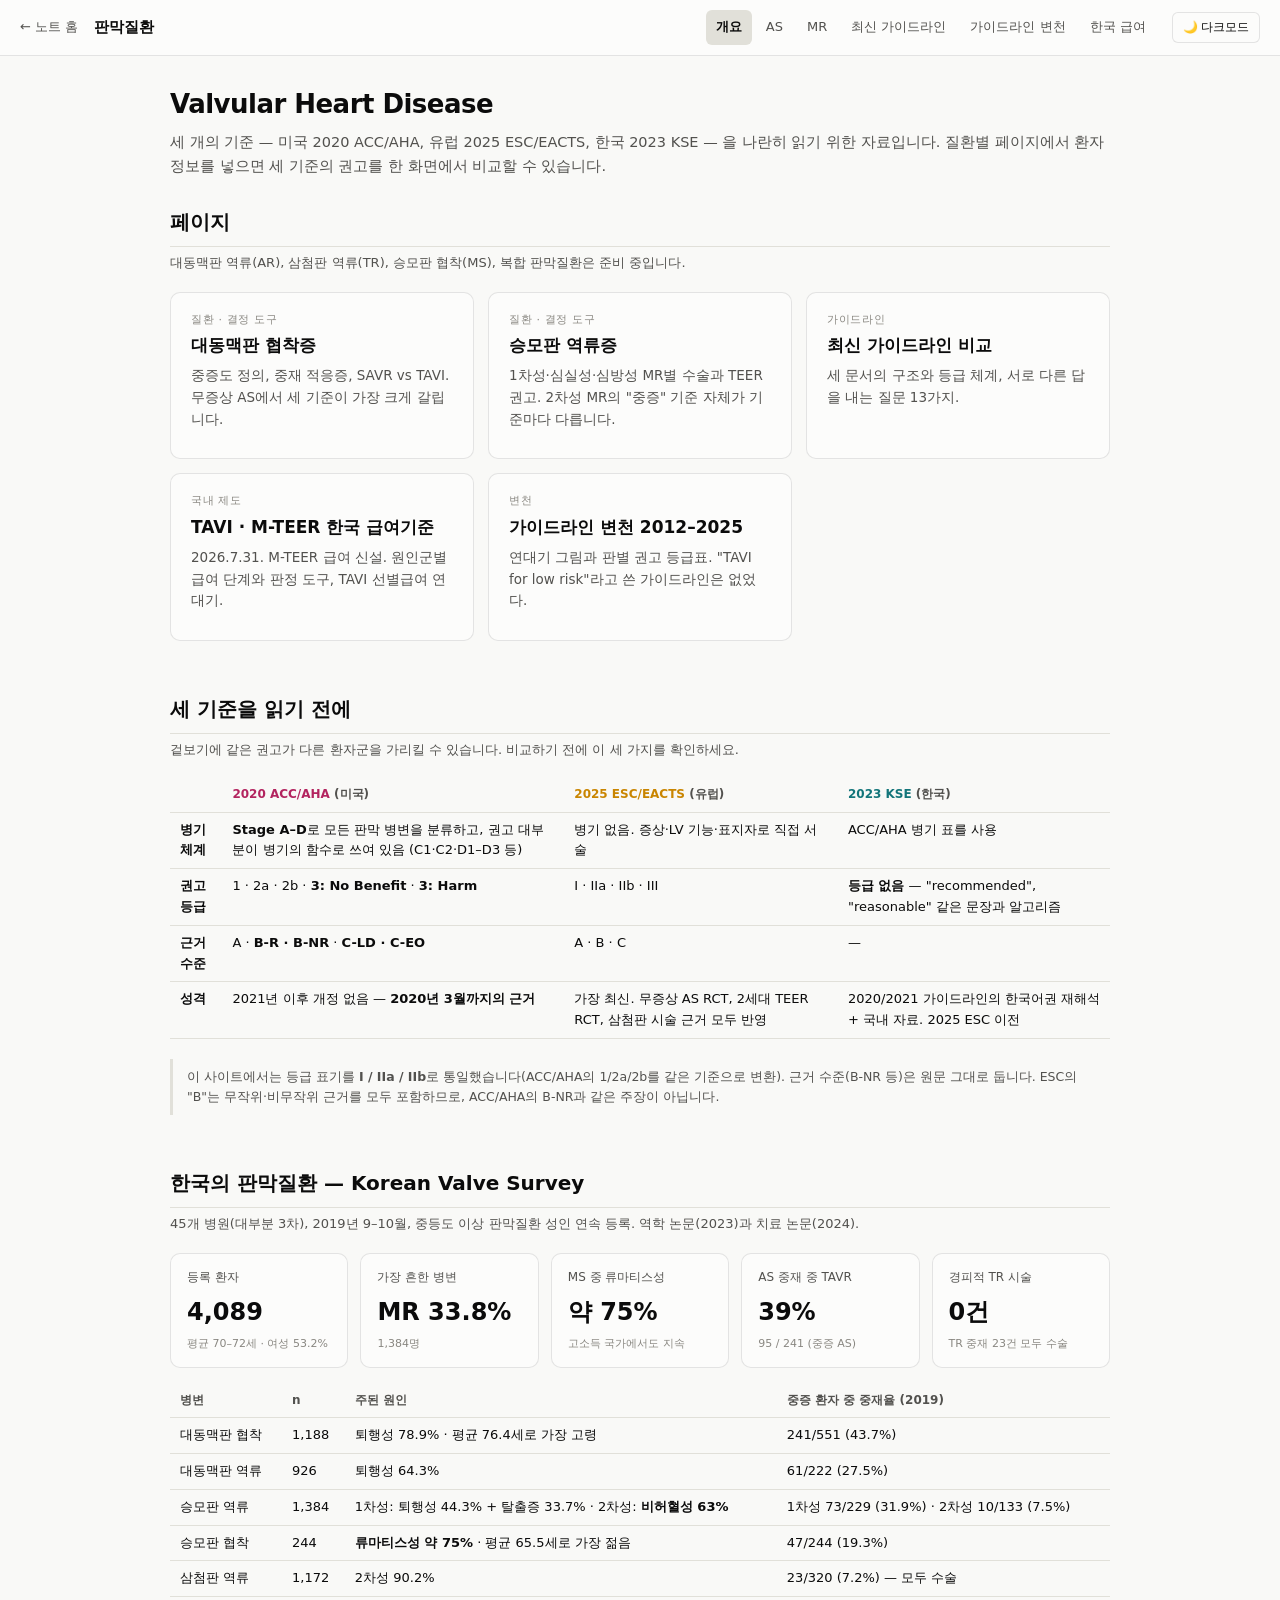
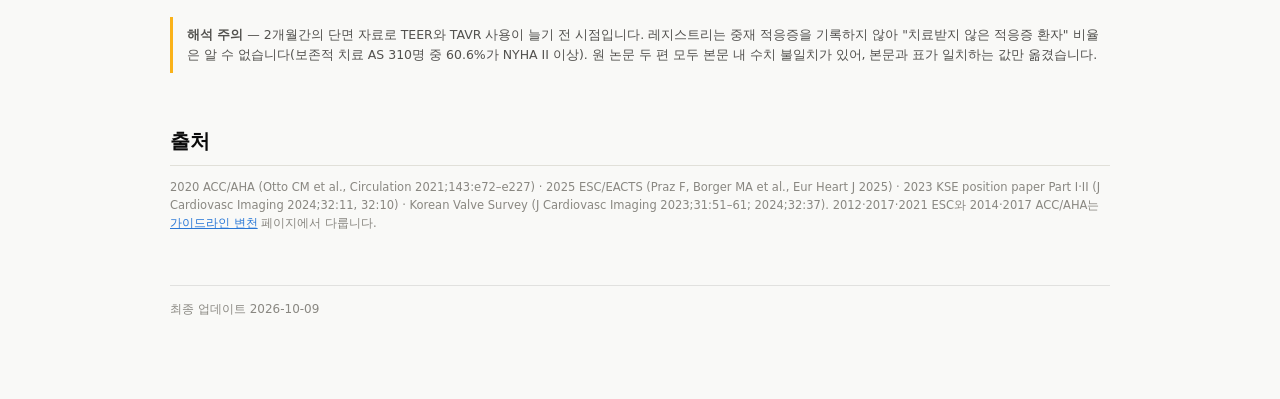
<file: vhd.html>
<!DOCTYPE html>
<html lang="ko">
<head>
<meta charset="UTF-8">
<meta name="robots" content="noindex, nofollow">
<meta name="viewport" content="width=device-width, initial-scale=1.0">
<title>판막질환 개요 — Valvular Heart Disease</title>
<link rel="stylesheet" href="assets/site.css">
</head>
<body>

<header class="top">
  <a class="home" href="index.html">← 노트 홈</a>
  <h1>판막질환</h1>
  <nav class="tabs">
    <a href="vhd.html" aria-current="page">개요</a>
    <a href="aortic-stenosis.html">AS</a>
    <a href="mitral-regurgitation.html">MR</a>
    <a href="guidelines.html">최신 가이드라인</a>
    <a href="guideline-history.html">가이드라인 변천</a>
    <a href="korea-reimbursement.html">한국 급여</a>
  </nav>
  <button id="themeToggle" type="button">🌙 다크모드</button>
</header>

<main>
  <h2 class="page">Valvular Heart Disease</h2>
  <p class="lede">세 개의 기준 — 미국 2020 ACC/AHA, 유럽 2025 ESC/EACTS, 한국 2023 KSE — 을 나란히 읽기 위한 자료입니다.
    질환별 페이지에서 환자 정보를 넣으면 세 기준의 권고를 한 화면에서 비교할 수 있습니다.</p>

  <section id="pages">
    <h2>페이지</h2>
    <p class="subtitle">대동맥판 역류(AR), 삼첨판 역류(TR), 승모판 협착(MS), 복합 판막질환은 준비 중입니다.</p>
    <div class="cards">
      <a class="tile" href="aortic-stenosis.html"><div class="k">질환 · 결정 도구</div><h3>대동맥판 협착증</h3>
        <p>중증도 정의, 중재 적응증, SAVR vs TAVI. 무증상 AS에서 세 기준이 가장 크게 갈립니다.</p></a>
      <a class="tile" href="mitral-regurgitation.html"><div class="k">질환 · 결정 도구</div><h3>승모판 역류증</h3>
        <p>1차성·심실성·심방성 MR별 수술과 TEER 권고. 2차성 MR의 "중증" 기준 자체가 기준마다 다릅니다.</p></a>
      <a class="tile" href="guidelines.html"><div class="k">가이드라인</div><h3>최신 가이드라인 비교</h3>
        <p>세 문서의 구조와 등급 체계, 서로 다른 답을 내는 질문 13가지.</p></a>
      <a class="tile" href="korea-reimbursement.html"><div class="k">국내 제도</div><h3>TAVI · M-TEER 한국 급여기준</h3>
        <p>2026.7.31. M-TEER 급여 신설. 원인군별 급여 단계와 판정 도구, TAVI 선별급여 연대기.</p></a>
      <a class="tile" href="guideline-history.html"><div class="k">변천</div><h3>가이드라인 변천 2012–2025</h3>
        <p>연대기 그림과 판별 권고 등급표. "TAVI for low risk"라고 쓴 가이드라인은 없었다.</p></a>
    </div>
  </section>

  <section id="read">
    <h2>세 기준을 읽기 전에</h2>
    <p class="subtitle">겉보기에 같은 권고가 다른 환자군을 가리킬 수 있습니다. 비교하기 전에 이 세 가지를 확인하세요.</p>
    <div class="table-wrap"><table>
      <thead><tr><th></th><th><span class="lin us">2020 ACC/AHA</span> (미국)</th><th><span class="lin eu">2025 ESC/EACTS</span> (유럽)</th><th><span class="lin kr">2023 KSE</span> (한국)</th></tr></thead>
      <tbody>
        <tr><td><b>병기 체계</b></td><td><b>Stage A–D</b>로 모든 판막 병변을 분류하고, 권고 대부분이 병기의 함수로 쓰여 있음 (C1·C2·D1–D3 등)</td><td>병기 없음. 증상·LV 기능·표지자로 직접 서술</td><td>ACC/AHA 병기 표를 사용</td></tr>
        <tr><td><b>권고 등급</b></td><td>1 · 2a · 2b · <b>3: No Benefit</b> · <b>3: Harm</b></td><td>I · IIa · IIb · III</td><td><b>등급 없음</b> — "recommended", "reasonable" 같은 문장과 알고리즘</td></tr>
        <tr><td><b>근거 수준</b></td><td>A · <b>B-R · B-NR</b> · <b>C-LD · C-EO</b></td><td>A · B · C</td><td>—</td></tr>
        <tr><td><b>성격</b></td><td>2021년 이후 개정 없음 — <b>2020년 3월까지의 근거</b></td><td>가장 최신. 무증상 AS RCT, 2세대 TEER RCT, 삼첨판 시술 근거 모두 반영</td><td>2020/2021 가이드라인의 한국어권 재해석 + 국내 자료. 2025 ESC 이전</td></tr>
      </tbody>
    </table></div>
    <p class="note">이 사이트에서는 등급 표기를 <b>I / IIa / IIb</b>로 통일했습니다(ACC/AHA의 1/2a/2b를 같은 기준으로 변환). 근거 수준(B-NR 등)은 원문 그대로 둡니다.
      ESC의 "B"는 무작위·비무작위 근거를 모두 포함하므로, ACC/AHA의 B-NR과 같은 주장이 아닙니다.</p>
  </section>

  <section id="korea">
    <h2>한국의 판막질환 — Korean Valve Survey</h2>
    <p class="subtitle">45개 병원(대부분 3차), 2019년 9–10월, 중등도 이상 판막질환 성인 연속 등록. 역학 논문(2023)과 치료 논문(2024).</p>
    <div class="kpi-row">
      <div class="kpi"><div class="label">등록 환자</div><div class="value">4,089</div><div class="note2">평균 70–72세 · 여성 53.2%</div></div>
      <div class="kpi"><div class="label">가장 흔한 병변</div><div class="value">MR 33.8%</div><div class="note2">1,384명</div></div>
      <div class="kpi"><div class="label">MS 중 류마티스성</div><div class="value">약 75%</div><div class="note2">고소득 국가에서도 지속</div></div>
      <div class="kpi"><div class="label">AS 중재 중 TAVR</div><div class="value">39%</div><div class="note2">95 / 241 (중증 AS)</div></div>
      <div class="kpi"><div class="label">경피적 TR 시술</div><div class="value">0건</div><div class="note2">TR 중재 23건 모두 수술</div></div>
    </div>
    <div class="table-wrap" style="margin-top:16px"><table>
      <thead><tr><th>병변</th><th>n</th><th>주된 원인</th><th>중증 환자 중 중재율 (2019)</th></tr></thead>
      <tbody>
        <tr><td>대동맥판 협착</td><td>1,188</td><td>퇴행성 78.9% · 평균 76.4세로 가장 고령</td><td>241/551 (43.7%)</td></tr>
        <tr><td>대동맥판 역류</td><td>926</td><td>퇴행성 64.3%</td><td>61/222 (27.5%)</td></tr>
        <tr><td>승모판 역류</td><td>1,384</td><td>1차성: 퇴행성 44.3% + 탈출증 33.7% · 2차성: <b>비허혈성 63%</b></td><td>1차성 73/229 (31.9%) · 2차성 10/133 (7.5%)</td></tr>
        <tr><td>승모판 협착</td><td>244</td><td><b>류마티스성 약 75%</b> · 평균 65.5세로 가장 젊음</td><td>47/244 (19.3%)</td></tr>
        <tr><td>삼첨판 역류</td><td>1,172</td><td>2차성 90.2%</td><td>23/320 (7.2%) — 모두 수술</td></tr>
      </tbody>
    </table></div>
    <p class="note" style="border-left-color:var(--status-warning)"><b>해석 주의</b> — 2개월간의 단면 자료로 TEER와 TAVR 사용이 늘기 전 시점입니다. 레지스트리는 중재 적응증을 기록하지 않아
      "치료받지 않은 적응증 환자" 비율은 알 수 없습니다(보존적 치료 AS 310명 중 60.6%가 NYHA II 이상). 원 논문 두 편 모두 본문 내 수치 불일치가 있어, 본문과 표가 일치하는 값만 옮겼습니다.</p>
  </section>

  <section id="sources">
    <h2>출처</h2>
    <p class="src">2020 ACC/AHA (Otto CM et al., Circulation 2021;143:e72–e227) · 2025 ESC/EACTS (Praz F, Borger MA et al., Eur Heart J 2025) ·
      2023 KSE position paper Part I·II (J Cardiovasc Imaging 2024;32:11, 32:10) · Korean Valve Survey (J Cardiovasc Imaging 2023;31:51–61; 2024;32:37).
      2012·2017·2021 ESC와 2014·2017 ACC/AHA는 <a href="guideline-history.html">가이드라인 변천</a> 페이지에서 다룹니다.</p>
  </section>

  <footer>최종 업데이트 2026-10-09</footer>
</main>

<script src="assets/site.js"></script>
</body>
</html>
</file>
<file: assets/site.css>
/* Shared styles for the VHD notes site — same tokens and look as the PH notes site. */
:root {
  color-scheme: light;
  --surface-1:#fcfcfb; --plane:#f9f9f7;
  --text-primary:#0b0b0b; --text-secondary:#52514e; --text-muted:#898781;
  --grid:#e1e0d9; --baseline:#c3c2b7; --border:rgba(11,11,11,0.10);
  --series-1:#2a78d6; --series-2:#eb6834;
  --status-warning:#fab219;
  /* guideline lineage identity */
  --us:#b3245f; --eu:#c98500; --kr:#13757a;
  /* class-of-recommendation convention (both guideline bodies run green -> yellow -> orange -> red) */
  --c1:#1c7c4a; --c2a:#f2b134; --c2b:#e8743b; --c3:#c0392b; --cnone:#e6eaee; --ckr:#d5ecec;
  --c1-ink:#ffffff; --c2a-ink:#1b2733; --c2b-ink:#1b2733; --c3-ink:#ffffff; --cnone-ink:#1b2733; --ckr-ink:#1b2733;
}
@media (prefers-color-scheme: dark) {
  :root:where(:not([data-theme="light"])) {
    color-scheme: dark;
    --surface-1:#1a1a19; --plane:#0d0d0d;
    --text-primary:#ffffff; --text-secondary:#c3c2b7; --text-muted:#898781;
    --grid:#2c2c2a; --baseline:#383835; --border:rgba(255,255,255,0.10);
    --series-1:#3987e5; --series-2:#d95926; --status-warning:#e3a008;
    --us:#e66b9a; --eu:#e3a33a; --kr:#3fb3b8;
    --cnone:#33373b; --cnone-ink:#e6e6e2; --ckr:#1d4b4d; --ckr-ink:#e6f4f4;
  }
}
:root[data-theme="dark"] {
  color-scheme: dark;
  --surface-1:#1a1a19; --plane:#0d0d0d;
  --text-primary:#ffffff; --text-secondary:#c3c2b7; --text-muted:#898781;
  --grid:#2c2c2a; --baseline:#383835; --border:rgba(255,255,255,0.10);
  --series-1:#3987e5; --series-2:#d95926; --status-warning:#e3a008;
  --us:#e66b9a; --eu:#e3a33a; --kr:#3fb3b8;
  --cnone:#33373b; --cnone-ink:#e6e6e2; --ckr:#1d4b4d; --ckr-ink:#e6f4f4;
}

* { box-sizing:border-box; }
html, body { margin:0; padding:0; }
body {
  font-family: system-ui, -apple-system, "Segoe UI", "Malgun Gothic", sans-serif;
  background:var(--plane); color:var(--text-primary); line-height:1.6;
}
a { color:var(--series-1); }

header.top {
  position:sticky; top:0; z-index:20;
  background:var(--surface-1); border-bottom:1px solid var(--border);
  padding:10px 20px; display:flex; align-items:center; gap:16px; flex-wrap:wrap;
}
header.top .home { font-size:13px; text-decoration:none; color:var(--text-secondary); white-space:nowrap; }
header.top .home:hover { color:var(--text-primary); }
header.top h1 { font-size:15px; margin:0; font-weight:600; white-space:nowrap; }
nav.tabs { display:flex; gap:4px; flex-wrap:wrap; margin-left:auto; }
nav.tabs a { text-decoration:none; color:var(--text-secondary); font-size:13px; padding:7px 10px; border-radius:6px; }
nav.tabs a:hover { background:var(--grid); color:var(--text-primary); }
nav.tabs a[aria-current="page"] { color:var(--text-primary); font-weight:600; background:var(--grid); }
#themeToggle { border:1px solid var(--border); background:var(--surface-1); color:var(--text-primary);
  border-radius:6px; padding:6px 10px; font-size:12px; cursor:pointer; }
#themeToggle:hover { background:var(--grid); }
header.top .spacer { margin-left:auto; }

main { max-width:980px; margin:0 auto; padding:28px 20px 80px; }
main.narrow { max-width:840px; padding-top:40px; }
h2.page { font-size:26px; margin:0 0 6px; letter-spacing:-0.02em; }
.lede { color:var(--text-secondary); font-size:14.5px; margin:0 0 28px; }
.disclaimer { font-size:12px; color:var(--text-muted); background:var(--surface-1);
  border:1px solid var(--border); border-radius:8px; padding:10px 14px; margin-bottom:28px; }

section { margin-bottom:52px; scroll-margin-top:64px; }
section > h2 { font-size:20px; margin:0 0 4px; padding-bottom:8px; border-bottom:1px solid var(--grid); }
section .subtitle { color:var(--text-secondary); font-size:13px; margin:6px 0 18px; }
h3 { font-size:15px; margin:22px 0 8px; }

.card { background:var(--surface-1); border:1px solid var(--border); border-radius:10px; padding:18px 20px; margin-bottom:14px; }

/* hub cards */
.cards { display:grid; gap:14px; grid-template-columns:repeat(auto-fit,minmax(280px,1fr)); }
a.tile, div.tile { display:block; text-decoration:none; color:inherit; background:var(--surface-1);
  border:1px solid var(--border); border-radius:10px; padding:18px 20px; transition:border-color .12s, transform .12s; }
a.tile:hover { border-color:var(--series-1); transform:translateY(-1px); }
.tile .k { font-size:11px; text-transform:uppercase; letter-spacing:.06em; color:var(--text-muted); }
.tile h3 { font-size:17px; margin:4px 0 6px; }
.tile p { font-size:13.5px; color:var(--text-secondary); margin:0 0 10px; }
.tile .meta { font-size:12px; color:var(--text-muted); }
div.tile.soon { opacity:.55; border-style:dashed; }
.category { margin-bottom:40px; }
.category-head { display:flex; align-items:baseline; gap:12px; margin:0 0 14px; }
.category-head h3 { font-size:20px; margin:0; }
.category-head .count { font-size:12px; color:var(--text-muted); }

.note { font-size:12.5px; color:var(--text-secondary); border-left:3px solid var(--grid); padding:8px 0 8px 14px; margin:20px 0 0; }
footer { color:var(--text-muted); font-size:12px; border-top:1px solid var(--border); margin-top:34px; padding-top:14px; }

/* KPI tiles */
.kpi-row { display:grid; grid-template-columns:repeat(auto-fit,minmax(150px,1fr)); gap:12px; }
.kpi { background:var(--surface-1); border:1px solid var(--border); border-radius:10px; padding:14px 16px; }
.kpi .label { font-size:12px; color:var(--text-secondary); margin-bottom:6px; }
.kpi .value { font-size:24px; font-weight:600; font-variant-numeric:tabular-nums; }
.kpi .note2 { font-size:11px; color:var(--text-muted); margin-top:4px; }

/* tables */
.table-wrap { overflow-x:auto; }
table { width:100%; border-collapse:collapse; font-size:13px; }
th, td { text-align:left; padding:7px 10px; border-bottom:1px solid var(--grid); vertical-align:top; }
th { color:var(--text-secondary); font-weight:600; font-size:12px; }
tbody tr:hover { background:var(--grid); }
table.grid td, table.grid th { border:1px solid var(--grid); }
td.c, th.c { text-align:center; }

/* class-of-recommendation cells and chips */
.cls-I   { background:var(--c1);  color:var(--c1-ink); }
.cls-IIa { background:var(--c2a); color:var(--c2a-ink); }
.cls-IIb { background:var(--c2b); color:var(--c2b-ink); }
.cls-III { background:var(--c3);  color:var(--c3-ink); }
.cls-none{ background:var(--cnone); color:var(--cnone-ink); }
.cls-KR  { background:var(--ckr); color:var(--ckr-ink); }
table.classed tbody tr:hover { background:transparent; }
table.classed td[class^="cls-"] { border:2px solid var(--surface-1); }
.chip { display:inline-block; font-size:11.5px; font-weight:700; padding:1px 7px; border-radius:5px; white-space:nowrap; }
.legend { display:flex; gap:14px; flex-wrap:wrap; font-size:12px; color:var(--text-secondary); margin:8px 0 12px; }
.legend .key { display:inline-flex; align-items:center; gap:6px; }
.legend .sw { width:12px; height:12px; border-radius:3px; display:inline-block; }

/* lineage labels */
.lin { font-weight:700; white-space:nowrap; }
.lin.us { color:var(--us); } .lin.eu { color:var(--eu); } .lin.kr { color:var(--kr); }

/* figures */
figure.fig { margin:0 0 14px; background:#fff; border:1px solid var(--border); border-radius:10px; padding:10px; }
figure.fig img { width:100%; height:auto; display:block; }
figure.fig figcaption { font-size:12px; color:#52514e; padding:8px 4px 2px; }

/* decision tool */
.tool { background:var(--surface-1); border:1px solid var(--border); border-radius:12px; padding:18px 20px; }
.tool-grid { display:grid; grid-template-columns:repeat(auto-fit,minmax(210px,1fr)); gap:14px 18px; }
.field label, .field .lab { display:block; font-size:12px; color:var(--text-secondary); margin-bottom:5px; font-weight:600; }
.field select, .field input[type=number] { width:100%; padding:7px 9px; border-radius:6px; border:1px solid var(--border);
  background:var(--plane); color:var(--text-primary); font-size:13px; }
.field .hint { font-size:11px; color:var(--text-muted); margin-top:3px; }
.checks { display:flex; flex-direction:column; gap:5px; font-size:13px; }
.checks label { font-weight:400; color:var(--text-primary); display:flex; gap:7px; align-items:flex-start; margin:0; }
fieldset { border:1px solid var(--grid); border-radius:8px; padding:10px 14px 12px; margin:14px 0 0; }
fieldset legend { font-size:12px; font-weight:700; color:var(--text-secondary); padding:0 6px; }
.seg { display:inline-flex; border:1px solid var(--border); border-radius:8px; overflow:hidden; flex-wrap:wrap; }
.seg button { border:none; background:var(--plane); color:var(--text-secondary); font-size:13px; padding:7px 12px; cursor:pointer; }
.seg button + button { border-left:1px solid var(--border); }
.seg button[aria-pressed="true"] { background:var(--series-1); color:#fff; }
.cond[hidden] { display:none !important; }

.verdicts { display:grid; grid-template-columns:repeat(auto-fit,minmax(270px,1fr)); gap:12px; margin-top:18px; }
.verdict { border:1px solid var(--border); border-radius:10px; background:var(--plane); overflow:hidden; display:flex; flex-direction:column; }
.verdict .vh { padding:9px 14px; font-size:13px; font-weight:700; color:#fff; display:flex; justify-content:space-between; gap:8px; }
.verdict.us .vh { background:var(--us); } .verdict.eu .vh { background:var(--eu); } .verdict.kr .vh { background:var(--kr); }
.verdict .vh .ed { font-weight:400; opacity:.9; font-size:12px; }
.verdict .vb { padding:12px 14px; font-size:13px; flex:1; }
.verdict .rec { display:flex; gap:8px; align-items:flex-start; margin-bottom:9px; }
.verdict .rec .chip { margin-top:2px; }
.verdict .rec .txt b { font-weight:700; }
.verdict .why { font-size:11.5px; color:var(--text-muted); display:block; margin-top:2px; }
.verdict .step { font-size:11px; text-transform:uppercase; letter-spacing:.05em; color:var(--text-muted); margin:10px 0 5px; }
.verdict .step:first-child { margin-top:0; }
.diffbox { margin-top:12px; font-size:12.5px; border-left:3px solid var(--status-warning); padding:6px 0 6px 12px; color:var(--text-secondary); }

details.more summary { cursor:pointer; color:var(--series-1); font-size:12.5px; margin-top:8px; }
.src { font-size:11.5px; color:var(--text-muted); }
</file>
